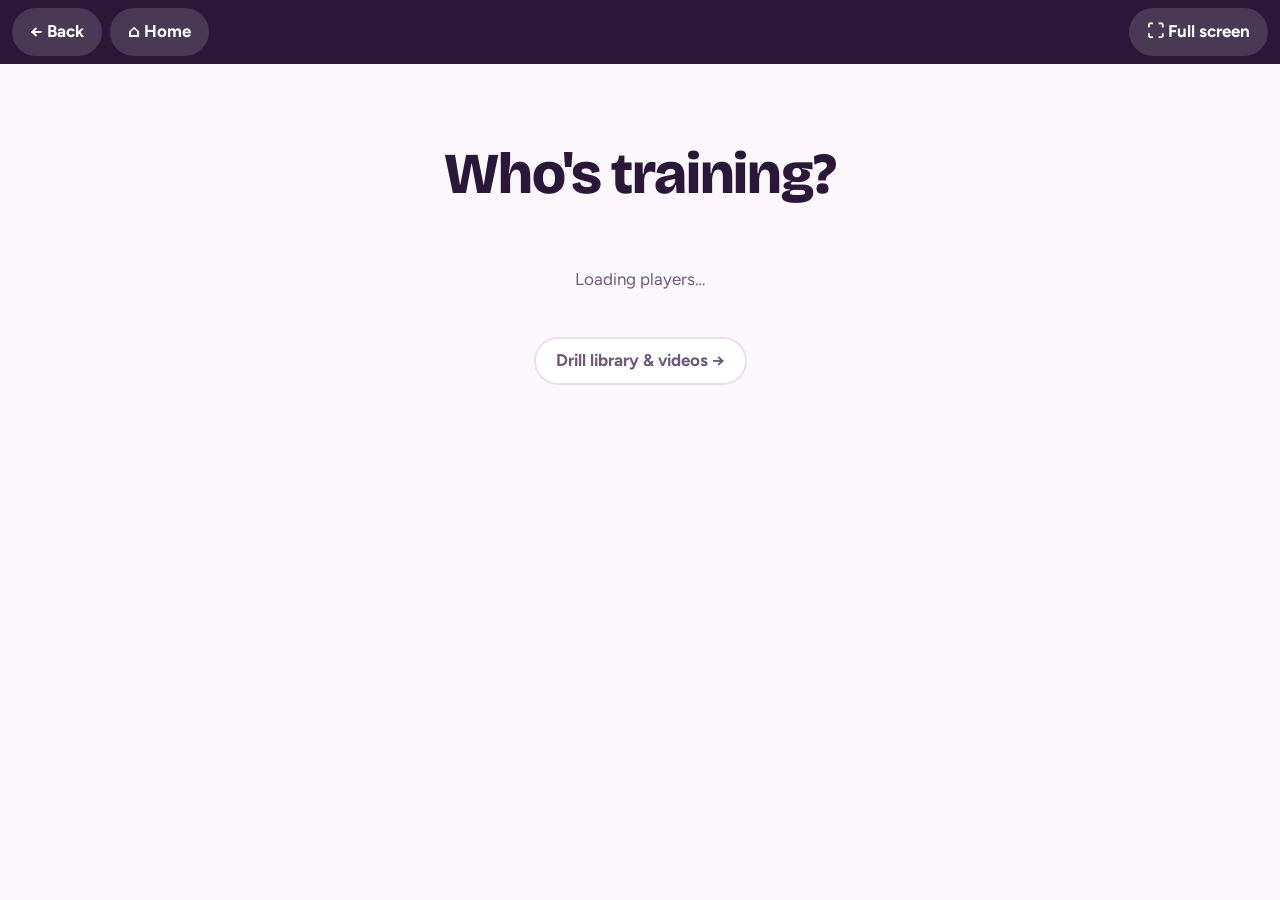
<file: index.html>
<!doctype html>
<html lang="en">
<head>
<meta charset="utf-8" />
<meta name="viewport" content="width=device-width, initial-scale=1, viewport-fit=cover" />
<title>Hoegh Training Hub</title>
<link rel="manifest" href="manifest.json" />
<meta name="apple-mobile-web-app-capable" content="yes" />
<meta name="apple-mobile-web-app-title" content="Training" />
<meta name="theme-color" content="#2B1838" />
<link rel="preconnect" href="https://fonts.googleapis.com" />
<link rel="preconnect" href="https://fonts.gstatic.com" crossorigin />
<link rel="stylesheet" href="https://fonts.googleapis.com/css2?family=Bricolage+Grotesque:opsz,wght@12..96,600;12..96,800&family=Figtree:wght@400;500;600;700&family=DM+Mono:wght@500&display=swap" />
<link rel="stylesheet" href="styles.css" />
</head>
<body>

<!-- Always-there navigation for phones, iPads and browsers. Hidden on the kitchen kiosk
     (?kiosk=1): its native pills do Back / Home / Exit and Nellie / Nash on every page. -->
<nav id="app-nav" class="app-nav" aria-label="Navigation">
  <button id="nav-back" class="nav-btn" type="button">&larr; Back</button>
  <button id="nav-home" class="nav-btn" type="button">&#8962; Home</button>
  <span id="nav-kids" class="nav-kids"></span>
  <span class="nav-spacer"></span>
  <button id="nav-fs" class="nav-btn" type="button" hidden>&#x26F6; Full screen</button>
</nav>

<div id="demo-banner" class="demo-banner" hidden>Preview mode: sample data, nothing is saved.</div>

<!-- PLAYER SELECT -->
<section id="view-select" class="view active">
  <h1 class="select-title">Who's training?</h1>
  <div id="player-grid" class="player-grid"></div>
  <p id="select-status" class="muted center">Loading players…</p>
  <p class="center"><a class="lib-link" href="drills/">Drill library &amp; videos &rarr;</a></p>
</section>

<!-- HUB -->
<section id="view-hub" class="view">
  <header class="hub-head">
    <div class="hub-title">
      <div id="hub-name" class="hub-name"></div>
      <div id="hub-date" class="muted"></div>
      <div id="kid-switch" class="kid-switch"></div>
    </div>
    <div class="today-pill"><b id="today-pts">0</b> achievements today</div>
    <!-- Big screens only: show a QR code so a kid can take their list along on a phone/tablet. -->
    <button id="btn-qr" class="qr-btn" type="button" aria-label="Open this list on your phone">
      <svg viewBox="0 0 24 24" aria-hidden="true"><rect x="6" y="2" width="12" height="20" rx="3"/><path d="M10.5 18.5h3"/></svg>
      <span>On my phone</span>
    </button>
  </header>

  <a id="knee-card" class="knee-card" href="knee/" hidden></a>
  <section id="cal-strip" class="cal-strip" hidden></section>

  <section class="prize-zone">
    <div class="prize-card prize-weekly">
      <div class="prize-top">
        <div>
          <div class="eyebrow">This week</div>
          <div id="weekly-prize" class="prize-name"></div>
        </div>
        <button id="btn-visual" class="btn-ghost small">Switch to thermometer</button>
      </div>
      <div id="weekly-visual" class="visual"></div>
      <div id="weekly-label" class="prize-label"></div>
    </div>
    <div class="prize-card prize-big">
      <div class="prize-top">
        <div>
          <div class="eyebrow">Big prize</div>
          <div id="big-prize" class="prize-name"></div>
        </div>
      </div>
      <div id="big-visual" class="visual small"></div>
      <div id="big-label" class="prize-label"></div>
    </div>
  </section>

  <section id="hill-card" class="hill-card" hidden></section>

  <nav id="track-tabs" class="track-tabs" role="tablist"></nav>

  <section id="track-body"></section>
</section>

<!-- VIDEO -->
<div id="video-overlay" class="overlay" hidden>
  <div class="video-card">
    <div id="video-slot" class="video-slot"></div>
    <button id="video-close" class="btn-primary">Close video</button>
  </div>
</div>

<!-- BOOM -->
<div id="boom-overlay" class="overlay boom" hidden>
  <div class="boom-card">
    <div id="boom-burst" class="boom-burst"></div>
    <div id="boom-title" class="boom-title">BOOM!</div>
    <div id="boom-prize" class="boom-prize"></div>
    <p class="boom-note">Show Dad to claim it.</p>
    <button id="boom-close" class="btn-primary">Awesome!</button>
  </div>
</div>

<!-- First-time drill feedback: minutes + difficulty, used to set point values later -->
<div id="fb-overlay" class="overlay" hidden>
  <div class="fb-card">
    <div class="fb-kicker">Nice work! Quick question</div>
    <h2 id="fb-title" class="fb-title"></h2>
    <p class="fb-q">How many minutes did it take?</p>
    <div id="fb-min" class="fb-opts"></div>
    <p class="fb-q">How hard was it? <span class="muted">1 = easy, 10 = really hard</span></p>
    <div id="fb-diff" class="fb-opts"></div>
    <div class="fb-actions">
      <button id="fb-skip" class="btn-ghost" type="button">Skip</button>
      <button id="fb-save" class="btn-primary" type="button" disabled>Save</button>
    </div>
  </div>
</div>

<!-- Scan to open this kid's list on a phone or tablet -->
<div id="qr-overlay" class="overlay" hidden>
  <div class="qr-card">
    <div class="fb-kicker">Take it with you</div>
    <h2 id="qr-title" class="fb-title"></h2>
    <div id="qr-code" class="qr-code" aria-hidden="true"></div>
    <p class="qr-help">Point your phone or tablet camera at the code, then tap the link.<br>Check-offs show up here too.</p>
    <button id="qr-close" class="btn-primary" type="button">Done</button>
  </div>
</div>

<canvas id="confetti" hidden></canvas>
<div id="toast" class="toast" hidden></div>

<script src="hubdata.js"></script>
<script src="app.js"></script>
</body>
</html>
</file>
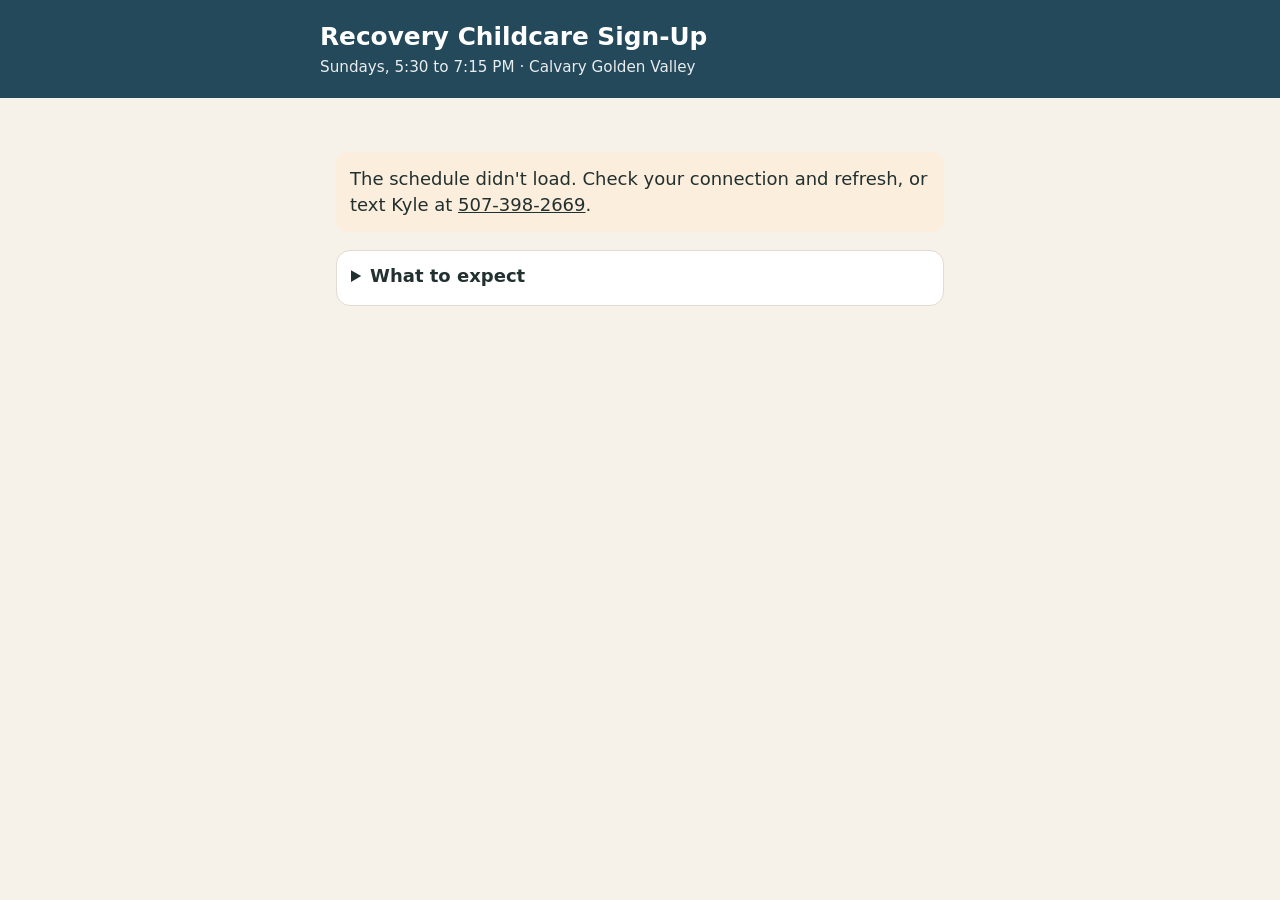
<file: childcare/index.html>
<!doctype html>
<html lang="en">
<head>
<meta charset="utf-8" />
<meta name="viewport" content="width=device-width, initial-scale=1, viewport-fit=cover" />
<title>Recovery Childcare Sign-Up</title>
<meta name="description" content="Sign up to help with Calvary Life Recovery childcare on Sunday evenings." />
<meta name="theme-color" content="#23495a" />
<style>
:root {
  --bg: #f6f2ea; --card: #ffffff; --ink: #22302f; --soft: #5d6a68; --line: #e2dcd0;
  --brand: #23495a; --brand-ink: #ffffff; --go: #1f7a53; --go-soft: #e3f3ea; --need: #a8561a; --need-soft: #fbeedd;
}
@media (prefers-color-scheme: dark) {
  :root {
    --bg: #14201f; --card: #1f2d2c; --ink: #eef3f1; --soft: #a9b7b4; --line: #34443f;
    --brand: #2c5c71; --brand-ink: #ffffff; --go: #3fae80; --go-soft: #1b3a2d; --need: #eaa368; --need-soft: #3b2b1c;
  }
}
* { box-sizing: border-box; }
html { -webkit-text-size-adjust: 100%; }
body { margin: 0; background: var(--bg); color: var(--ink); font: 18px/1.45 system-ui, -apple-system, "Segoe UI", Roboto, sans-serif; }
header { background: var(--brand); color: var(--brand-ink); padding: 22px 16px 20px; }
header h1 { margin: 0; font-size: 1.55rem; line-height: 1.2; }
header p { margin: 4px 0 0; opacity: .9; font-size: .95rem; }
main, header > div { max-width: 640px; margin: 0 auto; }
main { padding: 14px 16px 48px; }
.me { display: flex; justify-content: space-between; align-items: center; gap: 12px; font-size: .95rem; color: var(--soft); margin-bottom: 12px; min-height: 28px; }
.link { background: none; border: 0; padding: 6px 0; font: inherit; color: inherit; text-decoration: underline; cursor: pointer; }
h2 { font-size: 1.02rem; color: var(--soft); margin: 26px 0 10px; font-weight: 600; }
.day { background: var(--card); border: 1px solid var(--line); border-radius: 14px; padding: 14px; margin-bottom: 12px; }
.day.first { border: 2px solid var(--brand); }
.date { font-size: 1.22rem; font-weight: 700; margin: 0 0 2px; }
.first .date { font-size: 1.4rem; }
.when { font-size: .92rem; color: var(--soft); margin: 0 0 10px; }
.closed { color: var(--soft); margin: 4px 0 0; }
.slot { border-top: 1px solid var(--line); padding: 12px 0 2px; }
.slot-top { display: flex; justify-content: space-between; align-items: baseline; gap: 8px; flex-wrap: wrap; }
.slot-name { font-weight: 700; }
.slot-age { font-weight: 400; color: var(--soft); font-size: .9rem; }
.status { font-size: .84rem; font-weight: 600; padding: 2px 9px; border-radius: 99px; background: var(--need-soft); color: var(--need); white-space: nowrap; }
.status.ok { background: var(--go-soft); color: var(--go); }
.names { list-style: none; margin: 6px 0 10px; padding: 0; }
.names li { padding: 2px 0; }
.names .note { color: var(--soft); font-size: .92rem; }
.names .none { color: var(--soft); }
.x { background: none; border: 0; color: var(--need); font: inherit; cursor: pointer; padding: 0 6px; }
.btn { display: block; width: 100%; min-height: 50px; border-radius: 11px; border: 0; background: var(--go); color: #fff; font-family: inherit; font-size: 1.04rem; font-weight: 700; line-height: 1.2; cursor: pointer; padding: 10px; margin-bottom: 8px; }
.btn:disabled { opacity: .6; }
.in { background: var(--go-soft); color: var(--ink); border-radius: 11px; padding: 10px 12px; margin-bottom: 8px; }
.in strong { color: var(--go); }
.in-actions { display: flex; flex-wrap: wrap; gap: 4px 18px; font-size: .92rem; margin-top: 2px; }
.in-actions a { color: inherit; padding: 6px 0; }
details { background: var(--card); border: 1px solid var(--line); border-radius: 14px; padding: 12px 14px; margin-top: 18px; }
summary { font-weight: 700; cursor: pointer; min-height: 30px; }
details ul { padding-left: 20px; margin: 8px 0; }
details p { margin: 8px 0; }
a { color: inherit; }
dialog { border: 0; border-radius: 16px; padding: 20px; width: min(420px, calc(100vw - 32px)); background: var(--card); color: var(--ink); }
dialog::backdrop { background: rgba(0, 0, 0, .5); }
dialog h3 { margin: 0 0 4px; font-size: 1.2rem; }
dialog p { margin: 0 0 12px; color: var(--soft); font-size: .95rem; }
dialog input { width: 100%; font: inherit; padding: 12px; border-radius: 10px; border: 1px solid var(--soft); background: var(--bg); color: var(--ink); margin-bottom: 12px; }
.row { display: flex; gap: 10px; }
.row .btn { margin: 0; }
.btn.plain { background: var(--line); color: var(--ink); }
#toast { position: fixed; left: 50%; bottom: 18px; transform: translateX(-50%); width: min(600px, calc(100vw - 32px)); background: #16302a; color: #fff; padding: 12px 16px; border-radius: 12px; font-size: .98rem; z-index: 5; }
.msg { padding: 14px; border-radius: 12px; background: var(--need-soft); color: var(--ink); margin-bottom: 12px; }
</style>
</head>
<body>
<header><div>
  <h1>Recovery Childcare Sign-Up</h1>
  <p>Sundays, 5:30 to 7:15 PM &middot; Calvary Golden Valley</p>
</div></header>
<main>
  <div class="me" id="me"></div>
  <div id="list"><p>Loading the schedule&hellip;</p></div>
  <details>
    <summary>What to expect</summary>
    <p>Dinner is served at 5:00 PM and volunteers are welcome to join. Ideally we have at least 2 adults in each room, and the more the merrier.</p>
    <ul>
      <li><strong>5:30&ndash;5:40:</strong> Meet at the youth registration (slides) area. Check younger children in to the nursery, then circle up with the older kids and review the rules.</li>
      <li><strong>5:40&ndash;6:40:</strong> Playground (weather permitting) and/or gym.</li>
      <li><strong>6:40&ndash;7:00:</strong> Watch a show downstairs.</li>
      <li><strong>7:00&ndash;7:15:</strong> Play in the foosball room if there's time, otherwise the slides until pick-up.</li>
    </ul>
    <p><strong>Questions or new to volunteering?</strong> Contact Kyle Hoegh (<a href="sms:+15073982669">text 507-398-2669</a>, <a href="mailto:kyleedwardhoegh@gmail.com">email</a>) or Emily Reesnes, Calvary Kids Director (<a href="mailto:ereesnes@calvary.org">email</a>).</p>
  </details>
</main>

<dialog id="name-dialog">
  <form method="dialog" id="name-form">
    <h3>What's your name?</h3>
    <p>Just once. This phone or computer will remember it.</p>
    <input id="name-input" autocomplete="name" maxlength="60" placeholder="First and last name" required />
    <div class="row">
      <button class="btn plain" type="button" id="name-cancel">Cancel</button>
      <button class="btn" type="submit">Continue</button>
    </div>
  </form>
</dialog>
<dialog id="note-dialog">
  <form method="dialog" id="note-form">
    <h3>Add a note</h3>
    <p>For example, "Leaving at 6:45"</p>
    <input id="note-input" maxlength="80" />
    <div class="row">
      <button class="btn plain" type="button" id="note-cancel">Cancel</button>
      <button class="btn" type="submit">Save</button>
    </div>
  </form>
</dialog>
<div id="toast" hidden role="status"></div>

<script>
// Recovery Childcare sign-up (2026-11-02). No accounts on purpose: volunteers tap "I'm in"
// and their name is remembered on that device. Data: Supabase childcare_signups
// (supabase/childcare.sql). The weekly email draft reads the same table.
const SB_URL = "https://xfnxjkstiwnrshprnzsz.supabase.co";
const SB_KEY = "sb_publishable_cFFIRMpngL0aFzQ7SHe2eg_lpK7k9Jg";
const SLOTS = [
  { id: "Nursery", age: "Birth to Pre-K" },
  { id: "Big Kids", age: "K to 5th grade" },
];
const GOAL = 2;              // adults wanted per room
const WEEKS = 10;            // how far ahead to show
const REGULARS = { "Big Kids": ["Jake Breitbach"] };  // in every week unless they tap "can't make it"
const NO_CHILDCARE = {};     // "2026-12-27": "No childcare this week"
const ADMIN = new URLSearchParams(location.search).has("admin");  // Kyle: can remove anyone

const ls = {
  get(k) { try { return localStorage.getItem(k) || ""; } catch (e) { return ""; } },
  set(k, v) { try { localStorage.setItem(k, v); } catch (e) { /* private window: asks again next visit */ } },
};
let myName = ls.get("childcare.name");
let rows = {};   // id -> row
let pending = null;

const el = (id) => document.getElementById(id);
const esc = (s) => String(s).replace(/[&<>"']/g, (c) => ({ "&": "&amp;", "<": "&lt;", ">": "&gt;", '"': "&quot;", "'": "&#39;" }[c]));
const headers = (extra) => ({ apikey: SB_KEY, "Content-Type": "application/json", ...extra });
const idOf = (day, slot, name) => `${day}|${slot}|${name.trim().toLowerCase()}`;
const same = (a, b) => a.trim().toLowerCase() === b.trim().toLowerCase();

// Sundays in Minnesota time, starting with this coming one. Rolls over after pick-up.
function sundays() {
  const p = {};
  new Intl.DateTimeFormat("en-US", { timeZone: "America/Chicago", year: "numeric", month: "numeric", day: "numeric", weekday: "short", hour: "numeric", hourCycle: "h23" })
    .formatToParts(new Date()).forEach((x) => { p[x.type] = x.value; });
  const dow = ["Sun", "Mon", "Tue", "Wed", "Thu", "Fri", "Sat"].indexOf(p.weekday);
  const add = dow === 0 ? (Number(p.hour) >= 20 ? 7 : 0) : 7 - dow;
  const out = [];
  for (let i = 0; i < WEEKS; i++) {
    const d = new Date(Date.UTC(+p.year, +p.month - 1, +p.day + add + i * 7));
    out.push(d.toISOString().slice(0, 10));
  }
  return out;
}
const pretty = (day) => new Date(day + "T12:00:00Z").toLocaleDateString("en-US", { timeZone: "UTC", weekday: "long", month: "long", day: "numeric" });
const shortDay = (day) => new Date(day + "T12:00:00Z").toLocaleDateString("en-US", { timeZone: "UTC", month: "short", day: "numeric" });

function calendarLink(day, slot) {
  const d = day.replace(/-/g, "");
  const q = new URLSearchParams({ action: "TEMPLATE", text: `Recovery Childcare (${slot})`, dates: `${d}T173000/${d}T191500`, ctz: "America/Chicago", location: "Calvary, 7520 Golden Valley Rd, Golden Valley, MN 55427" });
  return `https://calendar.google.com/calendar/render?${q}`;
}

function roster(day, slot) {
  const people = [];
  (REGULARS[slot] || []).forEach((name) => {
    const r = rows[idOf(day, slot, name)];
    if (!r) people.push({ name, note: "" });
  });
  Object.values(rows).forEach((r) => {
    if (r.day === day && r.slot === slot && !r.removed) people.push({ name: r.name, note: r.note || "" });
  });
  return people;
}

function slotHtml(day, s) {
  const people = roster(day, s.id);
  const mine = myName && people.find((p) => same(p.name, myName));
  const left = Math.max(0, GOAL - people.length);
  const status = left ? `<span class="status">Needs ${left} more</span>` : `<span class="status ok">Covered, more welcome</span>`;
  const names = people.length
    ? people.map((p) => `<li>${esc(p.name)}${p.note ? ` <span class="note">(${esc(p.note)})</span>` : ""}${ADMIN ? ` <button class="x" data-act="remove" data-day="${day}" data-slot="${s.id}" data-name="${esc(p.name)}" aria-label="Remove ${esc(p.name)}">&times;</button>` : ""}</li>`).join("")
    : `<li class="none">Nobody yet</li>`;
  const action = mine
    ? `<div class="in"><strong>&#10003; You're in. Thank you!</strong>
         <div class="in-actions">
           <a href="${esc(calendarLink(day, s.id))}" target="_blank" rel="noopener">Add to my calendar</a>
           <button class="link" data-act="note" data-day="${day}" data-slot="${s.id}">${mine.note ? "Change note" : "Add a note"}</button>
           <button class="link" data-act="out" data-day="${day}" data-slot="${s.id}">I can't make it</button>
         </div></div>`
    : `<button class="btn" data-act="in" data-day="${day}" data-slot="${s.id}">I'm in for ${s.id}</button>`;
  return `<div class="slot">
    <div class="slot-top"><span class="slot-name">${s.id} <span class="slot-age">${s.age}</span></span>${status}</div>
    <ul class="names">${names}</ul>
    ${action}
  </div>`;
}

function dayHtml(day, i) {
  const closed = NO_CHILDCARE[day];
  return `<section class="day ${i === 0 ? "first" : ""}">
    <p class="date">${i === 0 ? "This Sunday, " : ""}${esc(pretty(day).replace(/^Sunday, /, ""))}</p>
    ${closed ? `<p class="closed">${esc(closed)}</p>` : `<p class="when">5:30 to 7:15 PM</p>${SLOTS.map((s) => slotHtml(day, s)).join("")}`}
  </section>`;
}

function render() {
  const days = sundays();
  el("me").innerHTML = myName
    ? `<span>Signing up as <strong>${esc(myName)}</strong></span><button class="link" data-act="rename">Not you?</button>`
    : `<span>Tap "I'm in" on any Sunday. No account needed.</span>`;
  el("list").innerHTML = dayHtml(days[0], 0) + `<h2>Coming up</h2>` + days.slice(1).map((d) => dayHtml(d, d)).join("");
}

async function load() {
  const days = sundays();
  const r = await fetch(`${SB_URL}/rest/v1/childcare_signups?select=*&day=gte.${days[0]}&day=lte.${days[days.length - 1]}`, { headers: headers() });
  if (!r.ok) throw new Error("load " + r.status);
  const next = {};
  (await r.json()).forEach((row) => { next[row.id] = row; });
  rows = next;
}

async function save(row) {
  const before = rows[row.id];
  rows[row.id] = row;
  render();
  try {
    const r = await fetch(`${SB_URL}/rest/v1/childcare_signups`, { method: "POST", headers: headers({ Prefer: "resolution=merge-duplicates,return=minimal" }), body: JSON.stringify([row]) });
    if (!r.ok) throw new Error("save " + r.status);
    return true;
  } catch (e) {
    if (before) rows[row.id] = before; else delete rows[row.id];
    render();
    toast("That didn't save. Please try again, or text Kyle at 507-398-2669.");
    return false;
  }
}
const rowFor = (day, slot, name, fields) => ({ id: idOf(day, slot, name), day, slot, name: name.trim(), note: (rows[idOf(day, slot, name)] || {}).note || null, removed: false, ...fields });

async function signUp(day, slot) {
  if (await save(rowFor(day, slot, myName))) toast(`Thanks, ${myName.split(" ")[0]}! You're in for ${slot} on ${shortDay(day)}.`);
}
async function drop(day, slot, name) {
  if (await save(rowFor(day, slot, name, { removed: true, note: null }))) toast(`${name} is off ${slot} for ${shortDay(day)}.`);
}

let toastTimer;
function toast(text) {
  const t = el("toast");
  t.textContent = text;
  t.hidden = false;
  clearTimeout(toastTimer);
  toastTimer = setTimeout(() => { t.hidden = true; }, 4500);
}

document.addEventListener("click", (e) => {
  const b = e.target.closest("[data-act]");
  if (!b) return;
  const { act, day, slot, name } = b.dataset;
  if (act === "in") {
    if (myName) signUp(day, slot);
    else { pending = { day, slot }; el("name-input").value = ""; el("name-dialog").showModal(); }
  } else if (act === "out") drop(day, slot, myName);
  else if (act === "remove") drop(day, slot, name);
  else if (act === "rename") { pending = null; el("name-input").value = myName; el("name-dialog").showModal(); }
  else if (act === "note") {
    pending = { day, slot };
    el("note-input").value = (rows[idOf(day, slot, myName)] || {}).note || "";
    el("note-dialog").showModal();
  }
});
el("name-cancel").onclick = () => el("name-dialog").close();
el("note-cancel").onclick = () => el("note-dialog").close();
el("name-form").addEventListener("submit", () => {
  const v = el("name-input").value.trim();
  if (!v) return;
  myName = v;
  ls.set("childcare.name", v);
  render();
  if (pending) signUp(pending.day, pending.slot);
  pending = null;
});
el("note-form").addEventListener("submit", () => {
  if (pending) save(rowFor(pending.day, pending.slot, myName, { note: el("note-input").value.trim() || null }));
  pending = null;
});

async function refresh(first) {
  try {
    await load();
    render();
  } catch (e) {
    if (first) el("list").innerHTML = `<div class="msg">The schedule didn't load. Check your connection and refresh, or text Kyle at <a href="sms:+15073982669">507-398-2669</a>.</div>`;
  }
}
refresh(true);
// Stay current when someone comes back to the page, without redrawing over an open dialog.
document.addEventListener("visibilitychange", () => {
  if (!document.hidden && !document.querySelector("dialog[open]")) refresh(false);
});
</script>
</body>
</html>
</file>
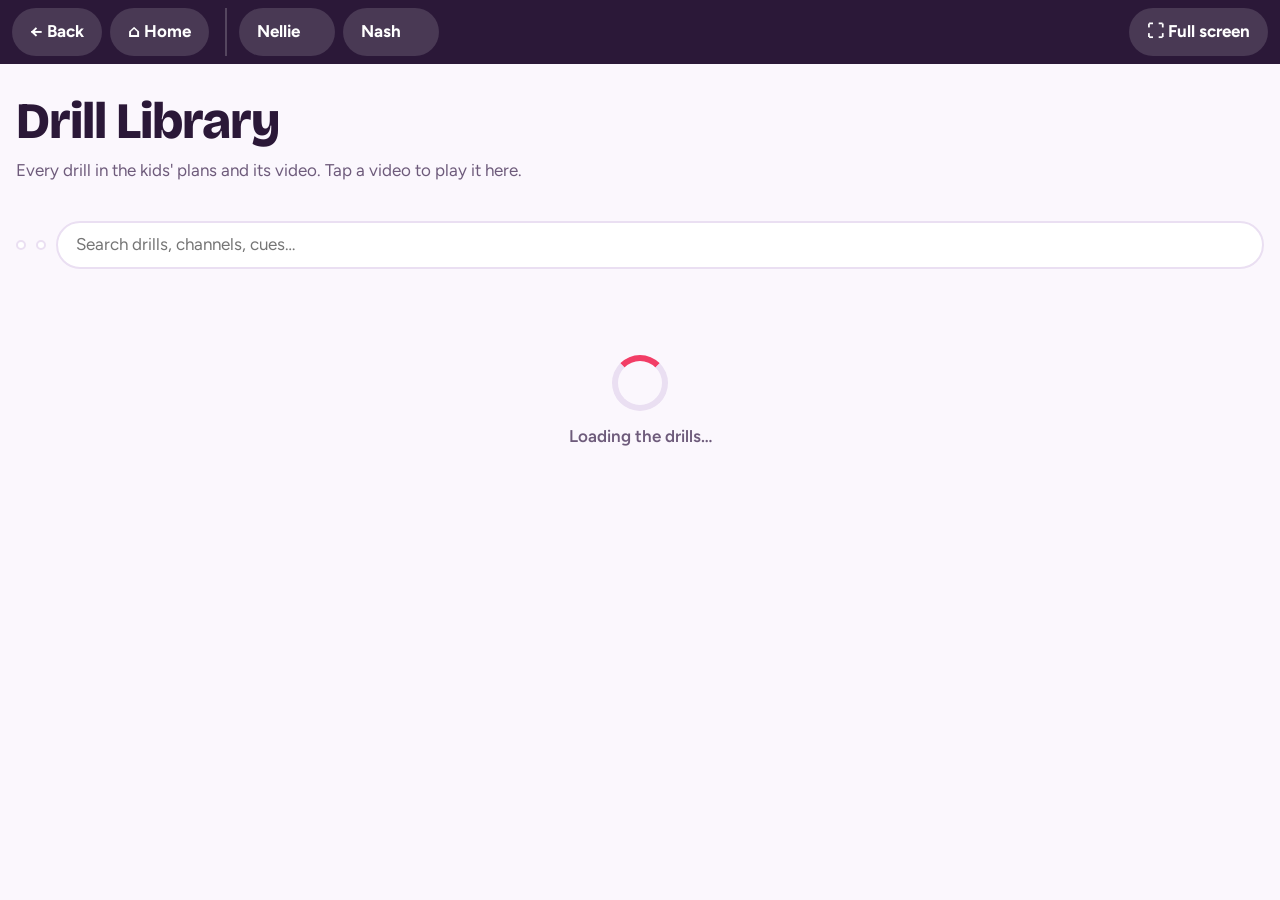
<file: drills/index.html>
<!doctype html>
<html lang="en">
<head>
<meta charset="utf-8" />
<meta name="viewport" content="width=device-width, initial-scale=1, viewport-fit=cover" />
<title>Drill Library</title>
<meta name="theme-color" content="#2B1838" />
<link rel="preconnect" href="https://fonts.googleapis.com" />
<link rel="preconnect" href="https://fonts.gstatic.com" crossorigin />
<link rel="stylesheet" href="https://fonts.googleapis.com/css2?family=Bricolage+Grotesque:opsz,wght@12..96,600;12..96,800&family=Figtree:wght@400;500;600;700&family=DM+Mono:wght@500&display=swap" />
<link rel="stylesheet" href="../styles.css" />
<link rel="stylesheet" href="drills.css" />
</head>
<body>

<!-- Always-there navigation (on the kitchen kiosk only the Nellie / Nash buttons show). -->
<nav class="app-nav" aria-label="Navigation">
  <button id="nav-back" class="nav-btn" type="button">&larr; Back</button>
  <a class="nav-btn" id="nav-home" href="../">&#8962; Home</a>
  <span class="nav-kids">
    <a class="nav-btn nav-kid" data-kid="Nellie" href="../?open=Nellie">Nellie</a>
    <a class="nav-btn nav-kid" data-kid="Nash" href="../?open=Nash">Nash</a>
  </span>
  <span class="nav-spacer"></span>
  <button id="nav-fs" class="nav-btn" type="button" hidden>&#x26F6; Full screen</button>
</nav>

<main class="lib">
  <header class="lib-head">
    <h1>Drill Library</h1>
    <p class="muted">Every drill in the kids' plans and its video. Tap a video to play it here.</p>
  </header>

  <section id="stats" class="stats" aria-label="Video status"></section>

  <section class="filters" aria-label="Filters">
    <div class="seg" id="f-track" role="group" aria-label="Track"></div>
    <div class="seg" id="f-kid" role="group" aria-label="Player"></div>
    <input id="f-q" class="search" type="search" placeholder="Search drills, channels, cues…" autocomplete="off" />
  </section>

  <nav id="cats" class="cats" aria-label="Categories"></nav>

  <div id="list"><div class="lib-empty"><div class="spinner" aria-hidden="true"></div>Loading the drills…</div></div>
</main>

<div id="toast" class="toast" hidden></div>
<script src="../hubdata.js"></script>
<script src="drills.js"></script>
</body>
</html>
</file>
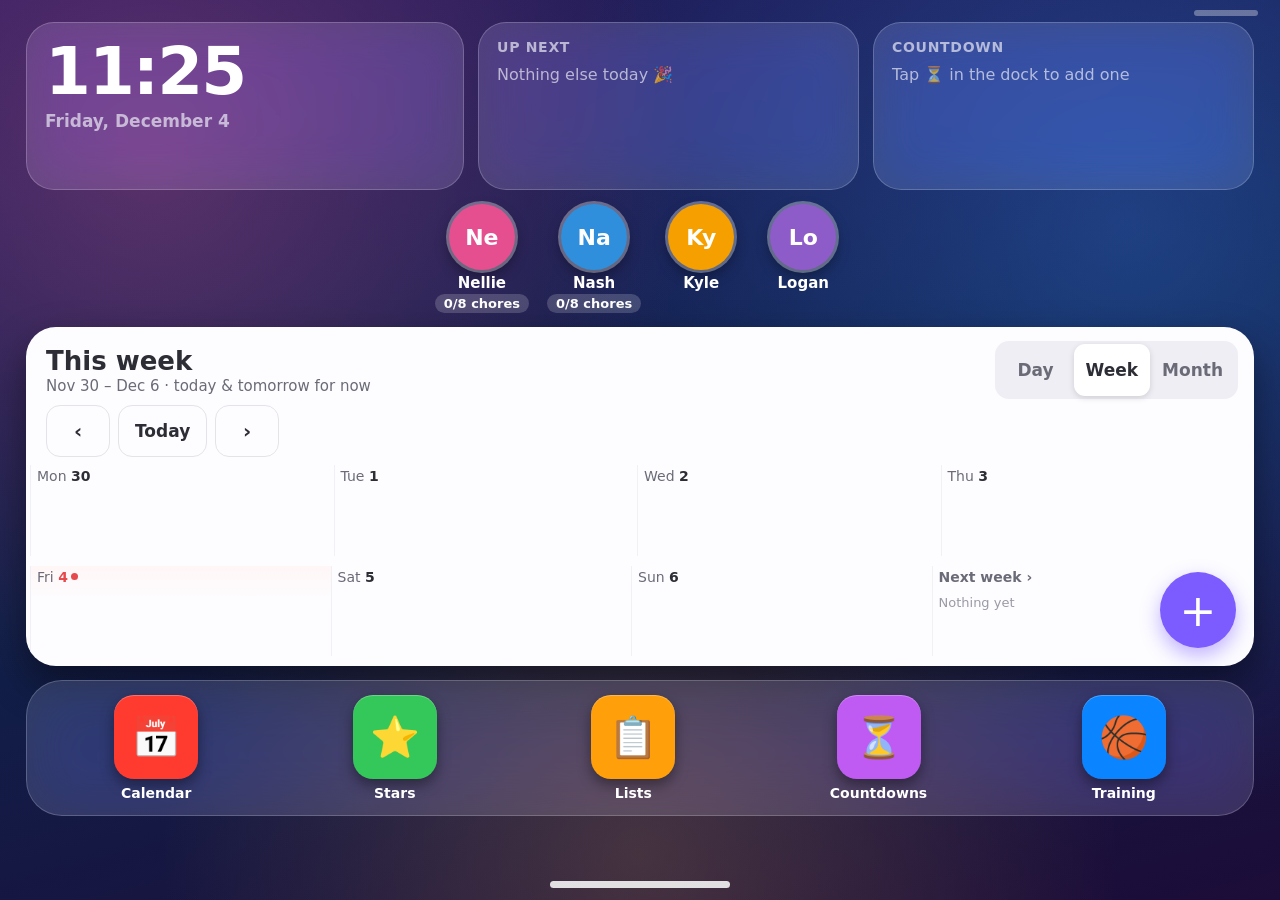
<file: hub/index.html>
<!doctype html>
<html lang="en">
<head>
<meta charset="utf-8">
<meta name="viewport" content="width=device-width, initial-scale=1, maximum-scale=1, user-scalable=no, viewport-fit=cover">
<meta name="apple-mobile-web-app-capable" content="yes">
<meta name="apple-mobile-web-app-status-bar-style" content="black-translucent">
<meta name="apple-mobile-web-app-title" content="Hoegh Hub">
<meta name="theme-color" content="#1b1440">
<title>Hoegh Home Hub</title>
<link rel="stylesheet" href="hub.css">
<link rel="stylesheet" href="kids.css">
<link rel="stylesheet" href="train.css">
</head>
<body>
<div class="wall"></div>

<main id="home">
  <!-- glance widgets (nothing to tap up here) -->
  <section class="widgets">
    <div class="wid wid-clock"><b id="clock">--:--</b><small id="date"></small><span id="wx" class="wx"></span></div>
    <div class="wid wid-next"><small>UP NEXT</small><div id="upnext"></div></div>
    <div class="wid wid-count"><small>COUNTDOWN</small><div id="countdown"></div></div>
  </section>
  <div class="banners" id="banners"></div>

  <!-- people: tap to show only their stuff (tap again for everyone) -->
  <nav class="people" id="people"></nav>

  <!-- the Skylight-style calendar card -->
  <section class="cal" id="cal">
    <header class="cal-head">
      <div class="cal-title"><b id="cal-title">This week</b><small id="cal-sub"></small></div>
      <div class="seg" id="view-seg"><button data-v="day">Day</button><button data-v="week" class="on">Week</button><button data-v="month">Month</button></div>
    </header>
    <div class="cal-nav"><button id="prev">‹</button><button id="today">Today</button><button id="next">›</button></div>
    <div class="cal-body" id="cal-body"></div>
    <button class="fab" id="add" aria-label="Add an event">+</button>
  </section>

  <nav class="dock">
    <button class="app" data-app="calendar"><span style="--c:#ff3b30">📅</span><em>Calendar</em></button>
    <button class="app" data-app="stars"><span style="--c:#34c759">⭐</span><em>Stars</em></button>
    <button class="app" data-app="soon" data-what="Lists"><span style="--c:#ff9f0a">📋</span><em>Lists</em></button>
    <button class="app" data-app="countdowns"><span style="--c:#bf5af2">⏳</span><em>Countdowns</em></button>
    <button class="app" data-app="training"><span style="--c:#0a84ff">🏀</span><em>Training</em></button>
  </nav>
</main>

<!-- add an event: voice first -->
<section class="sheet" id="sheet-add" hidden>
  <div class="sheet-card">
    <div class="grab"></div>
    <h2>New event</h2>
    <button class="mic" id="mic"><span class="micdot">🎤</span><b id="mic-label">Tap and say it, like "Nash practice Tuesday at 6"</b></button>
    <div class="typed" id="ev-title" contenteditable="true" spellcheck="false" data-ph="What is it?"></div>
    <div class="label">Who</div>
    <div class="chips" id="ev-who"></div>
    <div class="label">Day</div>
    <div class="chips scroll" id="ev-day"></div>
    <div class="label">Time</div>
    <div class="chips scroll" id="ev-time"></div>
    <div class="label">How long</div>
    <div class="chips" id="ev-len"></div>
    <div class="sheet-row"><button class="btn" id="add-cancel">Cancel</button><button class="btn go" id="add-save">Add to calendar</button></div>
  </div>
</section>

<!-- countdowns -->
<section class="sheet" id="sheet-count" hidden>
  <div class="sheet-card">
    <div class="grab"></div>
    <h2>Countdowns</h2>
    <div id="count-list" class="count-list"></div>
    <div class="label">Add one</div>
    <div class="typed" id="cd-title" contenteditable="true" spellcheck="false" data-ph="Christmas, Florida trip, tournament…"></div>
    <div class="label">When</div>
    <input type="date" id="cd-day" class="date-in">
    <div class="sheet-row"><button class="btn" id="cd-close">Done</button><button class="btn go" id="cd-save">Add countdown</button></div>
  </div>
</section>

<!-- event details -->
<section class="sheet" id="sheet-ev" hidden>
  <div class="sheet-card"><div class="grab"></div><div id="ev-detail"></div>
    <div class="sheet-row"><button class="btn" id="ev-close">Close</button></div></div>
</section>

<!-- iPhone-style chrome -->
<div class="cc-cue"></div>
<div class="cc" id="cc" hidden>
  <div class="cc-panel">
    <button class="cc-tile" data-cc="home"><span>🏠</span>Home</button>
    <button class="cc-tile" data-cc="add"><span>➕</span>Add event</button>
    <button class="cc-tile" data-cc="stars"><span>⭐</span>Stars & chores</button>
    <button class="cc-tile" data-cc="training"><span>🏀</span>Training</button>
    <button class="cc-tile" data-cc="ideas"><span>💡</span>Idea board</button>
    <button class="cc-tile" data-cc="chorequiz"><span>🧹</span>Chore quiz</button>
    <button class="cc-tile" data-cc="starsquiz"><span>🎟️</span>Stars quiz</button>
    <button class="cc-tile" data-cc="checkinquiz"><span>🎡</span>Check-in quiz</button>
    <button class="cc-tile" data-cc="trainingquiz"><span>🏅</span>Training quiz</button>
    <button class="cc-tile" data-cc="kitchenquiz"><span>🛒</span>Kitchen quiz</button>
    <button class="cc-tile" data-cc="react"><span>⚡</span>Reaction Wall</button>
    <button class="cc-tile" data-cc="tour"><span>🎬</span>How it works</button>
    <button class="cc-tile" data-cc="reload"><span>🔄</span>Refresh</button>
    <button class="cc-tile danger kiosk-only" id="cc-exit"><span class="ring">⏻</span>Hold to close</button>
  </div>
  <p class="cc-hint">Swipe up or tap outside to close</p>
</div>
<div class="sleep" id="sleep" hidden><b id="sleep-clock"></b><small>Good night · tap to wake</small></div>
<div class="homebar" id="homebar"><span></span></div>
<div class="toast" id="toast"></div>

<script src="../hubdata.js"></script>
<script src="hub.js"></script>
<script src="kids.js"></script>
<script src="train.js"></script>
</body>
</html>
</file>
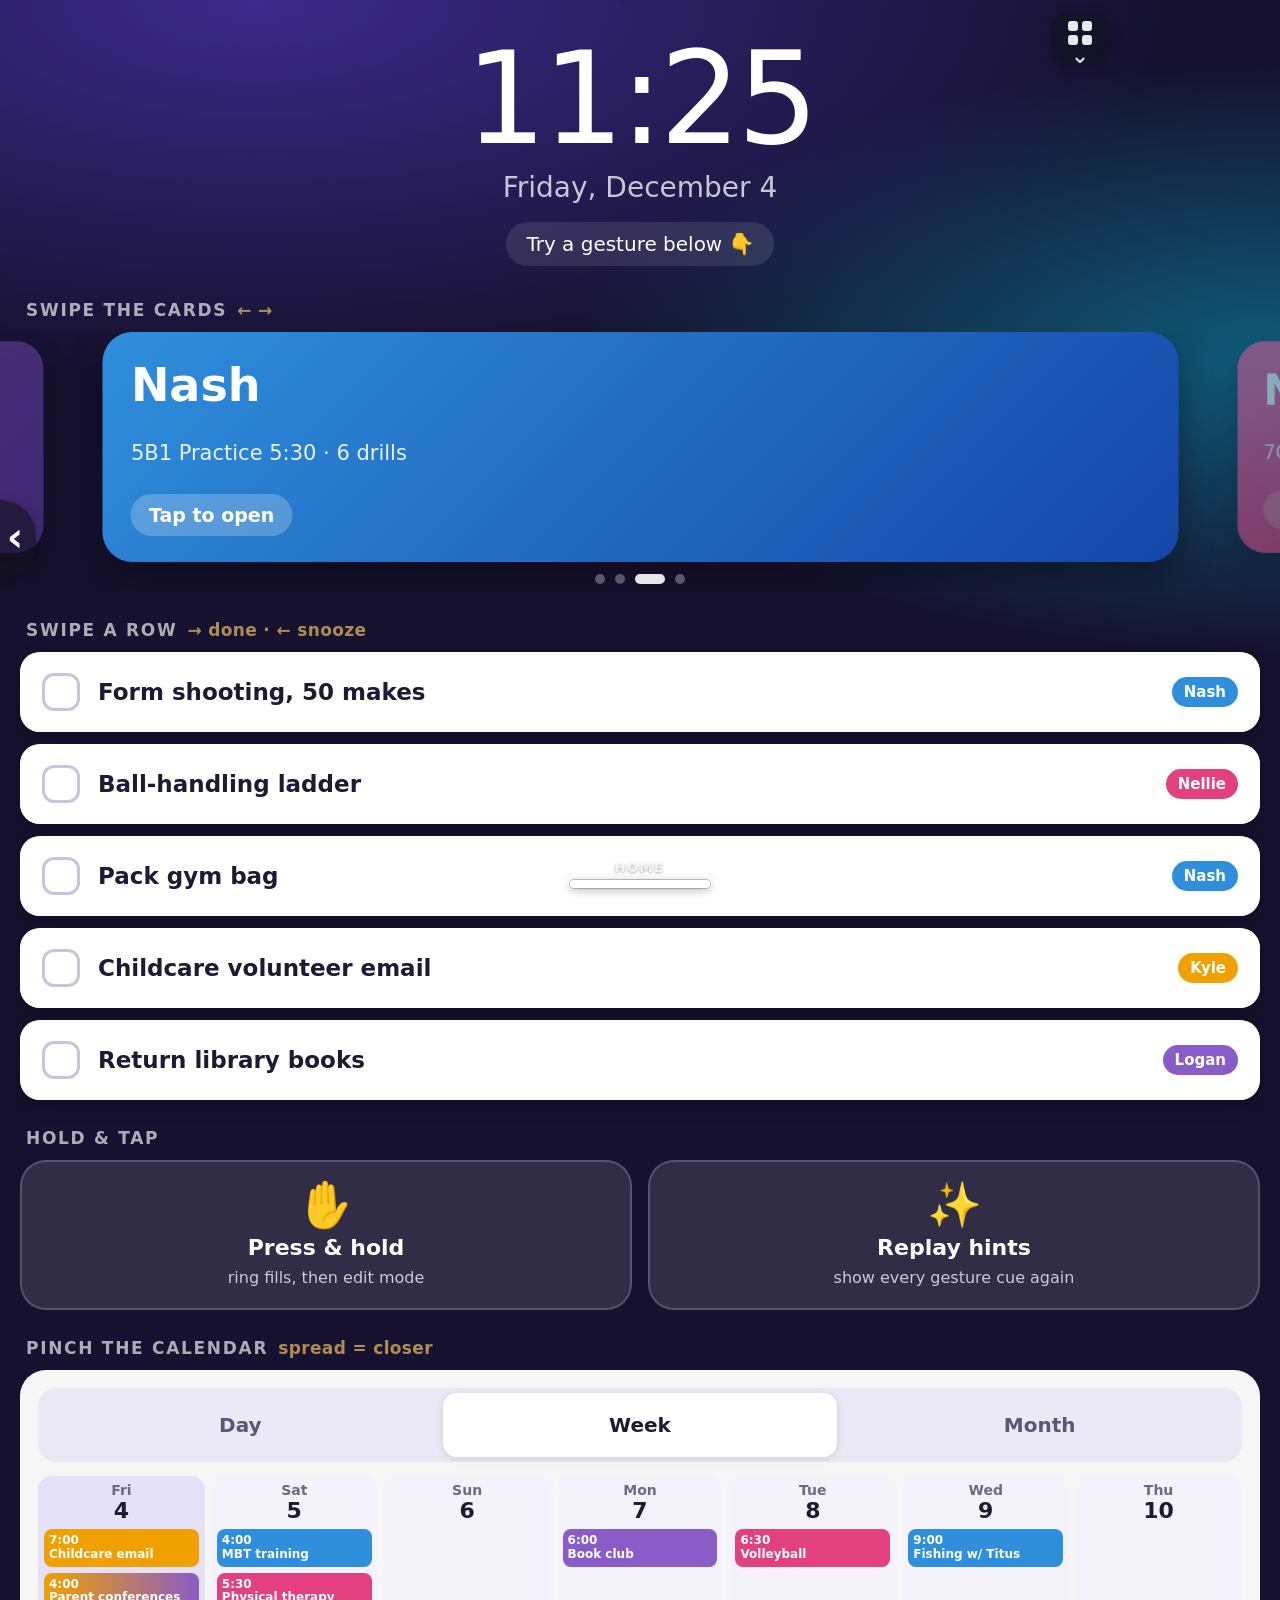
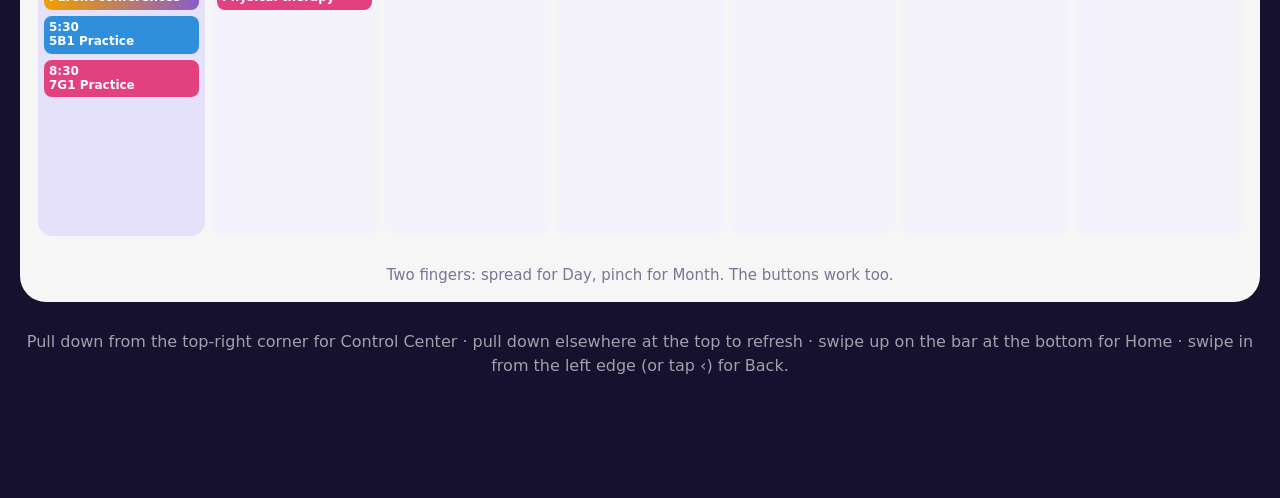
<file: kit/index.html>
<!doctype html>
<html lang="en">
<head>
<meta charset="utf-8" />
<meta name="viewport" content="width=device-width, initial-scale=1, viewport-fit=cover" />
<title>Gesture Kit · Home Hub</title>
<meta name="theme-color" content="#1b1440" />
<link rel="stylesheet" href="touch.css" />
<style>
/* Demo of the shared gesture kit. Portrait first: 720x1280 CSS px on the kitchen Elo. */
* { box-sizing: border-box; }
/* Until the AHK pills are retired, their Back pill covers the top-right corner: park the Control Center pill left of it. */
:root { --ht-cc-inset: 170px; }
html, body { margin: 0; }
body { min-height: 100vh; color: #fff; font-family: system-ui, -apple-system, "Segoe UI", sans-serif;
  background: radial-gradient(120% 70% at 20% 0%, #3b2a8a 0%, transparent 60%),
              radial-gradient(100% 60% at 100% 40%, #0f5c7a 0%, transparent 55%), #15112e; background-attachment: fixed;
  padding: 0 0 120px; }

/* Glance zone: nothing to tap up here */
.glance { height: 30vh; min-height: 300px; display: flex; flex-direction: column; justify-content: center; align-items: center; text-align: center; padding: 24px; }
#clock { font-size: 128px; font-weight: 200; line-height: 1; letter-spacing: -.03em; font-variant-numeric: tabular-nums; }
#date { font-size: 28px; opacity: .75; margin-top: 8px; }
#said { margin-top: 18px; font-size: 20px; padding: 10px 20px; border-radius: 999px; background: rgba(255,255,255,.1); min-height: 44px; transition: background .3s; }
#said.flash { background: rgba(47,196,122,.45); }

section { margin: 0 20px 28px; }
h2 { margin: 0 0 12px 6px; font-size: 17px; letter-spacing: .1em; text-transform: uppercase; opacity: .65; font-weight: 700; display: flex; align-items: center; gap: 10px; }
h2 b { font-weight: 800; opacity: 1; color: #ffd166; letter-spacing: .02em; text-transform: none; font-size: 17px; }

/* Person cards */
.stack { margin: 0 -20px; }
.person { height: 230px; border-radius: 30px; padding: 26px 28px; display: flex; flex-direction: column; justify-content: space-between; box-shadow: 0 14px 34px rgba(0,0,0,.35); }
.person .name { font-size: 46px; font-weight: 800; }
.person .sub { font-size: 21px; opacity: .9; }
.person .pill { align-self: flex-start; background: rgba(255,255,255,.22); border-radius: 999px; padding: 10px 18px; font-weight: 700; font-size: 19px; }
.kyle { background: linear-gradient(135deg, #f7a400, #e2701b); }
.logan { background: linear-gradient(135deg, #9b6bd3, #6a3fb5); }
.nash { background: linear-gradient(135deg, #2f8fdc, #1546a8); }
.nellie { background: linear-gradient(135deg, #f25b97, #c2185b); }

/* Checklist rows */
.rows { margin: 0; display: flex; flex-direction: column; gap: 12px; }
.rows li { background: rgba(255,255,255,.96); color: #1d1a33; border-radius: 20px; min-height: 80px; box-shadow: 0 6px 18px rgba(0,0,0,.18); }
.rows .ht-row-face { display: flex; align-items: center; gap: 18px; padding: 0 22px; min-height: 80px; font-size: 23px; font-weight: 650; }
.rows .box { width: 38px; height: 38px; border-radius: 12px; border: 3px solid #c9c4de; flex: none; display: grid; place-items: center; font-size: 24px; color: transparent; transition: all .25s var(--ht-spring); }
.rows .is-done .box { background: var(--ht-done); border-color: var(--ht-done); color: #fff; transform: rotate(-8deg) scale(1.08); }
.rows .is-done .txt { text-decoration: line-through; text-decoration-thickness: 3px; }
.rows .who { margin-left: auto; font-size: 15px; font-weight: 800; padding: 6px 12px; border-radius: 999px; color: #fff; }
.who.nash { background: #2f8fdc; } .who.nellie { background: #e2407f; } .who.kyle { background: #f0a000; } .who.logan { background: #8a5cc8; }

/* Long-press + hints row */
.duo { display: grid; grid-template-columns: 1fr 1fr; gap: 16px; }
.tile { min-height: 150px; border-radius: 26px; background: rgba(255,255,255,.12); border: 2px solid rgba(255,255,255,.18); color: #fff; font: inherit; font-size: 22px; font-weight: 750; display: flex; flex-direction: column; align-items: center; justify-content: center; gap: 8px; text-align: center; padding: 16px; cursor: pointer; transition: transform .3s var(--ht-spring), background .3s; }
.tile small { font-size: 16px; font-weight: 500; opacity: .75; }
.tile .big { font-size: 44px; line-height: 1; }
.tile:active { transform: scale(.96); }
.tile.edit { background: rgba(255,209,102,.3); border-color: #ffd166; }

/* Calendar */
.cal { background: rgba(255,255,255,.96); color: #1d1a33; border-radius: 26px; padding: 18px; overflow: hidden; }
.seg { display: flex; background: #ece9f6; border-radius: 18px; padding: 5px; gap: 5px; margin-bottom: 14px; }
.seg button { flex: 1; min-height: 64px; border: 0; border-radius: 14px; background: transparent; font: inherit; font-size: 20px; font-weight: 750; color: #5b5675; cursor: pointer; transition: background .25s, color .25s; }
.seg button.on { background: #fff; color: #1d1a33; box-shadow: 0 2px 8px rgba(0,0,0,.12); }
.calbody { min-height: 380px; }
.calhint { text-align: center; font-size: 15px; color: #7a7594; margin-top: 10px; }
.month { display: grid; grid-template-columns: repeat(7, 1fr); gap: 6px; }
.month .dow { text-align: center; font-size: 14px; font-weight: 800; color: #8a85a3; padding-bottom: 4px; }
.month .d { aspect-ratio: 1 / 1; border-radius: 12px; background: #f4f2fa; padding: 6px; font-size: 16px; font-weight: 700; position: relative; }
.month .d.today { background: #1d1a33; color: #fff; }
.month .d.out { opacity: .35; }
.month .dots { position: absolute; left: 6px; bottom: 6px; display: flex; gap: 3px; }
.month .dots i { width: 8px; height: 8px; border-radius: 50%; }
.week { display: grid; grid-template-columns: repeat(7, 1fr); gap: 6px; }
.week .col { background: #f4f2fa; border-radius: 14px; min-height: 360px; padding: 6px; display: flex; flex-direction: column; gap: 6px; }
.week .col.today { background: #e6e1fa; }
.week .hd { text-align: center; font-size: 14px; font-weight: 800; color: #6d6888; }
.week .hd b { display: block; font-size: 22px; color: #1d1a33; }
.week .ev { border-radius: 8px; padding: 5px 5px; font-size: 12px; font-weight: 700; color: #fff; line-height: 1.15; }
.day .slot { display: flex; gap: 14px; align-items: stretch; min-height: 58px; border-top: 1px solid #ece9f6; }
.day .hr { width: 70px; font-size: 16px; color: #8a85a3; font-weight: 700; padding-top: 6px; }
.day .ev { flex: 1; margin: 5px 0; border-radius: 14px; padding: 10px 16px; font-size: 20px; font-weight: 750; color: #fff; display: flex; justify-content: space-between; align-items: center; }
.c-nash { background: #2f8fdc; } .c-nellie { background: #e2407f; } .c-kyle { background: #f0a000; } .c-logan { background: #8a5cc8; } .c-both { background: linear-gradient(90deg, #f0a000, #8a5cc8); }

.foot { text-align: center; opacity: .6; font-size: 16px; margin: 10px 20px 0; line-height: 1.5; }
</style>
</head>
<body>
<div class="glance">
  <div id="clock">--:--</div>
  <div id="date"></div>
  <div id="said">Try a gesture below 👇</div>
</div>

<section>
  <h2>Swipe the cards <b>← →</b></h2>
  <div class="stack" id="people">
    <article class="person kyle"><div class="name">Kyle</div><div class="sub">Practice plan · 2 things today</div><span class="pill">Tap to open</span></article>
    <article class="person logan"><div class="name">Logan</div><div class="sub">Parent conferences 4:00</div><span class="pill">Tap to open</span></article>
    <article class="person nash"><div class="name">Nash</div><div class="sub">5B1 Practice 5:30 · 6 drills</div><span class="pill">Tap to open</span></article>
    <article class="person nellie"><div class="name">Nellie</div><div class="sub">7G1 Practice 8:30 · 8 drills</div><span class="pill">Tap to open</span></article>
  </div>
</section>

<section>
  <h2>Swipe a row <b>→ done · ← snooze</b></h2>
  <ul class="rows" id="todo">
    <li><span class="box">✓</span><span class="txt">Form shooting, 50 makes</span><span class="who nash">Nash</span></li>
    <li><span class="box">✓</span><span class="txt">Ball-handling ladder</span><span class="who nellie">Nellie</span></li>
    <li><span class="box">✓</span><span class="txt">Pack gym bag</span><span class="who nash">Nash</span></li>
    <li><span class="box">✓</span><span class="txt">Childcare volunteer email</span><span class="who kyle">Kyle</span></li>
    <li><span class="box">✓</span><span class="txt">Return library books</span><span class="who logan">Logan</span></li>
  </ul>
</section>

<section>
  <h2>Hold &amp; tap</h2>
  <div class="duo">
    <button class="tile" id="hold" type="button"><span class="big">✋</span>Press &amp; hold<small>ring fills, then edit mode</small></button>
    <button class="tile" id="hints" type="button"><span class="big">✨</span>Replay hints<small>show every gesture cue again</small></button>
  </div>
</section>

<section>
  <h2>Pinch the calendar <b>spread = closer</b></h2>
  <div class="cal" id="cal">
    <div class="seg" id="seg"><button data-l="day">Day</button><button data-l="week">Week</button><button data-l="month">Month</button></div>
    <div id="calzoom"><div class="calbody" id="calbody"></div></div>
    <div class="calhint">Two fingers: spread for Day, pinch for Month. The buttons work too.</div>
  </div>
</section>

<p class="foot">Pull down from the top-right corner for Control Center · pull down elsewhere at the top to refresh · swipe up on the bar at the bottom for Home · swipe in from the left edge (or tap ‹) for Back.</p>

<script src="touch.js"></script>
<script>
const HT = window.HubTouch;
HT.kioskMode();
HT.nav({ href: 'https://home-hub-dashboard.vercel.app/' });

const said = document.getElementById('said');
function say(t) { said.textContent = t; said.classList.remove('flash'); void said.offsetWidth; said.classList.add('flash'); setTimeout(() => said.classList.remove('flash'), 600); }

// Clock (glance zone)
function tick() {
  const d = new Date();
  document.getElementById('clock').textContent = d.toLocaleTimeString([], { hour: 'numeric', minute: '2-digit' }).replace(/\s?[AP]M/i, '');
  document.getElementById('date').textContent = d.toLocaleDateString([], { weekday: 'long', month: 'long', day: 'numeric' });
}
tick(); setInterval(tick, 10000);

// Person cards
const names = ['Kyle', 'Logan', 'Nash', 'Nellie'];
HT.swipeStack(document.getElementById('people'), { start: 2, onChange: (i) => say('Swiped to ' + names[i]) });
document.getElementById('people').addEventListener('click', (e) => { if (e.target.closest('.ht-card.is-active')) say('Tapped ' + e.target.closest('.ht-card').querySelector('.name').textContent + ' → would open their board'); });

// Checklist
HT.swipeRows(document.getElementById('todo'), {
  right: { label: 'Done', icon: '✓', mode: 'done' },
  left: { label: 'Snoozed', icon: '⏰', mode: 'remove' },
  onAction: (row, side, d) => say((side === 'r' ? (d.done ? 'Done: ' : 'Un-done: ') : 'Snoozed: ') + row.querySelector('.txt').textContent),
  onUndo: (row) => say('Undo: ' + row.querySelector('.txt').textContent)
});

// Long-press
const hold = document.getElementById('hold');
HT.longPress(hold, () => { hold.classList.toggle('edit'); say(hold.classList.contains('edit') ? 'Long-press → edit mode on' : 'Long-press → edit mode off'); });
hold.addEventListener('click', () => say('Short tap (hold longer for edit)'));
document.getElementById('hints').addEventListener('click', () => { HT.resetHints(); say('Hints reset, reloading…'); setTimeout(() => location.reload(), 500); });

// Calendar with pinch zoom
const today = new Date();
const evs = [
  { d: 0, t: '7:00', h: 7, who: 'kyle', txt: 'Childcare email' },
  { d: 0, t: '4:00', h: 16, who: 'both', txt: 'Parent conferences' },
  { d: 0, t: '5:30', h: 17, who: 'nash', txt: '5B1 Practice' },
  { d: 0, t: '8:30', h: 20, who: 'nellie', txt: '7G1 Practice' },
  { d: 1, t: '4:00', h: 16, who: 'nash', txt: 'MBT training' },
  { d: 1, t: '5:30', h: 17, who: 'nellie', txt: 'Physical therapy' },
  { d: 3, t: '6:00', h: 18, who: 'logan', txt: 'Book club' },
  { d: 4, t: '6:30', h: 18, who: 'nellie', txt: 'Volleyball' },
  { d: 5, t: '9:00', h: 9, who: 'nash', txt: 'Fishing w/ Titus' }
];
const calbody = document.getElementById('calbody');
function render(level) {
  document.querySelectorAll('#seg button').forEach((b) => b.classList.toggle('on', b.dataset.l === level));
  if (level === 'day') {
    let h = '<div class="day">';
    for (let hr = 7; hr <= 20; hr++) {
      const e = evs.filter((x) => x.d === 0 && x.h === hr);
      if (!e.length && hr % 2) continue;
      h += '<div class="slot"><div class="hr">' + ((hr + 11) % 12 + 1) + (hr < 12 ? ' am' : ' pm') + '</div>' +
        e.map((x) => '<div class="ev c-' + x.who + '"><span>' + x.txt + '</span><span>' + x.t + '</span></div>').join('') + '</div>';
    }
    calbody.innerHTML = h + '</div>';
  } else if (level === 'week') {
    let h = '<div class="week">';
    for (let k = 0; k < 7; k++) {
      const d = new Date(today); d.setDate(today.getDate() + k);
      h += '<div class="col' + (k === 0 ? ' today' : '') + '"><div class="hd">' + d.toLocaleDateString([], { weekday: 'short' }) + '<b>' + d.getDate() + '</b></div>' +
        evs.filter((x) => x.d === k).map((x) => '<div class="ev c-' + x.who + '">' + x.t + '<br>' + x.txt + '</div>').join('') + '</div>';
    }
    calbody.innerHTML = h + '</div>';
  } else {
    const first = new Date(today.getFullYear(), today.getMonth(), 1);
    const startD = new Date(first); startD.setDate(1 - first.getDay());
    let h = '<div class="month">' + ['S', 'M', 'T', 'W', 'T', 'F', 'S'].map((s) => '<div class="dow">' + s + '</div>').join('');
    for (let k = 0; k < 35; k++) {
      const d = new Date(startD); d.setDate(startD.getDate() + k);
      const off = Math.round((d - new Date(today.getFullYear(), today.getMonth(), today.getDate())) / 864e5);
      const dots = evs.filter((x) => x.d === off).map((x) => '<i class="c-' + x.who + '"></i>').join('');
      h += '<div class="d' + (off === 0 ? ' today' : '') + (d.getMonth() !== today.getMonth() ? ' out' : '') + '">' + d.getDate() + '<span class="dots">' + dots + '</span></div>';
    }
    calbody.innerHTML = h + '</div>';
  }
}
const zoom = HT.pinchZoom(document.getElementById('cal'), {
  content: document.getElementById('calzoom'), levels: ['day', 'week', 'month'], start: 1,
  onLevel: (l) => { render(l); say('Calendar → ' + l); }
});
document.getElementById('seg').addEventListener('click', (e) => { const b = e.target.closest('button'); if (b) zoom.set(b.dataset.l); });
render('week');

// Pull to refresh
HT.pullRefresh(document, () => { say('Refreshing…'); return new Promise((r) => setTimeout(() => { tick(); say('Refreshed ✓'); r(); }, 900)); });
</script>
</body>
</html>
</file>
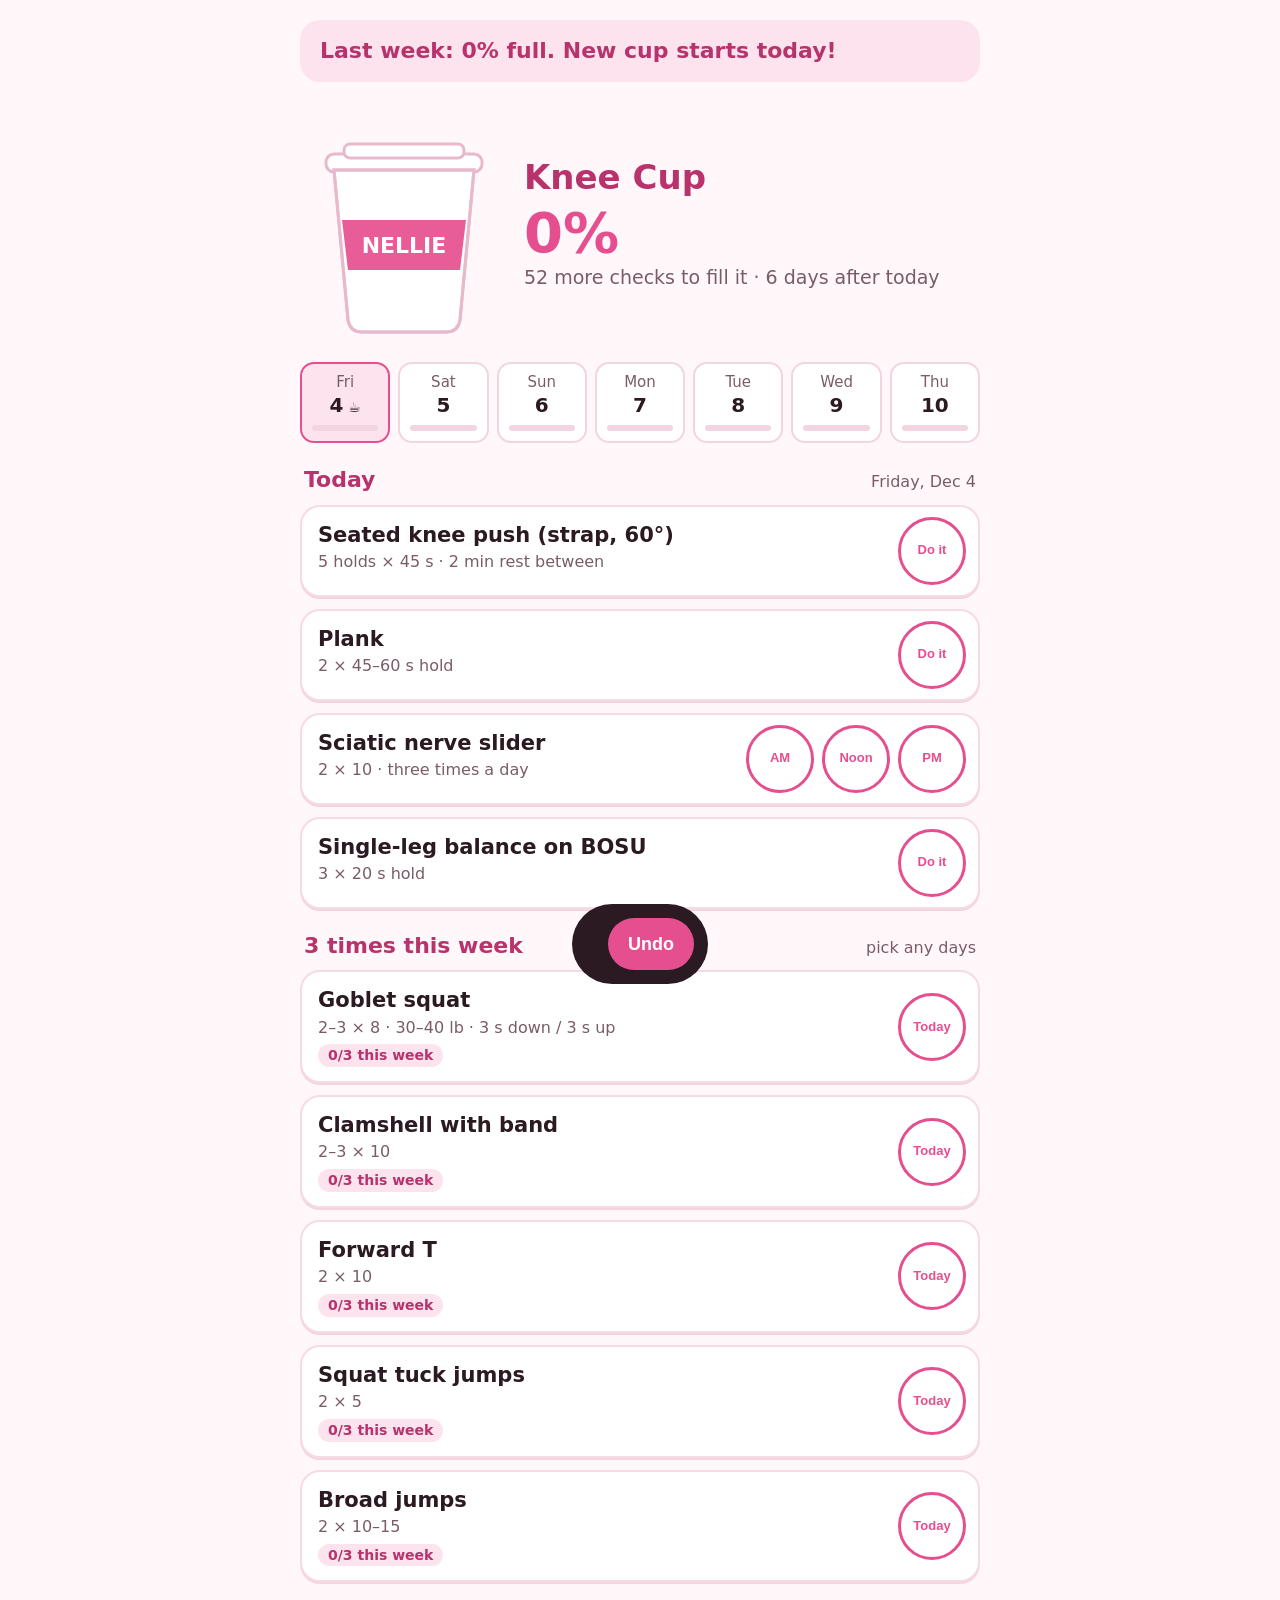
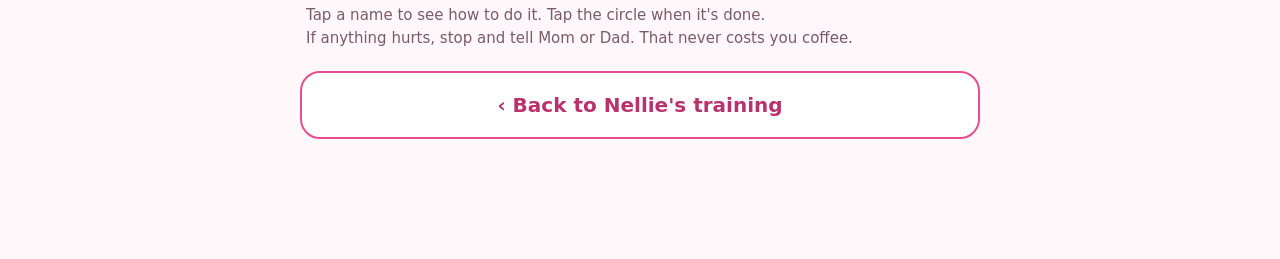
<file: knee/index.html>
<!doctype html>
<html lang="en">
<head>
<meta charset="utf-8">
<meta name="viewport" content="width=device-width, initial-scale=1, maximum-scale=1, user-scalable=no">
<title>Nellie's Knee Cup</title>
<style>
  :root{
    --pink:#e64f8f; --pink-d:#b8326c; --pink-l:#fde3ee; --bg:#fff7fa;
    --ink:#2b1a22; --mute:#7a5c69; --coffee:#7b4a2d; --foam:#f3e2c7; --ok:#2f9e6e;
  }
  *{box-sizing:border-box;-webkit-tap-highlight-color:transparent}
  html,body{margin:0;background:var(--bg);color:var(--ink);
    font:18px/1.35 system-ui,-apple-system,"Segoe UI",Roboto,sans-serif;
    overscroll-behavior:none;user-select:none;-webkit-user-select:none}
  .wrap{max-width:720px;margin:0 auto;padding:20px 20px 120px}

  /* Glance zone */
  .glance{display:flex;align-items:center;gap:20px;padding:12px 4px 18px}
  .cup{width:200px;flex:none}
  .glance h1{margin:0;font-size:34px;line-height:1.1;color:var(--pink-d)}
  .big{font-size:56px;font-weight:800;color:var(--pink);line-height:1;margin:8px 0 4px;font-variant-numeric:tabular-nums}
  .sub{color:var(--mute);font-size:19px}
  .reward{margin:0 0 16px;padding:16px 20px;border-radius:20px;background:linear-gradient(135deg,#00704a,#1e9e6a);
    color:#fff;font-size:22px;font-weight:700;display:none}
  .reward.miss{background:var(--pink-l);color:var(--pink-d)}

  /* Week strip */
  .week{display:grid;grid-template-columns:repeat(7,1fr);gap:8px;margin:4px 0 22px}
  .day{text-align:center;padding:8px 0 10px;border-radius:14px;background:#fff;border:2px solid #f2d5e1;font-size:15px;color:var(--mute)}
  .day b{display:block;font-size:20px;color:var(--ink)}
  .day.today{border-color:var(--pink);background:var(--pink-l)}
  .day .bar{height:6px;margin:6px 10px 0;border-radius:3px;background:#f2d5e1;overflow:hidden}
  .day .bar i{display:block;height:100%;background:var(--coffee);width:0;transition:width .4s}
  .day.fri b::after{content:" ☕";font-size:14px}

  h2{font-size:22px;margin:22px 4px 10px;color:var(--pink-d);display:flex;justify-content:space-between;align-items:baseline}
  h2 small{font-size:16px;color:var(--mute);font-weight:500}

  /* Exercise cards */
  .card{display:flex;align-items:stretch;background:#fff;border-radius:20px;margin:0 0 12px;
    box-shadow:0 2px 0 #f2d5e1;border:2px solid #f6dbe6;overflow:hidden;transition:transform .15s, background .2s}
  .card:active{transform:scale(.985)}
  .info{flex:1;padding:14px 16px;min-height:84px;cursor:pointer}
  .name{font-size:21px;font-weight:700}
  .dose{color:var(--mute);font-size:16px;margin-top:2px}
  .how{display:none;margin-top:10px;font-size:16px;color:var(--ink);line-height:1.45}
  .card.open .how{display:block}
  .tag{display:inline-block;margin-top:6px;font-size:14px;font-weight:700;color:var(--pink-d);background:var(--pink-l);padding:2px 10px;border-radius:999px}
  .checks{display:flex;gap:8px;align-items:center;padding:10px 12px;flex:none}
  .chk{width:68px;height:68px;border-radius:50%;border:3px solid var(--pink);background:#fff;color:var(--pink);
    font-size:13px;font-weight:700;display:flex;align-items:center;justify-content:center;cursor:pointer;flex-direction:column;line-height:1.1;
    transition:transform .15s, background .2s}
  .chk:active{transform:scale(.9)}
  .chk.on{background:var(--pink);color:#fff}
  .chk.on::before{content:"✓";font-size:28px;line-height:1}
  .chk.on span{display:none}
  .card.done{background:#fff0f6;border-color:#f3c3d7}
  .card.done .name{color:var(--pink-d)}
  .card.rest{opacity:.55}

  .note{color:var(--mute);font-size:15px;margin:22px 6px 0;line-height:1.5}
  .back{display:flex;align-items:center;justify-content:center;min-height:68px;margin:22px 0 0;border-radius:20px;
    border:2px solid var(--pink);color:var(--pink-d);font-size:20px;font-weight:700;text-decoration:none;background:#fff}

  .toast{position:fixed;left:50%;bottom:28px;transform:translate(-50%,140%);background:var(--ink);color:#fff;
    padding:14px 14px 14px 22px;border-radius:999px;display:flex;gap:14px;align-items:center;font-size:18px;
    transition:transform .25s;z-index:9}
  .toast.show{transform:translate(-50%,0)}
  .toast button{min-height:52px;padding:0 20px;border-radius:999px;border:0;background:var(--pink);color:#fff;font-size:18px;font-weight:700}

  .sip{position:fixed;pointer-events:none;font-size:34px;animation:sip 900ms ease-out forwards;z-index:8}
  @keyframes sip{0%{opacity:1;transform:translate(0,0) scale(1)}100%{opacity:0;transform:translate(var(--dx),var(--dy)) scale(.4)}}
  #liquid{transition:y .7s cubic-bezier(.3,1.4,.5,1), height .7s cubic-bezier(.3,1.4,.5,1)}
  #foam{transition:y .7s cubic-bezier(.3,1.4,.5,1)}
  .full-pop{animation:pop .7s}
  @keyframes pop{30%{transform:scale(1.08) rotate(-3deg)}60%{transform:scale(.97) rotate(2deg)}}
</style>
</head>
<body>
<div class="wrap">
  <div class="reward" id="reward"></div>

  <section class="glance">
    <svg class="cup" id="cup" viewBox="0 0 200 230" aria-label="coffee cup progress">
      <defs>
        <clipPath id="cupClip"><path d="M30 60 L170 60 L156 210 Q154 222 142 222 L58 222 Q46 222 44 210 Z"/></clipPath>
      </defs>
      <!-- steam (shows when full) -->
      <g id="steam" opacity="0" stroke="#d9b9c6" stroke-width="5" fill="none" stroke-linecap="round">
        <path d="M80 44 q-10 -12 0 -24 q10 -12 0 -22"/><path d="M110 44 q-10 -12 0 -24 q10 -12 0 -22"/>
      </g>
      <!-- lid -->
      <rect x="22" y="44" width="156" height="18" rx="8" fill="#fff" stroke="#e8b9cc" stroke-width="3"/>
      <rect x="40" y="34" width="120" height="14" rx="6" fill="#fff" stroke="#e8b9cc" stroke-width="3"/>
      <!-- cup body -->
      <path d="M30 60 L170 60 L156 210 Q154 222 142 222 L58 222 Q46 222 44 210 Z" fill="#fff" stroke="#e8b9cc" stroke-width="3"/>
      <g clip-path="url(#cupClip)">
        <rect id="liquid" x="0" y="222" width="200" height="0" fill="var(--coffee)"/>
        <rect id="foam" x="0" y="216" width="200" height="8" fill="var(--foam)"/>
      </g>
      <!-- sleeve -->
      <path d="M38 110 L162 110 L156 160 L44 160 Z" fill="var(--pink)" opacity=".92"/>
      <text x="100" y="143" text-anchor="middle" font-size="22" font-weight="800" fill="#fff">NELLIE</text>
      <path d="M30 60 L170 60 L156 210 Q154 222 142 222 L58 222 Q46 222 44 210 Z" fill="none" stroke="#e8b9cc" stroke-width="3"/>
    </svg>
    <div>
      <h1>Knee Cup</h1>
      <div class="big" id="pct">0%</div>
      <div class="sub" id="togo"></div>
    </div>
  </section>

  <div class="week" id="week"></div>

  <h2>Today <small id="todayLbl"></small></h2>
  <div id="daily"></div>

  <h2>3 times this week <small>pick any days</small></h2>
  <div id="weekly"></div>

  <p class="note">Tap a name to see how to do it. Tap the circle when it's done.<br>
  If anything hurts, stop and tell Mom or Dad. That never costs you coffee.</p>
  <a class="back" id="back" href="../?open=Nellie">‹ Back to Nellie's training</a>
</div>

<div class="toast" id="toast"><span id="toastMsg"></span><button id="undo">Undo</button></div>

<script>
/* ---------- Nellie's PT program (from her "Program: Knee", modified 2026-11-24) ---------- */
const DAILY = [
  {id:'iso', name:'Seated knee push (strap, 60°)', dose:'5 holds × 45 s · 2 min rest between', slots:['Do it'],
   how:'Sit tall in a chair with a strap looped around your foot and a chair leg, knee bent to 60°. Push your foot forward into the strap and hold 45 seconds. Rest 2 minutes. 5 times.'},
  {id:'plank', name:'Plank', dose:'2 × 45–60 s hold', slots:['Do it'],
   how:'Lie on your front propped on your elbows. Squeeze your belly and lift your hips so you are a straight line, elbows under shoulders. Hold.'},
  {id:'slider', name:'Sciatic nerve slider', dose:'2 × 10 · three times a day', slots:['AM','Noon','PM'],
   how:'Sit on the edge of a bed, hands behind your back, slightly slumped. Straighten one knee while you tip your head back, then lower the foot as you bring your head forward. Leg and head move together, same speed.'},
  // PT app (screenshot 2026-11-25): 7 × week, 1 × day, 3 sets, 20 s hold
  {id:'bosu', name:'Single-leg balance on BOSU', dose:'3 × 20 s hold', slots:['Do it'],
   how:'Start standing with both feet on the BOSU. Lift one foot off and hold 20 seconds, hands on hips, knee slightly bent. Stay steady. 3 times.'},
];
const WEEKLY = [
  {id:'squat',  name:'Goblet squat', dose:'2–3 × 8 · 30–40 lb · 3 s down / 3 s up',
   how:'Hold a kettlebell or dumbbell at your chest. Sit back and down for 3 seconds, stand up for 3 seconds. Knees push out, chest up.'},
  {id:'clam',   name:'Clamshell with band', dose:'2–3 × 10',
   how:'Lie on your side, knees bent 90°, hips and shoulders stacked, band around your legs. Lift your top knee, then lower slowly.'},
  {id:'fwdT',   name:'Forward T', dose:'2 × 10',
   how:'Stand on one leg, hands on hips. Hinge forward at the hips as the other leg goes straight back, then come back up. Back flat; don\'t let the knee cave in.'},
  {id:'tuck',   name:'Squat tuck jumps', dose:'2 × 5',
   how:'Feet shoulder-width. Squat, jump straight up and pull your knees toward your chest. Land softly with bent knees.'},
  {id:'broad',  name:'Broad jumps', dose:'2 × 10–15',
   how:'Feet hip-to-shoulder width. Sit hips back, knees pushed out. Swing arms and jump forward as far as you can. Land in a squat, knees soft.'},
];
const WEEKLY_TARGET = 3;
/* A full cup = this share of the week's PT. 0.9 leaves room for one off day. */
const FULL_AT = 0.9;

/* ---------- storage: Supabase table knee_log if configured, else this device ---------- */
const SB_URL = 'https://xfnxjkstiwnrshprnzsz.supabase.co';
const SB_KEY = 'sb_publishable_cFFIRMpngL0aFzQ7SHe2eg_lpK7k9Jg'; // public site key; table knee_log allows no deletes (supabase/knee.sql)
const LS_KEY = 'nellieKneeCup.v1';
const SYNCED_KEY = 'nellieKneeCup.synced'; // set once this device's checks have been pushed to the table
const sbHeaders = (extra) => Object.assign({apikey:SB_KEY}, /^eyJ/.test(SB_KEY) ? {Authorization:'Bearer '+SB_KEY} : {}, extra||{});
const mem = {};
const local = {
  load(){ try{ return JSON.parse(localStorage.getItem(LS_KEY)||'{}') }catch(e){ return mem } },
  save(log){ try{ localStorage.setItem(LS_KEY, JSON.stringify(log)) }catch(e){ Object.assign(mem,log) } }
};
async function sbLoad(from,to){
  const r = await fetch(`${SB_URL}/rest/v1/knee_log?select=key,done&day=gte.${from}&day=lte.${to}`,
    {headers:sbHeaders(),cache:'no-store'});
  if(!r.ok) throw new Error(r.status);
  const out={}; (await r.json()).forEach(x=>{ if(x.done) out[x.key]=true }); return out;
}
function sbSave(key,done){
  return fetch(`${SB_URL}/rest/v1/knee_log`,{method:'POST',
    headers:sbHeaders({'Content-Type':'application/json',Prefer:'resolution=merge-duplicates,return=minimal'}),
    body:JSON.stringify({key,day:key.slice(0,10),done,updated_at:new Date().toISOString()})}).catch(()=>{});
}

/* ---------- dates: the week runs Friday → Thursday; Friday morning = payday ---------- */
const iso = d => `${d.getFullYear()}-${String(d.getMonth()+1).padStart(2,'0')}-${String(d.getDate()).padStart(2,'0')}`;
const addDays = (d,n) => { const x=new Date(d); x.setDate(x.getDate()+n); return x };
function weekStart(d){ const x=new Date(d.getFullYear(),d.getMonth(),d.getDate()); return addDays(x,-((x.getDay()+2)%7)) }
const DOW = ['Sun','Mon','Tue','Wed','Thu','Fri','Sat'];

/* First day of the program: a part-week before the first Friday gets a smaller cup. */
const START = '2026-11-25';
const perDay = DAILY.reduce((s,e)=>s+e.slots.length,0);
function goalFor(start){
  let days=0; for(let i=0;i<7;i++){ if(iso(addDays(start,i))>=START) days++ }
  const wkTarget = Math.min(WEEKLY_TARGET, Math.ceil(days*WEEKLY_TARGET/7));
  return { g: Math.max(1, Math.ceil((perDay*days + WEEKLY.length*wkTarget)*FULL_AT)), wkTarget };
}
let goal = 1, wkTarget = WEEKLY_TARGET;

let log = {}, today, ws, useSB = !!SB_KEY;

function weekPoints(start){
  let p=0;
  for(let i=0;i<7;i++){ const day=iso(addDays(start,i));
    DAILY.forEach(e=>e.slots.forEach((_,s)=>{ if(log[`${day}|${e.id}|${s}`]) p++ })); }
  const t = goalFor(start).wkTarget;
  WEEKLY.forEach(e=>{ p+=Math.min(t, weeklyCount(e.id,start)) });
  return p;
}
function weeklyCount(id,start){
  let n=0; for(let i=0;i<7;i++){ if(log[`${iso(addDays(start,i))}|${id}|0`]) n++ } return n;
}
function dayPoints(day){
  let p=0; DAILY.forEach(e=>e.slots.forEach((_,s)=>{ if(log[`${day}|${e.id}|${s}`]) p++ }));
  WEEKLY.forEach(e=>{ if(log[`${day}|${e.id}|0`]) p++ }); return p;
}

function render(){
  today = new Date(); ws = weekStart(today);
  ({g:goal, wkTarget} = goalFor(ws));
  const tKey = iso(today);
  const pts = weekPoints(ws), frac = Math.min(1, pts/goal);

  // cup
  const top=62, bottom=222, h=(bottom-top)*frac;
  document.getElementById('liquid').setAttribute('y', bottom-h);
  document.getElementById('liquid').setAttribute('height', h);
  document.getElementById('foam').setAttribute('y', bottom-h-4);
  document.getElementById('foam').setAttribute('opacity', frac>0?1:0);
  document.getElementById('steam').setAttribute('opacity', frac>=1?1:0);
  document.getElementById('pct').textContent = Math.round(frac*100)+'%';
  // summary for the Knee Cup card on Nellie's Training Hub page (same site, same device)
  try{ localStorage.setItem('nellieKneeCup.summary', JSON.stringify({day:tKey, today:DAILY.reduce((s,e)=>s+e.slots.filter((_,i)=>log[`${tKey}|${e.id}|${i}`]).length,0), perDay, pct:Math.round(frac*100), at:Date.now()})) }catch(e){}
  const daysLeft = 6-((today.getDay()+2)%7); // through Thursday
  document.getElementById('togo').textContent = frac>=1
    ? 'Cup full! Starbucks is yours Friday morning.'
    : `${goal-pts} more check${goal-pts===1?'':'s'} to fill it · ${daysLeft===0?'last day!':daysLeft+' day'+(daysLeft===1?'':'s')+' after today'}`;

  // Friday payday banner (last week's result)
  const rw = document.getElementById('reward');
  if(today.getDay()===5){
    const lw = addDays(ws,-7), lp = weekPoints(lw), lg = goalFor(lw).g;
    rw.style.display = iso(addDays(lw,6))>=START ? 'block' : 'none';
    if(lp>=lg){ rw.className='reward'; rw.textContent='☕ Starbucks morning! Last week\'s cup was full.' }
    else { rw.className='reward miss'; rw.textContent=`Last week: ${Math.round(lp/lg*100)}% full. New cup starts today!` }
  } else rw.style.display='none';

  // week strip
  const wk = document.getElementById('week'); wk.innerHTML='';
  for(let i=0;i<7;i++){
    const d=addDays(ws,i), k=iso(d), dp=dayPoints(k);
    const el=document.createElement('div');
    el.className='day'+(k===tKey?' today':'')+(i===0?' fri':'');
    el.innerHTML=`${DOW[d.getDay()]}<b>${d.getDate()}</b><div class="bar"><i style="width:${Math.min(100,dp/(perDay+2)*100)}%"></i></div>`;
    wk.appendChild(el);
  }
  document.getElementById('todayLbl').textContent = today.toLocaleDateString(undefined,{weekday:'long',month:'short',day:'numeric'});

  // daily cards
  const dl=document.getElementById('daily'); dl.innerHTML='';
  DAILY.forEach(e=>{
    const all = e.slots.every((_,s)=>log[`${tKey}|${e.id}|${s}`]);
    dl.appendChild(card(e, all, e.slots.map((lbl,s)=>({key:`${tKey}|${e.id}|${s}`,lbl}))));
  });
  // weekly cards
  const wl=document.getElementById('weekly'); wl.innerHTML='';
  WEEKLY.forEach(e=>{
    const n=weeklyCount(e.id,ws), k=`${tKey}|${e.id}|0`, doneToday=!!log[k];
    const c=card(e, doneToday, (n>=wkTarget && !doneToday)?[]:[{key:k,lbl:'Today'}]);
    if(n>=wkTarget && !doneToday) c.classList.add('rest');
    const tag=document.createElement('span'); tag.className='tag';
    tag.textContent = n>=wkTarget ? `✓ ${n}/${wkTarget} done this week` : `${n}/${wkTarget} this week`;
    c.querySelector('.info').insertBefore(tag, c.querySelector('.how'));
    wl.appendChild(c);
  });
}

function card(e, done, checks){
  const c=document.createElement('div'); c.className='card'+(done?' done':'');
  c.innerHTML=`<div class="info"><div class="name">${e.name}</div><div class="dose">${e.dose}</div><div class="how">${e.how}</div></div><div class="checks"></div>`;
  c.querySelector('.info').addEventListener('click',()=>c.classList.toggle('open'));
  const box=c.querySelector('.checks');
  checks.forEach(({key,lbl})=>{
    const b=document.createElement('button'); b.className='chk'+(log[key]?' on':'');
    b.innerHTML=`<span>${lbl}</span>`; b.setAttribute('aria-label',`${e.name} ${lbl}`);
    b.addEventListener('click',ev=>toggle(key,e.name,ev));
    box.appendChild(b);
  });
  return c;
}

let lastUndo=null, toastTimer=null;
function toggle(key,name,ev){
  const before = weekPoints(weekStart(new Date())) >= goal;
  const on = !log[key];
  if(on) log[key]=true; else delete log[key];
  persist(key,on);
  if(on) sip(ev);
  render();
  const after = weekPoints(ws) >= goal;
  if(on && after && !before){ const cup=document.getElementById('cup'); cup.classList.remove('full-pop'); void cup.offsetWidth; cup.classList.add('full-pop') }
  lastUndo={key,on};
  showToast(on?`${name} ✓`:`${name} unchecked`);
}
function persist(key,on){ local.save(log); if(useSB) sbSave(key,on) }
function sip(ev){
  const cup=document.getElementById('cup').getBoundingClientRect();
  const s=document.createElement('div'); s.className='sip'; s.textContent='☕';
  s.style.left=(ev.clientX-17)+'px'; s.style.top=(ev.clientY-17)+'px';
  s.style.setProperty('--dx',(cup.left+cup.width/2-ev.clientX)+'px');
  s.style.setProperty('--dy',(cup.top+cup.height/2-ev.clientY)+'px');
  document.body.appendChild(s); setTimeout(()=>s.remove(),950);
}
function showToast(msg){
  const t=document.getElementById('toast'); document.getElementById('toastMsg').textContent=msg;
  t.classList.add('show'); clearTimeout(toastTimer); toastTimer=setTimeout(()=>t.classList.remove('show'),5000);
}
document.getElementById('undo').addEventListener('click',()=>{
  if(!lastUndo) return; const {key,on}=lastUndo;
  if(on) delete log[key]; else log[key]=true;
  persist(key,!on); lastUndo=null; render();
  document.getElementById('toast').classList.remove('show');
});

// Pull the shared log. Table missing or offline → keep this device's copy and try again later.
// The first time the table answers, this device's earlier checks are pushed up so none are lost.
async function sync(){
  if(!SB_KEY) return;
  try{
    const s=weekStart(new Date()), remote=await sbLoad(iso(addDays(s,-7)), iso(addDays(s,6)));
    let first=false; try{ first=!localStorage.getItem(SYNCED_KEY) }catch(e){}
    if(first){
      Object.keys(log).forEach(k=>{ if(log[k] && !remote[k]){ remote[k]=true; sbSave(k,true) } });
      try{ localStorage.setItem(SYNCED_KEY,'1') }catch(e){}
    }
    log=remote; local.save(log); useSB=true;
  }catch(e){ useSB=false }
}
// on the kiosk, go back to the kiosk version of her page
if(new URLSearchParams(location.search).has('kiosk')) document.getElementById('back').href='../?p=Nellie&kiosk=1';
(async function init(){
  log = local.load();
  render();
  await sync(); render();
  // roll over at midnight / refresh shared state every 5 min on the kiosk
  setInterval(async()=>{ await sync(); render() }, 5*60*1000);
})();
</script>
</body>
</html>
</file>
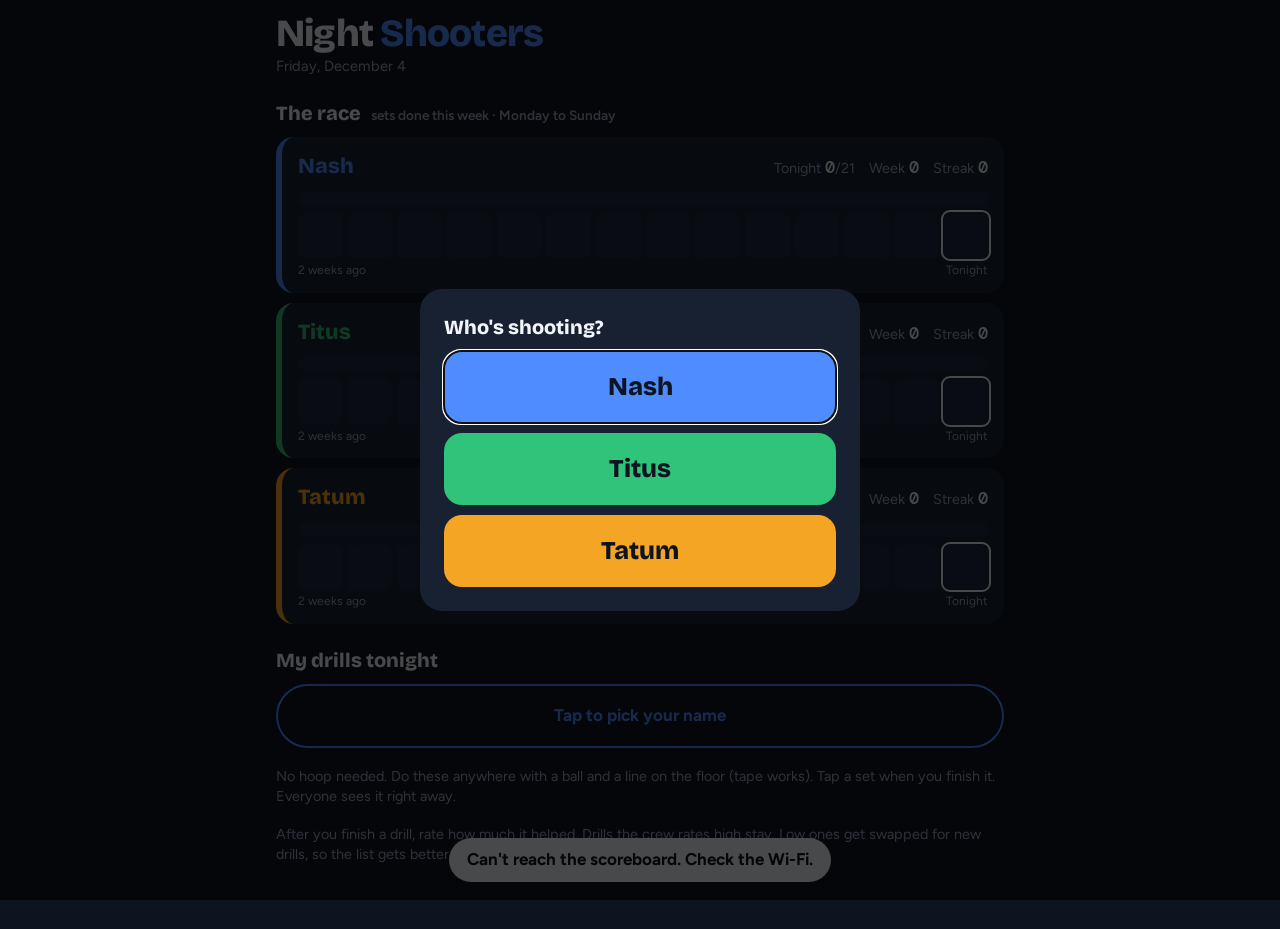
<file: shooting/index.html>
<!doctype html>
<html lang="en">
<head>
<meta charset="utf-8" />
<meta name="viewport" content="width=device-width, initial-scale=1, viewport-fit=cover" />
<title>Night Shooters</title>
<meta name="description" content="Nash, Titus and Tatum's nightly no-hoop shooting drills." />
<meta name="theme-color" content="#101826" />
<meta name="apple-mobile-web-app-capable" content="yes" />
<meta name="apple-mobile-web-app-title" content="Night Shooters" />
<link rel="preconnect" href="https://fonts.googleapis.com" />
<link rel="preconnect" href="https://fonts.gstatic.com" crossorigin />
<link rel="stylesheet" href="https://fonts.googleapis.com/css2?family=Bricolage+Grotesque:opsz,wght@12..96,700;12..96,800&family=Figtree:wght@500;600;700&family=DM+Mono:wght@500&display=swap" />
<style>
/* Night Shooters: one dark page for phones and iPads at night. The race board up top shows
   all three boys in their own colors; "My drills" below uses the chosen boy's color. */
:root {
  --bg: #0d1420; --card: #172131; --card-2: #1e2a3d; --ink: #f2f5fa; --soft: #9aa8bd; --line: #2a3850;
  --nash: #4f8cff; --titus: #2fc47a; --tatum: #f5a524; --me: #4f8cff; --done: #2fc47a;
  --display: "Bricolage Grotesque", system-ui, sans-serif; --body: "Figtree", system-ui, -apple-system, "Segoe UI", sans-serif; --mono: "DM Mono", ui-monospace, monospace;
}
* { box-sizing: border-box; -webkit-tap-highlight-color: transparent; }
[hidden] { display: none !important; }
html { -webkit-text-size-adjust: 100%; }
body { margin: 0; background: var(--bg); color: var(--ink); font: 17px/1.4 var(--body); }
button { font: inherit; color: inherit; cursor: pointer; }
main { max-width: 760px; margin: 0 auto; padding: max(14px, env(safe-area-inset-top)) 16px 64px; }
.top { display: flex; align-items: center; justify-content: space-between; gap: 12px; margin-bottom: 14px; }
h1 { font-family: var(--display); font-weight: 800; font-size: clamp(1.7rem, 6vw, 2.4rem); line-height: 1; margin: 0; letter-spacing: -.02em; }
h1 span { color: var(--me); }
.night { color: var(--soft); font-size: .92rem; margin-top: 4px; }
.me-btn { min-height: 48px; padding: 0 16px; border-radius: 999px; border: 2px solid var(--me); background: transparent; color: var(--me); font-weight: 700; white-space: nowrap; }
h2 { font-family: var(--display); font-weight: 800; font-size: 1.25rem; margin: 22px 0 10px; display: flex; align-items: baseline; gap: 10px; }
h2 small { font-family: var(--body); font-weight: 600; font-size: .85rem; color: var(--soft); }

/* race board */
.board { display: grid; gap: 10px; }
.lane { background: var(--card); border-radius: 18px; padding: 14px 16px; border-left: 6px solid var(--c); }
.lane-top { display: flex; align-items: baseline; gap: 10px; flex-wrap: wrap; }
.lane-name { font-family: var(--display); font-weight: 800; font-size: 1.35rem; color: var(--c); }
.lead { font-size: .78rem; font-weight: 700; padding: 2px 9px; border-radius: 999px; background: var(--c); color: #0d1420; }
.lane-stats { margin-left: auto; display: flex; gap: 14px; font-size: .9rem; color: var(--soft); }
.lane-stats b { font-family: var(--mono); font-weight: 500; color: var(--ink); font-size: 1.05rem; }
.bar { height: 14px; border-radius: 999px; background: var(--card-2); overflow: hidden; margin: 10px 0 8px; }
.bar i { display: block; height: 100%; border-radius: 999px; background: var(--c); transition: width .4s; }
.dots { display: grid; grid-template-columns: repeat(14, 1fr); gap: 5px; }
.dot { aspect-ratio: 1; border-radius: 6px; background: var(--card-2); }
.dot.some { background: color-mix(in srgb, var(--c) 45%, var(--card-2)); }
.dot.all { background: var(--c); }
.dot.tonight { outline: 2px solid var(--ink); outline-offset: 1px; }
.dots-key { display: flex; justify-content: space-between; color: var(--soft); font-size: .75rem; margin-top: 4px; }

/* drills */
.drills { display: grid; gap: 12px; }
.drill { background: var(--card); border-radius: 18px; padding: 14px 16px; border: 2px solid transparent; }
.drill.full { border-color: var(--done); background: color-mix(in srgb, var(--done) 12%, var(--card)); }
.drill-top { display: flex; align-items: flex-start; gap: 10px; }
.drill h3 { font-family: var(--display); font-weight: 700; font-size: 1.2rem; margin: 0; line-height: 1.15; flex: 1; }
.src { font-size: .78rem; font-weight: 700; letter-spacing: .05em; text-transform: uppercase; color: var(--soft); margin-top: 3px; }
.cue { color: var(--soft); margin: 6px 0 0; }
.warn { margin: 8px 0 0; padding: 8px 12px; border-radius: 12px; background: var(--card-2); font-weight: 600; font-size: .92rem; }
.watch { flex: none; min-height: 40px; padding: 0 14px; border-radius: 999px; background: var(--card-2); color: var(--ink); font-weight: 700; font-size: .9rem; display: inline-flex; align-items: center; gap: 6px; text-decoration: none; }
.sets { display: flex; flex-wrap: wrap; gap: 8px; margin-top: 12px; }
.set { min-height: 54px; min-width: 76px; padding: 6px 14px; border-radius: 14px; border: 2px solid var(--line); background: var(--card-2); font-weight: 700; display: inline-flex; flex-direction: column; align-items: center; justify-content: center; line-height: 1.1; }
.set small { font-weight: 600; font-size: .75rem; color: var(--soft); }
.set.on { background: var(--me); border-color: var(--me); color: #0d1420; }
.set.on small { color: #0d1420; opacity: .8; }
.set:active { transform: scale(.95); }
.tally { font-family: var(--mono); color: var(--soft); font-size: .9rem; margin-top: 8px; }
.note { color: var(--soft); font-size: .9rem; margin: 18px 0 0; }
.badge { margin-left: 8px; padding: 1px 8px; border-radius: 999px; background: var(--card-2); color: var(--ink); letter-spacing: 0; text-transform: none; }
.badge.new { background: transparent; box-shadow: inset 0 0 0 1.5px var(--ink); } /* neutral: gold is Tatum's color */
.rate { margin-top: 12px; padding-top: 12px; border-top: 1px solid var(--line); }
.rate-q { font-weight: 700; margin-bottom: 8px; }
.rate-q small { font-weight: 600; color: var(--soft); }
.rate-opts { display: grid; grid-template-columns: repeat(10, 1fr); gap: 5px; }
.rate-opts button { min-height: 46px; border-radius: 12px; border: 2px solid var(--line); background: var(--card-2); font-family: var(--mono); font-size: 1.05rem; padding: 0; }
.rate-opts button.on { background: var(--me); border-color: var(--me); color: #0d1420; }

/* picker */
dialog { border: 0; border-radius: 22px; padding: 24px; width: min(440px, calc(100vw - 32px)); background: var(--card); color: var(--ink); }
dialog::backdrop { background: rgba(0, 0, 0, .7); }
dialog h2 { margin-top: 0; }
.pick { display: grid; gap: 10px; }
.pick button { min-height: 72px; border-radius: 18px; border: 0; background: var(--c); color: #0d1420; font-family: var(--display); font-weight: 800; font-size: 1.6rem; }
.toast { position: fixed; left: 50%; bottom: calc(18px + env(safe-area-inset-bottom, 0px)); transform: translateX(-50%); background: var(--ink); color: var(--bg); padding: 10px 18px; border-radius: 999px; font-weight: 700; max-width: calc(100% - 32px); }
@media (max-width: 480px) { .lane-stats { margin-left: 0; width: 100%; } .set { min-width: 64px; } }
@media (prefers-reduced-motion: reduce) { * { transition: none !important; } }
</style>
</head>
<body>
<main>
  <div class="top">
    <div>
      <h1>Night <span>Shooters</span></h1>
      <div class="night" id="night"></div>
    </div>
    <button class="me-btn" id="me-btn" type="button" hidden></button>
  </div>

  <h2>The race <small>sets done this week · Monday to Sunday</small></h2>
  <div class="board" id="board"></div>

  <h2 id="mine-title">My drills tonight</h2>
  <div class="drills" id="drills"></div>
  <p class="note">No hoop needed. Do these anywhere with a ball and a line on the floor (tape works). Tap a set when you finish it. Everyone sees it right away.</p>
  <p class="note">After you finish a drill, rate how much it helped. Drills the crew rates high stay. Low ones get swapped for new drills, so the list gets better every week.</p>
</main>

<dialog id="who">
  <h2>Who's shooting?</h2>
  <div class="pick" id="pick"></div>
</dialog>
<div class="toast" id="toast" hidden></div>

<script>
// ---------- settings: edit these to change the drills or the players ----------
const PLAYERS = [
  { name: "Nash", color: "var(--nash)" },
  { name: "Titus", color: "var(--titus)" },
  { name: "Tatum", color: "var(--tatum)" },
];
// Indoor, no-hoop drills: mostly Mike Dunn's Ground Up program (videos from the Training Hub library).
// Each night shows NIGHTLY drills from this pool, worked out from the boys' 1-10 ratings
// (see drillsFor): drills the crew rates KEEP_AT or higher stay, lower ones are benched,
// and up to NEW_SLOTS untried drills rotate in, in pool order. Add new drills at the end.
const NIGHTLY = 8, NEW_SLOTS = 2, KEEP_AT = 6, MIN_RATINGS = 3;
const POOL = [
  { id: "raise", name: "Ball Raises", sets: 3, per: "10 reps", src: "Mike Dunn", video: "https://youtu.be/0mdidcb1GxU", cue: "Find your \"1\" spot. The ball moves first, slow and smooth." },
  { id: "thru", name: "1-2-Thru", sets: 3, per: "20 reps", src: "Mike Dunn", video: "https://youtu.be/0t2i7OYeWKc", cue: "Choppy is OK at first. Smooth it out: just pass it to the basket." },
  // Back to Mike Dunn's own "Shoot the Line" (Kyle, 2026-11-10); Pro Training Basketball alt: https://youtu.be/zpq-Ntqx-pU?t=168
  { id: "line", name: "Shoot the Line", sets: 5, per: "5 shots", src: "Mike Dunn", video: "https://youtu.be/YGyu7HBtk3s", cue: "Stand on a line, shooting hand only. Shoot it up so it comes down on the line. Ball first, legs second." },
  // Replaced Lying-Down Shots (Kyle, 2026-11-10: lying down puts the arm at a bad angle).
  { id: "edge", name: "Chair-Edge Shots", sets: 3, per: "10 shots", src: "Form drill", video: "https://youtu.be/zpq-Ntqx-pU?t=90", cue: "Sit tall on the edge of a chair or box, feet flat. Start with the ball already in your set point. Shoot straight up with max backspin and catch it. Upright arm, same release every time." },
  { id: "path", name: "One-Hand Path Freeze", sets: 2, per: "6 reps", src: "Mike Dunn", video: "https://youtu.be/_9xbKNbJ4ag", cue: "Shooting hand only. Move through your shot and freeze right before the release." },
  { id: "guide", name: "Guide-Hand Slide", sets: 2, per: "6 reps", src: "Mike Dunn", video: "https://youtu.be/o1gQlfPGFWE", cue: "The guide hand balances, then slides off. It never pushes. No hoop needed: shoot it up to yourself, or at a wall if you have one, even though the video uses a hoop." },
  { id: "spin", name: "Seated Spin Shots", sets: 2, per: "10 shots", src: "Shooting feel", video: "https://youtube.com/shorts/Q3kpFb9GMqg", cue: "Sit on the edge of a chair or box. Spin the ball on the floor, pick it up into your shooting grip and shoot it straight up with max backspin. Elbows in." },
  { id: "freeze", name: "Finish Freeze", sets: 1, per: "5 holds", src: "Form finish", video: "", cue: "Pick any shooting drill and focus on your finish: hold it 2 seconds on every shot. Relaxed wrist, finger pointing at the target." },
  // ---- waiting to rotate in ----
  // Backspin drills first in line (Kyle, 2026-11-10: "designed to get more backspin rate").
  { id: "three", name: "3-Finger Spin Shots", sets: 2, per: "10 shots", src: "Breakthrough Basketball", video: "", cue: "Pick any shooting drill and do it with this grip: tuck your ring and pinky fingers under the ball so it rolls off your pointer and middle fingers last. Tight backspin." },
  { id: "wallspin", name: "Wall Backspin Flicks", sets: 3, per: "10 flicks", src: "ILoveBasketballTV (wall version)", video: "", warn: "Only use a wall you're allowed to hit. No good wall? Skip this one.", cue: "Wrist only. Stand 1 to 2 feet from a wall with the ball in your set point. Keep your elbow and arm still and just snap your wrist so the ball rolls off your fingertips, hits the wall and comes straight back. Tight backspin, no sideways spin." },
  { id: "flip", name: "Flip Grip Shots", sets: 2, per: "8 shots", src: "ILoveBasketballTV (no-hoop version)", video: "https://youtu.be/JorzxHVf_O0?t=9", cue: "Shooting hand on top of the ball, guide hand under it. Flip fast into your shooting grip and shoot it up to yourself with backspin." },
  { id: "taps", name: "Bounce Floor Taps", sets: 2, per: "10 reps", src: "Balance drill", video: "https://youtu.be/JorzxHVf_O0?t=193", cue: "Watch the video and copy it exactly. Instead of shooting at a hoop, release it straight up to yourself, or at a spot on a wall if you have one." },
  { id: "prep", name: "Hand Prep Catches", sets: 2, per: "10 catches", src: "Mike Dunn", video: "https://youtu.be/QmohmURpaGo", cue: "Toss it out, step in and catch it. Hands are ready before your feet land. Freeze in your shot pocket." },
  { id: "hops", name: "One-Position Hops", sets: 2, per: "8 hops", src: "Mike Dunn", video: "https://youtu.be/YsOXL_hDHYY", cue: "Hop forward or back and land in your \"1\" spot, balanced. Rise into your shot. No hoop needed: shoot it up to yourself, or at a wall if you have one, even though the video uses a hoop." },
  { id: "flow", name: "Wide Stance Flow", sets: 2, per: "10 reps", src: "Mike Dunn", video: "https://youtu.be/QHhBWyY-TDg", cue: "Wide stance. Go through your whole shot without the ball ever stopping. No release." },
  { id: "wall", name: "Wall Target One-Hand", sets: 3, per: "10 shots", src: "Touch drill", video: "https://youtu.be/zpq-Ntqx-pU?t=267", warn: "Only use a wall you're allowed to hit. No good wall? Skip this one.", cue: "Pick a spot on the wall above your head (tape works). From 3 feet, shooting hand only, hit that exact spot every time with perfect form and backspin." },
  { id: "rise", name: "Gather Rhythm", sets: 2, per: "8 reps", src: "No-hoop shooting drills", video: "https://youtu.be/OxdVkiKLKIE?t=312", cue: "Watch the video first. Find a rhythm in your gather, then flow straight up into your shot in one smooth motion. No stopping between the gather and going up." },
  { id: "film", name: "Pass It to the Basket", sets: 2, per: "10 shots", src: "Mike Dunn", video: "https://youtu.be/j6q-hDPr5VU", cue: "Watch the video, then pick any shooting drill and focus on passing it to the basket." },
  // ---- more favorites (2026-11-10) ----
  { id: "walline", name: "Wall Alignment Shots", sets: 2, per: "10 shadow shots", src: "Form drill", video: "", cue: "Stand with your shooting side right next to a wall. Shoot without the ball. Your elbow and hand go straight up the wall and never touch it." },
  { id: "chair", name: "Chair Rise Shots", sets: 2, per: "8 shots", src: "Legs-to-ball timing", video: "", cue: "Sit on the edge of a chair. Stand up and shoot it up to yourself in one smooth motion. Legs and ball together, no pause." },
  { id: "eyes", name: "Eyes-Closed Shadow Shots", sets: 1, per: "10 shots", src: "Feel drill", video: "", cue: "Close your eyes and shoot with no ball. On every rep, picture the ball going in: same routine, same release, swish. Feel your set point and your finish. Open your eyes to check, then go again." },
  { id: "balance", name: "One-Foot Balance Finish", sets: 2, per: "5 each foot", src: "Balance drill", video: "", cue: "Shoot it up to yourself, then hold your finish standing on one foot for 3 seconds. No wobble." },
];

const SB_URL = "https://xfnxjkstiwnrshprnzsz.supabase.co";
const SB_KEY = "sb_publishable_cFFIRMpngL0aFzQ7SHe2eg_lpK7k9Jg"; // public site key; the table allows no deletes
const headers = (extra) => ({ apikey: SB_KEY, "Content-Type": "application/json", ...extra });
const $ = (s) => document.querySelector(s);
const esc = (s) => String(s ?? "").replace(/[&<>"']/g, (c) => ({ "&": "&amp;", "<": "&lt;", ">": "&gt;", '"': "&quot;", "'": "&#39;" }[c]));
const store = {
  get(k) { try { return localStorage.getItem(k) || ""; } catch (e) { return ""; } },
  set(k, v) { try { localStorage.setItem(k, v); } catch (e) { /* private window: asks again next visit */ } },
};

// ---------- nights ----------
const pad = (n) => String(n).padStart(2, "0");
const ymd = (d) => `${d.getFullYear()}-${pad(d.getMonth() + 1)}-${pad(d.getDate())}`;
const addDays = (s, n) => { const [y, m, d] = s.split("-").map(Number); return ymd(new Date(y, m - 1, d + n)); };
// A late session (before 3 AM) still counts for the night before.
const tonight = () => ymd(new Date(Date.now() - 3 * 3600e3));
const weekStart = (s) => { const [y, m, d] = s.split("-").map(Number); return addDays(s, -((new Date(y, m - 1, d).getDay() + 6) % 7)); };
const nightLabel = (s) => { const [y, m, d] = s.split("-").map(Number); return new Date(y, m - 1, d).toLocaleDateString(undefined, { weekday: "long", month: "long", day: "numeric" }); };

// ---------- data ----------
const S = { me: "", rows: {}, pending: {}, ratings: {}, ratingsOk: false, loaded: false };
const rowId = (day, p, drill, set) => `${day}|${p}|${drill}|${set}`;
const isDone = (id) => (id in S.pending ? S.pending[id] : !!(S.rows[id] && S.rows[id].done));

async function load() {
  const from = addDays(tonight(), -60);
  try {
    const [r, rr] = await Promise.all([
      fetch(`${SB_URL}/rest/v1/shooting_sets?select=id,day,player,drill,set_no,done&day=gte.${from}&limit=20000`, { headers: headers(), cache: "no-store" }),
      fetch(`${SB_URL}/rest/v1/shooting_ratings?select=id,day,player,drill,score&limit=20000`, { headers: headers(), cache: "no-store" }).catch(() => null),
    ]);
    if (!r.ok) throw new Error(r.status);
    const rows = {};
    (await r.json()).forEach((x) => { rows[x.id] = x; });
    S.rows = rows;
    // Ratings are optional: before their table exists the page works without them.
    if (rr && rr.ok) {
      const ratings = {};
      (await rr.json()).forEach((x) => { ratings[x.id] = x; });
      Object.values(S.ratings).forEach((x) => { if (x.local) ratings[x.id] = x; });
      S.ratings = ratings;
      S.ratingsOk = true;
    }
    S.loaded = true;
    lists.clear();
  } catch (e) {
    if (!S.loaded) toast("Can't reach the scoreboard. Check the Wi-Fi.");
  }
  render();
}

// ---------- which drills tonight ----------
// Worked out the same way on every device from ratings given BEFORE that night, so a
// night's list never changes mid-session and everyone races on the same drills.
const lists = new Map();
function crewScore(drillId, before) {
  const s = Object.values(S.ratings).filter((r) => r.drill === drillId && r.day < before).map((r) => r.score);
  return { n: s.length, avg: s.length ? s.reduce((a, b) => a + b, 0) / s.length : 0 };
}
function drillsFor(day) {
  if (lists.has(day)) return lists.get(day);
  const scored = POOL.map((d) => ({ d, ...crewScore(d.id, day) }));
  const keepers = scored.filter((x) => x.n >= MIN_RATINGS && x.avg >= KEEP_AT).sort((a, b) => b.avg - a.avg);
  const trying = scored.filter((x) => x.n < MIN_RATINGS);
  const benched = scored.filter((x) => x.n >= MIN_RATINGS && x.avg < KEEP_AT).sort((a, b) => b.avg - a.avg);
  const newSlots = Math.min(NEW_SLOTS, trying.length);
  let pick = keepers.slice(0, NIGHTLY - newSlots);
  pick = pick.concat(trying.slice(0, NIGHTLY - pick.length));
  pick = pick.concat(keepers.slice(pick.filter((x) => keepers.includes(x)).length), benched).slice(0, NIGHTLY);
  // Show them in pool order (warm-up drills first).
  const list = POOL.filter((d) => pick.some((x) => x.d === d)).map((d) => ({ ...d, ...crewScore(d.id, day) }));
  lists.set(day, list);
  return list;
}
const totalFor = (day) => drillsFor(day).reduce((a, d) => a + d.sets, 0);

const ratingId = (day, p, drill) => `${day}|${p}|${drill}`;
async function saveRating(drill, score) {
  const t = tonight(), id = ratingId(t, S.me, drill), row = { id, day: t, player: S.me, drill, score };
  S.ratings[id] = { ...row, local: true };
  render();
  for (const wait of [0, 1500, 5000]) {
    if (wait) await new Promise((r) => setTimeout(r, wait));
    try {
      const r = await fetch(`${SB_URL}/rest/v1/shooting_ratings`, { method: "POST", headers: headers({ Prefer: "resolution=merge-duplicates,return=minimal" }), body: JSON.stringify([row]) });
      if (r.ok) { if (S.ratings[id] && S.ratings[id].score === score) S.ratings[id] = row; return; }
    } catch (e) { /* retry */ }
  }
  toast("Your rating didn't save. Tap it again.");
}

async function save(id, row) {
  S.pending[id] = row.done;
  render();
  for (const wait of [0, 1500, 5000]) {
    if (wait) await new Promise((r) => setTimeout(r, wait));
    try {
      const r = await fetch(`${SB_URL}/rest/v1/shooting_sets`, { method: "POST", headers: headers({ Prefer: "resolution=merge-duplicates,return=minimal" }), body: JSON.stringify([row]) });
      if (r.ok) {
        if (S.pending[id] === row.done) { S.rows[id] = row; delete S.pending[id]; }
        return;
      }
    } catch (e) { /* retry */ }
  }
  delete S.pending[id];
  toast("That didn't save. Tap it again.");
  render();
}

// ---------- counting ----------
function setsOn(player, day) {
  let n = 0;
  drillsFor(day).forEach((d) => { for (let s = 1; s <= d.sets; s++) if (isDone(rowId(day, player, d.id, s))) n++; });
  return n;
}
function stats(player) {
  const t = tonight(), ws = weekStart(t);
  let week = 0;
  for (let day = ws; day <= t; day = addDays(day, 1)) week += setsOn(player, day);
  // Streak: nights in a row with at least half that night's sets. Tonight counts once it's reached.
  const half = (day) => Math.ceil(totalFor(day) / 2);
  let streak = 0, day = setsOn(player, t) >= half(t) ? t : addDays(t, -1);
  while (streak < 60 && setsOn(player, day) >= half(day)) { streak++; day = addDays(day, -1); }
  const dots = [];
  for (let i = 13; i >= 0; i--) { const d = addDays(t, -i); dots.push({ d, n: setsOn(player, d), all: totalFor(d) }); }
  return { tonight: setsOn(player, t), week, streak, dots };
}

// ---------- render ----------
function render() {
  const t = tonight();
  $("#night").textContent = nightLabel(t);
  const me = PLAYERS.find((p) => p.name === S.me);
  document.documentElement.style.setProperty("--me", me ? me.color : "var(--nash)");
  $("#me-btn").hidden = !me;
  $("#me-btn").textContent = me ? `${me.name} · switch` : "";

  const TOTAL = totalFor(t);
  const all = PLAYERS.map((p) => ({ p, s: stats(p.name) }));
  const best = Math.max(...all.map((x) => x.s.week));
  $("#board").innerHTML = [...all].sort((a, b) => b.s.week - a.s.week).map(({ p, s }) => `
    <div class="lane" style="--c:${p.color}">
      <div class="lane-top">
        <span class="lane-name">${esc(p.name)}</span>${best > 0 && s.week === best ? `<span class="lead">Leading</span>` : ""}
        <span class="lane-stats"><span>Tonight <b>${s.tonight}</b>/${TOTAL}</span><span>Week <b>${s.week}</b></span><span>Streak <b>${s.streak}</b></span></span>
      </div>
      <div class="bar" aria-label="${esc(p.name)} tonight ${s.tonight} of ${TOTAL} sets"><i style="width:${(100 * s.tonight / TOTAL).toFixed(1)}%"></i></div>
      <div class="dots">${s.dots.map((x) => `<span class="dot ${x.n >= x.all ? "all" : x.n ? "some" : ""} ${x.d === t ? "tonight" : ""}" title="${esc(nightLabel(x.d))}: ${x.n} sets"></span>`).join("")}</div>
      <div class="dots-key"><span>2 weeks ago</span><span>Tonight</span></div>
    </div>`).join("");

  $("#mine-title").textContent = me ? `${me.name}'s drills tonight` : "My drills tonight";
  $("#drills").innerHTML = me ? drillsFor(t).map((d) => {
    let n = 0;
    const chips = Array.from({ length: d.sets }, (_, i) => {
      const on = isDone(rowId(t, me.name, d.id, i + 1));
      if (on) n++;
      return `<button class="set ${on ? "on" : ""}" type="button" data-drill="${d.id}" data-set="${i + 1}" aria-pressed="${on}">${on ? "✓ " : ""}Set ${i + 1}<small>${esc(d.per)}</small></button>`;
    }).join("");
    // Brand-new drills say so; proven ones show the crew's average rating.
    const badge = !S.ratingsOk ? "" : d.n < MIN_RATINGS ? `<span class="badge new">New · rate it</span>` : `<span class="badge">Crew rating ${d.avg.toFixed(1)}</span>`;
    const mine = S.ratings[ratingId(t, me.name, d.id)];
    const rate = S.ratingsOk && n === d.sets ? `<div class="rate"><div class="rate-q">How much did this help your shot? <small>1 = not much, 10 = a lot</small></div>
        <div class="rate-opts">${Array.from({ length: 10 }, (_, i) => `<button type="button" class="${mine && mine.score === i + 1 ? "on" : ""}" data-rate="${d.id}" data-score="${i + 1}" aria-pressed="${!!(mine && mine.score === i + 1)}">${i + 1}</button>`).join("")}</div></div>` : "";
    return `<div class="drill ${n === d.sets ? "full" : ""}">
      <div class="drill-top"><div style="flex:1"><h3>${esc(d.name)}</h3><div class="src">${esc(d.src)}${badge}</div></div>
        ${d.video ? `<a class="watch" href="${esc(d.video)}" target="_blank" rel="noopener">▶ Watch</a>` : ""}</div>
      <p class="cue">${esc(d.cue)}</p>${d.warn ? `<p class="warn">⚠️ ${esc(d.warn)}</p>` : ""}
      <div class="sets">${chips}</div>${rate}
    </div>`;
  }).join("") : `<button class="me-btn" type="button" data-pick-open style="width:100%;min-height:64px">Tap to pick your name</button>`;
}

// ---------- taps ----------
document.addEventListener("click", (e) => {
  const b = e.target.closest("[data-drill]");
  if (b && S.me) {
    const t = tonight(), id = rowId(t, S.me, b.dataset.drill, +b.dataset.set);
    const done = !isDone(id);
    save(id, { id, day: t, player: S.me, drill: b.dataset.drill, set_no: +b.dataset.set, done });
    if (done && setsOn(S.me, t) === totalFor(t)) toast("Every set done tonight. 🔥");
    return;
  }
  const rb = e.target.closest("[data-rate]");
  if (rb && S.me) { saveRating(rb.dataset.rate, +rb.dataset.score); return; }
  if (e.target.closest("#me-btn, [data-pick-open]")) openPicker();
  const p = e.target.closest("[data-pick]");
  if (p) { S.me = p.dataset.pick; store.set("shooters.me", S.me); $("#who").close(); render(); window.scrollTo({ top: $("#mine-title").offsetTop - 10, behavior: "smooth" }); }
});
function openPicker() {
  $("#pick").innerHTML = PLAYERS.map((p) => `<button type="button" data-pick="${esc(p.name)}" style="--c:${p.color}">${esc(p.name)}</button>`).join("");
  $("#who").showModal();
}
function toast(text) {
  const el = $("#toast"); el.textContent = text; el.hidden = false;
  clearTimeout(toast.t); toast.t = setTimeout(() => { el.hidden = true; }, 3000);
}

// ---------- start ----------
const want = new URLSearchParams(location.search).get("p") || "";
S.me = (PLAYERS.find((p) => p.name.toLowerCase() === want.toLowerCase()) || PLAYERS.find((p) => p.name === store.get("shooters.me")) || {}).name || "";
if (want && S.me) store.set("shooters.me", S.me);
render();
load().then(() => { if (!S.me) openPicker(); });
// Everyone's taps show up within 20 seconds; refresh right away when the page comes back.
setInterval(() => { if (!document.hidden && !Object.keys(S.pending).length) load(); }, 20000);
document.addEventListener("visibilitychange", () => { if (!document.hidden) load(); });
</script>
</body>
</html>
</file>
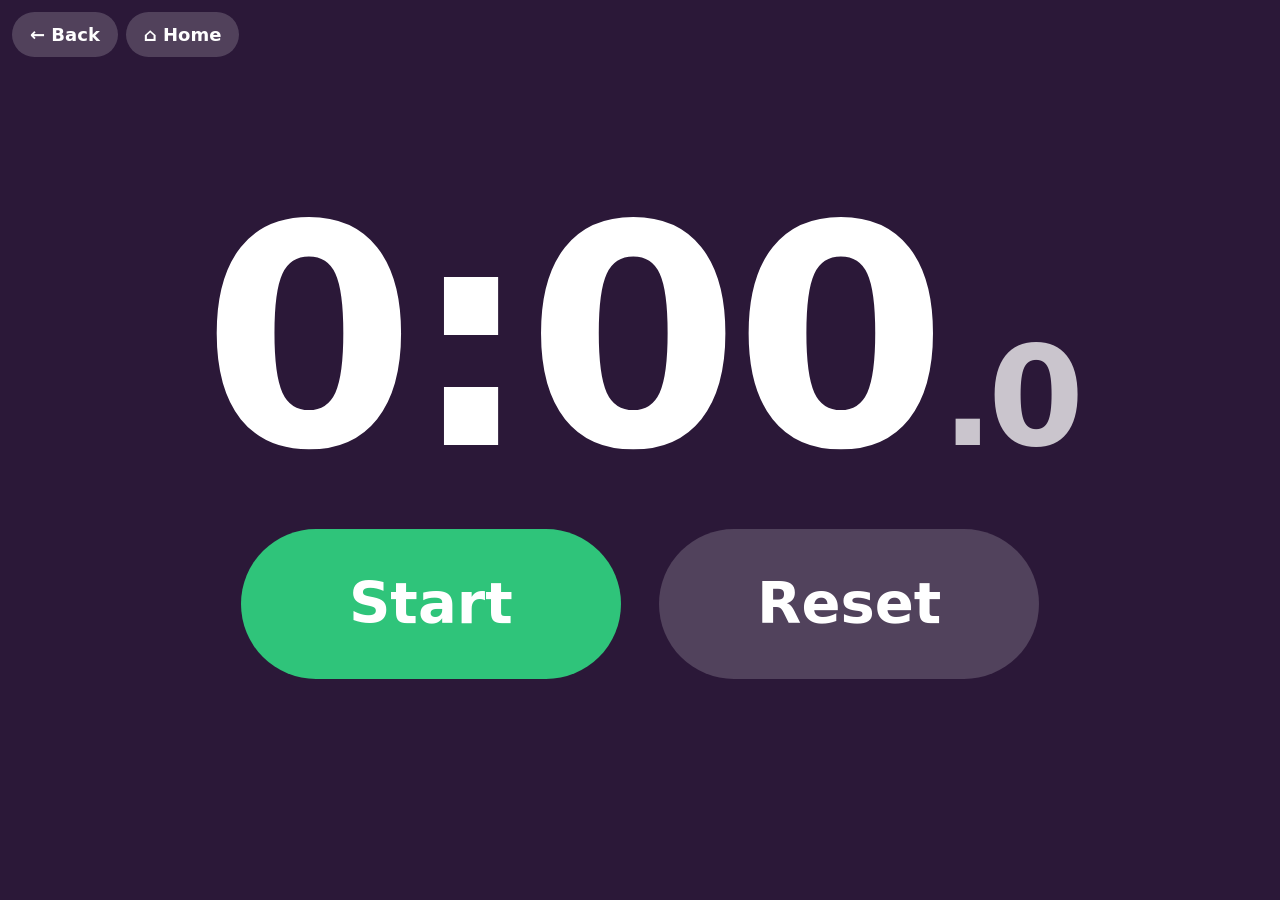
<file: timer/index.html>
<!doctype html>
<html lang="en">
<head>
<meta charset="utf-8" />
<meta name="viewport" content="width=device-width, initial-scale=1, viewport-fit=cover" />
<title>Stopwatch</title>
<meta name="theme-color" content="#2B1838" />
<style>
/* Big stopwatch for the kitchen screen: readable across the room, one-tap controls. */
:root { --bg: #2B1838; --ink: #fff; --go: #2fc47a; --stop: #F23D66; --soft: rgba(255,255,255,.18); }
* { box-sizing: border-box; -webkit-tap-highlight-color: transparent; }
html, body { margin: 0; height: 100%; background: var(--bg); color: var(--ink); font-family: system-ui, -apple-system, "Segoe UI", sans-serif; user-select: none; }
body { display: flex; flex-direction: column; align-items: center; justify-content: center; gap: 4vh; padding: 16px; }
.nav { position: fixed; top: 12px; left: 12px; display: flex; gap: 8px; }
.nav a { color: #fff; text-decoration: none; background: var(--soft); padding: 12px 18px; border-radius: 999px; font-weight: 700; font-size: 18px; }
#time { font-variant-numeric: tabular-nums; font-weight: 800; font-size: min(24vw, 42vh); line-height: 1; letter-spacing: -.02em; }
#time small { font-size: .45em; opacity: .75; }
.btns { display: flex; gap: 3vw; flex-wrap: wrap; justify-content: center; }
button { border: 0; border-radius: 999px; color: #fff; font: inherit; font-weight: 800; font-size: clamp(28px, 4.5vw, 64px); min-width: min(40vw, 380px); min-height: min(18vh, 150px); padding: 0 40px; cursor: pointer; }
button:active { transform: scale(.96); }
#go { background: var(--go); }
#go.running { background: var(--stop); }
#reset { background: var(--soft); }
#laps { display: flex; gap: 12px; flex-wrap: wrap; justify-content: center; font-variant-numeric: tabular-nums; font-size: clamp(18px, 2.4vw, 32px); opacity: .85; max-width: 90vw; }
#laps span { background: var(--soft); padding: 6px 14px; border-radius: 12px; }
</style>
</head>
<body>
<nav class="nav"><a href="javascript:history.back()">&larr; Back</a><a href="/?kiosk=1">&#8962; Home</a></nav>
<div id="time">0:00<small>.0</small></div>
<div class="btns">
  <button id="go" type="button">Start</button>
  <button id="reset" type="button">Reset</button>
</div>
<div id="laps"></div>
<script>
let start = 0, held = 0, running = false, laps = [];
const $ = (s) => document.querySelector(s);
const fmt = (ms) => {
  const t = Math.floor(ms / 100), d = t % 10, s = Math.floor(t / 10) % 60, m = Math.floor(t / 600) % 60, h = Math.floor(t / 36000);
  const mm = h ? String(m).padStart(2, "0") : String(m);
  return `${h ? h + ":" : ""}${mm}:${String(s).padStart(2, "0")}<small>.${d}</small>`;
};
const now = () => (running ? held + performance.now() - start : held);
function tick() { $("#time").innerHTML = fmt(now()); if (running) requestAnimationFrame(tick); }
$("#go").addEventListener("click", () => {
  if (running) { held = now(); running = false; laps.push(held); }
  else { start = performance.now(); running = true; requestAnimationFrame(tick); }
  $("#go").textContent = running ? "Stop" : "Start";
  $("#go").classList.toggle("running", running);
  $("#laps").innerHTML = laps.slice(-8).map((l, i) => `<span>${fmt(l).replace(/<\/?small>/g, "")}</span>`).join("");
  tick();
});
$("#reset").addEventListener("click", () => {
  running = false; held = 0; laps = [];
  $("#go").textContent = "Start"; $("#go").classList.remove("running"); $("#laps").innerHTML = ""; tick();
});
// Keep the screen awake while it runs, where the browser allows it.
try { navigator.wakeLock && navigator.wakeLock.request("screen").catch(() => {}); } catch (e) {}
</script>
</body>
</html>
</file>
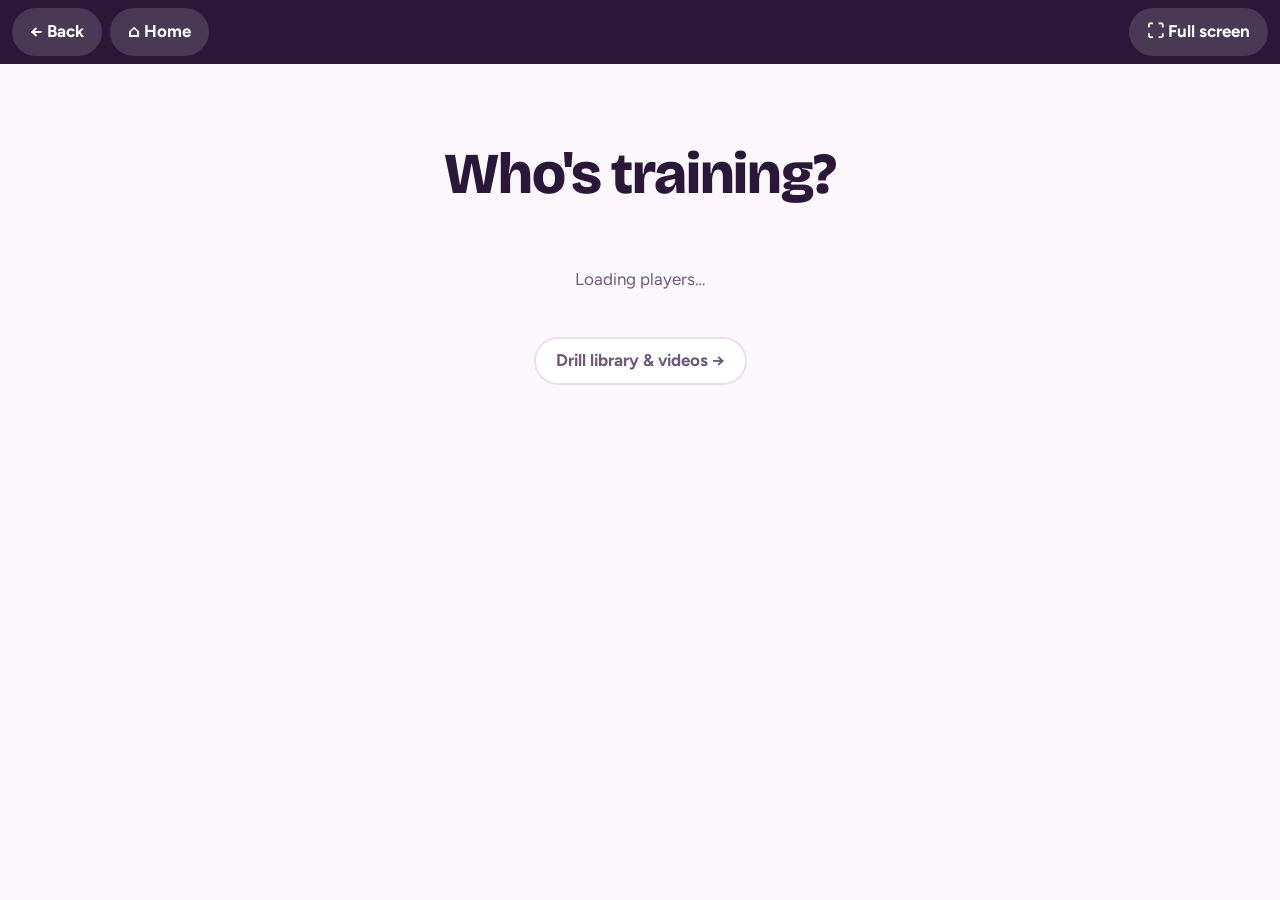
<file: training/index.html>
<!doctype html>
<html lang="en">
<head>
<meta charset="utf-8" />
<title>Hoegh Training Hub</title>
<!-- The Training Hub moved to the site root (2026-10-13). Keep this forwarder so old
     links like /training/?p=titus keep working; the query string is preserved. -->
<script>location.replace("../" + location.search + location.hash);</script>
<meta http-equiv="refresh" content="0; url=../" />
</head>
<body><a href="../">The Training Hub moved here.</a></body>
</html>
</file>
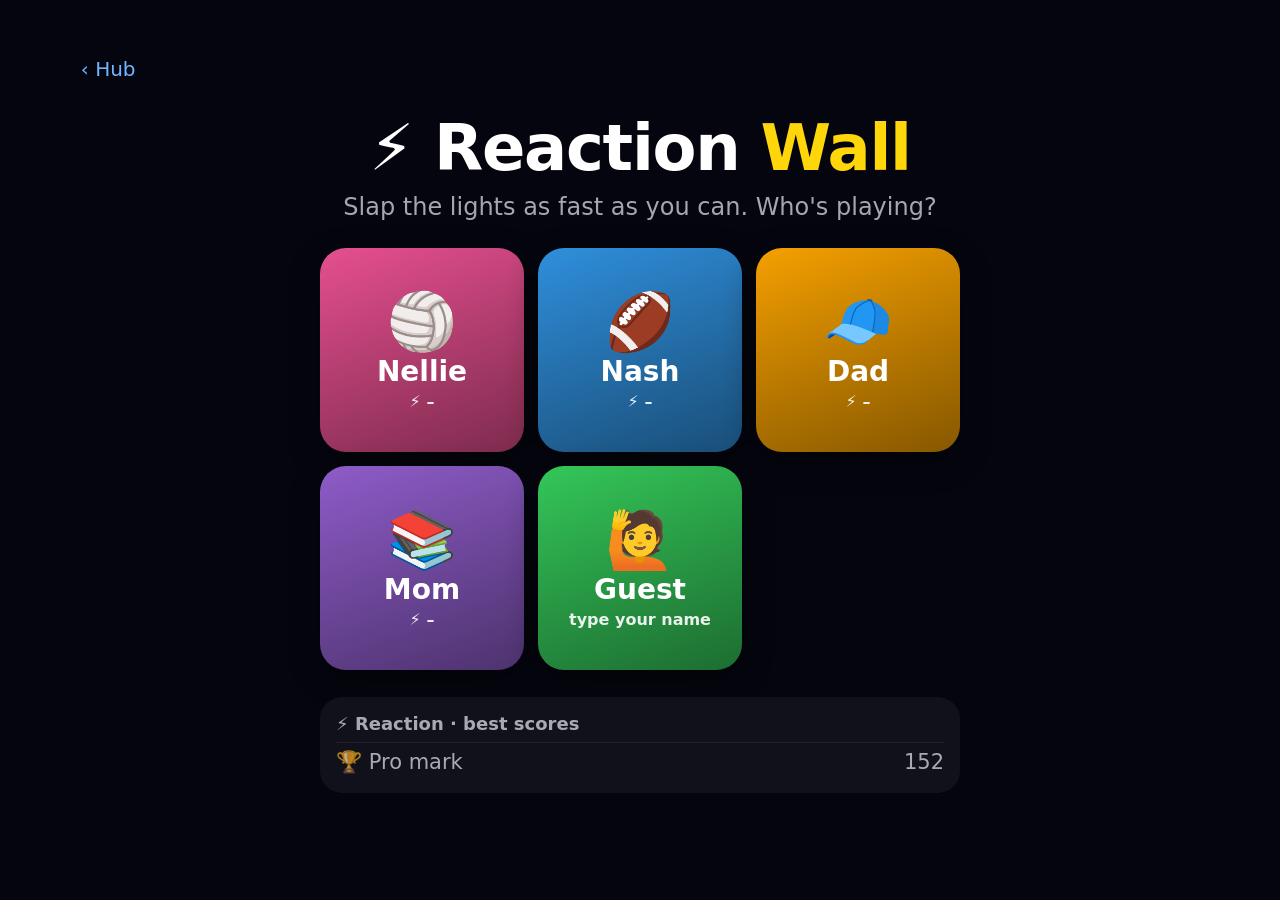
<file: hub/react/index.html>
<!doctype html>
<html lang="en">
<head>
<meta charset="utf-8">
<meta name="viewport" content="width=device-width, initial-scale=1, maximum-scale=1, user-scalable=no">
<title>Reaction Wall · Hoegh Home Hub</title>
<style>
/* Reaction Wall (2026-11-27): a Batak-style reaction game for the 43" portrait kitchen screen (and phones).
   Targets light up anywhere; slap them fast. Personal bests per player, a "Pro" mark to chase, +1 star for a kid's new
   personal best (max 1 a day). For the kids it unlocks once today's chores are done (Kyle: no screens until chores are done).
   Research: G:\My Drive\Claude Tools & Instructions\Research\Big-screen games - findings (2026-11-27).md */
:root { --Nellie:#e64f8f; --Nash:#2f8fdc; --Kyle:#f5a000; --Logan:#8e5cc9; --Guest:#34c759; --gold:#ffd60a; --dim:rgba(235,235,245,.7);
  --me:#ffd60a; --spring:cubic-bezier(.2,1.25,.35,1); font-family:-apple-system,"SF Pro Display","Segoe UI Variable Display","Segoe UI",system-ui,sans-serif; }
* { box-sizing:border-box; -webkit-tap-highlight-color:transparent; }
[hidden] { display:none !important; }
html, body { margin:0; height:100%; overflow:hidden; background:#05050f; color:#fff; user-select:none; -webkit-user-select:none; touch-action:none; overscroll-behavior:none; }
button { font:inherit; color:inherit; border:0; background:none; cursor:pointer; touch-action:manipulation; }
.view { position:fixed; inset:0; display:flex; flex-direction:column; align-items:center; padding:5vh 6vw 4vh; }
.bg { position:fixed; inset:0; background:radial-gradient(circle at 50% 0%,#1d1a4a 0,#05050f 60%); z-index:-1; }
.top { width:100%; display:flex; align-items:center; justify-content:space-between; }
.top .back { font-size:20px; color:#6fb6ff; padding:12px 4px; }
h1 { font-size:clamp(36px,7.5vw,64px); margin:2vh 0 0; font-weight:900; letter-spacing:-.02em; text-align:center; }
h1 em { font-style:normal; color:var(--gold); }
.sub { color:var(--dim); font-size:clamp(17px,3vw,24px); text-align:center; margin:8px 0 3vh; }
.grid { display:grid; grid-template-columns:repeat(3,1fr); gap:14px; width:100%; max-width:640px; }
.pl { aspect-ratio:1; border-radius:26px; background:linear-gradient(160deg,var(--c),color-mix(in srgb,var(--c) 55%,#000)); display:flex; flex-direction:column;
  align-items:center; justify-content:center; font-weight:900; font-size:clamp(20px,3.6vw,28px); box-shadow:0 10px 30px #0007; }
.pl span { font-size:clamp(36px,7vw,56px); } .pl small { font-size:clamp(13px,2.2vw,16px); font-weight:700; opacity:.9; margin-top:4px; }
.modes { width:100%; max-width:640px; display:flex; flex-direction:column; gap:14px; }
.mode { display:flex; align-items:center; gap:18px; text-align:left; padding:18px 20px; border-radius:24px; background:#ffffff12; border:1px solid #ffffff1f; min-height:96px; }
.mode span { font-size:44px; } .mode b { display:block; font-size:clamp(20px,3.6vw,28px); } .mode small { color:var(--dim); font-size:clamp(14px,2.4vw,18px); }
.mode em { margin-left:auto; font-style:normal; text-align:right; color:var(--gold); font-weight:800; font-size:clamp(16px,2.8vw,22px); } .mode em small { display:block; color:var(--dim); font-weight:600; }
.board { width:100%; max-width:640px; margin-top:3vh; background:#ffffff0d; border-radius:22px; padding:12px 16px; }
.board h3 { margin:4px 0 8px; font-size:18px; color:var(--dim); font-weight:700; }
.board li { display:flex; justify-content:space-between; padding:7px 0; font-size:clamp(16px,2.8vw,21px); border-top:1px solid #ffffff12; } .board ol { list-style:none; margin:0; padding:0; }
.board li b { color:var(--gold); } .board li.pro { color:var(--dim); }
.lock { text-align:center; max-width:560px; } .lock .big { font-size:120px; } .lock ul { text-align:left; font-size:22px; line-height:1.6; display:inline-block; }
.btn { height:72px; padding:0 34px; border-radius:24px; font-weight:900; font-size:clamp(20px,3.4vw,26px); background:linear-gradient(135deg,var(--gold),#ff9f0a); color:#2a1a00; margin-top:3vh; }
.btn.ghost { background:#ffffff16; color:#fff; }
/* play */
#play { padding:0; }
.hud { position:absolute; top:0; left:0; right:0; display:flex; align-items:center; justify-content:space-between; padding:2.2vh 6vw 0; z-index:3; pointer-events:none; }
.hud .score { font-size:clamp(48px,10vw,90px); font-weight:900; line-height:1; } .hud .score small { display:block; font-size:16px; color:var(--dim); font-weight:700; }
.hud .time { font-size:clamp(28px,5vw,44px); font-weight:800; text-align:right; } .hud .time small { display:block; font-size:16px; color:var(--dim); font-weight:700; }
.bar { position:absolute; top:0; left:0; height:8px; background:var(--me); z-index:4; transition:width .1s linear; }
.field { position:absolute; left:0; right:0; top:15vh; bottom:3vh; }
.t { position:absolute; width:var(--s); height:var(--s); margin:calc(var(--s) / -2) 0 0 calc(var(--s) / -2); border-radius:50%;
  background:radial-gradient(circle at 35% 30%,#fff 0,var(--me) 38%,color-mix(in srgb,var(--me) 50%,#000) 100%);
  box-shadow:0 0 40px var(--me),0 0 90px color-mix(in srgb,var(--me) 60%,transparent); animation:pop .14s var(--spring); }
.t.red { background:radial-gradient(circle at 35% 30%,#fff 0,#ff3b30 38%,#7a0d08 100%); box-shadow:0 0 40px #ff3b30,0 0 90px #ff3b3066; }
.t.red::after { content:"✕"; position:absolute; inset:0; display:grid; place-items:center; font-weight:900; font-size:calc(var(--s) * .45); color:#fff; }
@keyframes pop { from { transform:scale(.4); opacity:.3; } }
.burst { position:absolute; width:20px; height:20px; margin:-10px 0 0 -10px; border-radius:50%; border:4px solid var(--me); animation:burst .35s ease-out forwards; pointer-events:none; }
.burst.bad { border-color:#ff3b30; }
@keyframes burst { to { transform:scale(7); opacity:0; } }
.count { position:absolute; inset:0; display:grid; place-items:center; font-size:clamp(140px,34vw,300px); font-weight:900; z-index:5; text-shadow:0 10px 40px #000; }
/* result */
.res { text-align:center; } .res .n { font-size:clamp(110px,26vw,220px); font-weight:900; line-height:1; color:var(--me); text-shadow:0 0 60px color-mix(in srgb,var(--me) 60%,transparent); }
.res .lbl { font-size:22px; color:var(--dim); } .res .pb { display:inline-block; margin-top:16px; padding:10px 20px; border-radius:999px; background:var(--gold); color:#2a1a00; font-weight:900; font-size:22px; }
.res .meta { font-size:20px; color:var(--dim); margin-top:14px; line-height:1.5; }
/* guest name entry (on-screen keyboard; the kiosk has no keyboard) */
.typed { width:100%; max-width:640px; min-height:84px; border-radius:22px; background:#ffffff12; border:2px solid #34c75988; display:flex; align-items:center; justify-content:center;
  font-size:clamp(34px,6vw,52px); font-weight:900; } .typed .ph { color:#ffffff44; font-weight:700; }
.mic { margin-top:12px; height:60px; padding:0 26px; border-radius:20px; background:#34c759; font-weight:800; font-size:20px; }
.mic.live { animation:kxp 1s ease-in-out infinite; } @keyframes kxp { 50% { opacity:.6; } }
.kb { width:100%; max-width:680px; margin-top:16px; display:flex; flex-direction:column; gap:8px; }
.kb .row { display:flex; gap:6px; justify-content:center; }
.kb button { flex:1; max-width:62px; height:64px; border-radius:14px; background:#ffffff18; font-size:24px; font-weight:800; text-transform:uppercase; }
.kb button.wide { max-width:220px; flex:4; font-size:18px; text-transform:none; } .kb button.mid { max-width:110px; flex:2; font-size:20px; }
.toast { position:fixed; left:50%; bottom:6vh; transform:translateX(-50%); background:#000c; padding:12px 20px; border-radius:16px; font-size:18px; z-index:9; opacity:0; transition:opacity .3s; }
.toast.on { opacity:1; }
</style>
</head>
<body>
<div class="bg"></div>

<section class="view" id="v-who">
  <div class="top"><button class="back" id="to-hub">‹ Hub</button><span></span></div>
  <h1>⚡ Reaction <em>Wall</em></h1>
  <p class="sub">Slap the lights as fast as you can. Who's playing?</p>
  <div class="grid" id="players"></div>
  <div class="board" id="board-who"></div>
</section>

<section class="view" id="v-mode" hidden>
  <div class="top"><button class="back" data-go="who">‹ Players</button><span id="mode-who"></span></div>
  <h1 id="mode-title"></h1>
  <p class="sub">Pick a game</p>
  <div class="modes" id="modes"></div>
</section>

<section class="view" id="v-name" hidden>
  <div class="top"><button class="back" data-go="who">‹ Players</button><span></span></div>
  <h1>🙋 Hi, <em>guest!</em></h1>
  <p class="sub">What's your name? It goes on the leaderboard.</p>
  <div class="typed" id="g-typed"><span class="ph">Your name</span></div>
  <button class="mic" id="g-mic" hidden>🎤 Say your name</button>
  <div class="kb" id="g-kb"></div>
  <button class="btn" id="g-go">⚡ Let's play</button>
</section>

<section class="view" id="v-lock" hidden>
  <div class="top"><button class="back" data-go="who">‹ Players</button><span></span></div>
  <div class="lock">
    <div class="big">🔒</div>
    <h1 id="lock-title"></h1>
    <p class="sub">Finish today's chores to unlock the Reaction Wall.</p>
    <ul id="lock-list"></ul><br>
    <button class="btn" id="lock-chores">✅ Go to chores</button>
  </div>
</section>

<section class="view" id="play" hidden>
  <div class="bar" id="bar"></div>
  <div class="hud"><div class="score" id="score">0<small>hits</small></div><div class="time" id="time">60<small>seconds</small></div></div>
  <div class="field" id="field"></div>
  <div class="count" id="count" hidden></div>
</section>

<section class="view" id="v-res" hidden>
  <div class="top"><span></span><span></span></div>
  <div class="res" style="margin-top:6vh">
    <div class="lbl" id="res-mode"></div>
    <div class="n" id="res-n"></div>
    <div class="lbl">hits</div>
    <div id="res-pb"></div>
    <div class="meta" id="res-meta"></div>
    <button class="btn" id="again">⚡ Again</button>
    <button class="btn ghost" data-go="mode">Other games</button>
  </div>
  <div class="board" id="board-res"></div>
</section>
<div class="toast" id="toast"></div>

<script>
const SB_URL = "https://xfnxjkstiwnrshprnzsz.supabase.co", SB_KEY = "sb_publishable_cFFIRMpngL0aFzQ7SHe2eg_lpK7k9Jg";
const P = new URLSearchParams(location.search), KIOSK = P.has("kiosk"), HUB = KIOSK ? "../?kiosk=1" : "../";
const KIDS = ["Nellie", "Nash"];
// Kyle 2026-11-27: "don't block the games for now". Set true (or add ?lock) to require today's chores before kids can play.
const LOCK_GAMES = P.has("lock");
const PLAYERS = [["Nellie", "🏐"], ["Nash", "🏈"], ["Kyle", "🧢", "Dad"], ["Logan", "📚", "Mom"], ["Guest", "🙋"]];   // household + one Guest slot for visiting friends (Kyle 2026-11-27: only our household gets named tiles)
const COLOR_ = { Nellie: "#e64f8f", Nash: "#2f8fdc", Kyle: "#f5a000", Logan: "#8e5cc9", Guest: "#34c759" };
// guests type their name; they play as "G:<Name>" (scores on the board as "Name (guest)", never a tile of their own)
const isGuest = (p) => typeof p === "string" && p.startsWith("G:");
const COLOR = new Proxy(COLOR_, { get: (o, p) => (isGuest(p) ? o.Guest : o[p]) });
const label = (p) => (isGuest(p) ? p.slice(2) : (PLAYERS.find((x) => x[0] === p) || [])[2] || p);
// Pro marks: Batak Pro 60-second test (about 60 is a typical first try; 152 strong; an F1 driver reportedly hit 217)
const MODES = [
  { id: "reaction", icon: "⚡", name: "Reaction", desc: "One light at a time · 60 s", secs: 60, at: 1, red: 0, pro: 152 },
  { id: "quick", icon: "⏱️", name: "Quick 30", desc: "One light at a time · 30 s", secs: 30, at: 1, red: 0, pro: 76 },
  { id: "two", icon: "🙌", name: "Two hands", desc: "Two lights at once · 60 s", secs: 60, at: 2, red: 0, pro: 170 },
  { id: "pro", icon: "🧠", name: "Pro: dodge the red", desc: "Red ✕ lights cost a point · 60 s", secs: 60, at: 1, red: 0.25, pro: 120 },
];
const $ = (id) => document.getElementById(id);
const ymd = (d) => `${d.getFullYear()}-${String(d.getMonth() + 1).padStart(2, "0")}-${String(d.getDate()).padStart(2, "0")}`;
const today = () => ymd(new Date());
const H = (x) => ({ apikey: SB_KEY, "Content-Type": "application/json", ...x });
function toast(m) { const t = $("toast"); t.textContent = m; t.classList.add("on"); clearTimeout(toast.t); toast.t = setTimeout(() => t.classList.remove("on"), 2400); }
function show(v) { for (const s of document.querySelectorAll(".view")) s.hidden = s.id !== (v === "play" ? "play" : "v-" + v); last = Date.now(); }

// ---------- data: bests live in the stars ledger as 0-star "game" rows; a kid's new best earns 1 star a day ----------
let rows = [], me = null, mode = null, last = Date.now();
const LS = "hub.react.bests";
let local = JSON.parse(localStorage.getItem(LS) || "{}");   // fallback when offline: "player|mode" -> best
async function get(path) { try { const r = await fetch(`${SB_URL}/rest/v1/${path}`, { headers: H() }); return r.ok ? r.json() : null; } catch { return null; } }
async function upsert(table, list) {
  try { const r = await fetch(`${SB_URL}/rest/v1/${table}?on_conflict=id`, { method: "POST", headers: H({ Prefer: "resolution=merge-duplicates,return=minimal" }), body: JSON.stringify(list) }); return r.ok; } catch { return false; }
}
async function loadBests() {
  const r = await get("stars?kind=eq.game&item=eq.reaction&select=id,kid,note");
  if (r) rows = r;
}
function best(p, m) {
  const r = rows.find((x) => x.id === `game|reaction|${p}|${m}`);
  let b = 0; try { b = r ? JSON.parse(r.note).best || 0 : 0; } catch {}
  return Math.max(b, local[`${p}|${m}`] || 0);
}
async function saveBest(p, m, score) {
  local[`${p}|${m}`] = Math.max(score, local[`${p}|${m}`] || 0); localStorage.setItem(LS, JSON.stringify(local));
  const row = { id: `game|reaction|${p}|${m}`, kid: isGuest(p) ? "Guest" : p, day: today(), kind: "game", item: "reaction", title: `Reaction Wall best (${m})`, stars: 0, status: "ok", note: JSON.stringify({ best: score, on: today() }) };
  const i = rows.findIndex((x) => x.id === row.id); if (i >= 0) rows[i] = row; else rows.push(row);
  await upsert("stars", [row]);
}
async function awardStar(p) {   // +1 star for a kid's new personal best, max once a day (id is per day, so a 2nd best the same day changes nothing)
  return upsert("stars", [{ id: `${today()}|${p}|reactionpb`, kid: p, day: today(), kind: "bonus", item: "reaction", title: "Reaction Wall personal best", stars: 1, status: "ok", note: null }]);
}
// chores gate: same rules as Stars & chores (kid_setup chores for today; trip mode or no chores = unlocked)
async function choresLeft(kid) {
  const [setup, log] = await Promise.all([get("kid_setup?select=id,kind,kid,title,emoji,data,removed"), get(`stars?day=eq.${today()}&kid=eq.${kid}&kind=eq.chore&select=item,status`)]);
  if (!setup || !log) return [];   // can't check (offline): don't lock anyone out
  const t = today(), dow = new Date().getDay();
  const trip = setup.some((r) => r.kind === "trip" && !r.removed && r.data && r.data.from <= t && (!r.data.to || t <= r.data.to));
  if (trip) return [];
  const done = new Set(log.filter((r) => r.status === "ok").map((r) => r.item));
  return setup.filter((r) => r.kind === "chore" && !r.removed && (r.kid === "Both" || r.kid === kid) && (!r.data || !r.data.days || r.data.days.includes(dow)) && !done.has(r.id));
}

// ---------- screens ----------
function drawWho() {
  $("players").innerHTML = PLAYERS.map(([p, e]) => `<button class="pl" data-p="${p}" style="--c:${COLOR[p]}"><span>${e}</span>${label(p)}<small>${p === "Guest" ? "type your name" : `⚡ ${best(p, "reaction") || "–"}`}</small></button>`).join("");
  drawBoard("board-who", "reaction");
  show("who");
}
function drawBoard(el, m) {
  const md = MODES.find((x) => x.id === m);
  // household players + every guest who has a score in this mode; top 8
  const guests = new Set([...rows.map((r) => r.id.split("|")[2]), ...Object.keys(local).map((k) => k.split("|")[0])].filter(isGuest));
  const who = PLAYERS.map(([p]) => p).filter((p) => p !== "Guest").concat([...guests]);
  const list = who.map((p) => [p, best(p, m)]).filter(([, b]) => b > 0).sort((a, b) => b[1] - a[1]).slice(0, 8);
  const esc = (s) => s.replace(/[&<>"]/g, "");
  const items = list.map(([p, b]) => `<li><span style="color:${COLOR[p]}">${esc(label(p))}${isGuest(p) ? ' <small style="color:var(--dim)">(guest)</small>' : ""}</span><b>${b}</b></li>`);
  items.push(`<li class="pro"><span>🏆 Pro mark</span><span>${md.pro}</span></li>`);
  $(el).innerHTML = `<h3>${md.icon} ${md.name} · best scores</h3><ol>${items.join("")}</ol>`;
}
// ---------- guest name ----------
let gname = "";
function drawName() { gname = ""; drawTyped(); $("g-mic").hidden = !Speech; document.documentElement.style.setProperty("--me", COLOR_.Guest); show("name"); }
function drawTyped() { $("g-typed").innerHTML = gname ? gname.replace(/[&<>"]/g, "") : '<span class="ph">Your name</span>'; }
const clean = (s) => s.replace(/[^A-Za-z' -]/g, "").replace(/\s+/g, " ").trim().slice(0, 14).replace(/\b\w/g, (c) => c.toUpperCase());
(function buildKb() {
  const rowsK = ["qwertyuiop", "asdfghjkl", "zxcvbnm"], kb = $("g-kb");
  const key = (t, fn, cls = "") => { const b = document.createElement("button"); b.textContent = t; b.className = cls; b.addEventListener("click", (e) => { e.stopPropagation(); fn(); drawTyped(); }); return b; };
  rowsK.forEach((r, n) => { const row = document.createElement("div"); row.className = "row";
    [...r].forEach((ch) => row.appendChild(key(ch, () => { if (gname.length < 14) gname = clean(gname + ch) || gname; })));
    if (n === 2) row.appendChild(key("⌫", () => { gname = gname.slice(0, -1); }, "mid"));
    kb.appendChild(row); });
  const last = document.createElement("div"); last.className = "row"; last.appendChild(key("space", () => { if (gname && !gname.endsWith(" ")) gname += " "; }, "wide")); kb.appendChild(last);
})();
const Speech = window.SpeechRecognition || window.webkitSpeechRecognition;
$("g-mic").addEventListener("click", (e) => {
  e.stopPropagation(); if (!Speech) return;
  const rec = new Speech(); rec.lang = "en-US"; $("g-mic").classList.add("live"); $("g-mic").textContent = "🎤 Listening…";
  rec.onresult = (ev) => { const t = ev.results[0][0].transcript.replace(/^(my name is|i'm|i am|it's)\s+/i, ""); gname = clean(t.split(" ").slice(0, 2).join(" ")); drawTyped(); };
  rec.onend = () => { $("g-mic").classList.remove("live"); $("g-mic").textContent = "🎤 Say your name"; };
  try { rec.start(); } catch {}
});
$("g-go").addEventListener("click", (e) => {
  e.stopPropagation(); const n = clean(gname);
  if (n.length < 2) return toast("Type or say your name first");
  // a guest can't take a household name
  if (["nellie", "nash", "kyle", "logan", "dad", "mom"].includes(n.toLowerCase())) return toast("That name's taken. Try another!");
  pick("G:" + n);
});

async function pick(p) {
  if (p === "Guest") return drawName();
  me = p; document.documentElement.style.setProperty("--me", COLOR[p]);
  if (LOCK_GAMES && KIDS.includes(p)) {
    const left = await choresLeft(p);
    if (left.length) {
      $("lock-title").textContent = `${p}: ${left.length} chore${left.length > 1 ? "s" : ""} left`;
      $("lock-list").innerHTML = left.slice(0, 6).map((c) => `<li>${c.emoji || "✅"} ${c.title.replace(/[<>&]/g, "")}</li>`).join("");
      return show("lock");
    }
  }
  drawModes();
}
function drawModes() {
  $("mode-who").textContent = label(me); $("mode-who").style.color = COLOR[me];
  $("mode-title").innerHTML = `${label(me)}, <em>ready?</em>`;
  $("modes").innerHTML = MODES.map((m) => `<button class="mode" data-m="${m.id}"><span>${m.icon}</span><div><b>${m.name}</b><small>${m.desc}</small></div><em>${best(me, m.id) || "–"}<small>your best</small></em></button>`).join("");
  show("mode");
}

// ---------- the game ----------
let game = null;
function start(m) {
  mode = { ...MODES.find((x) => x.id === m) };
  if (+P.get("secs") > 0) mode.secs = +P.get("secs");   // testing only: ?secs=5
  show("play"); $("field").innerHTML = ""; $("score").firstChild.nodeValue = "0"; $("time").firstChild.nodeValue = String(mode.secs); $("bar").style.width = "100%";
  let n = 3; const c = $("count"); c.hidden = false; c.textContent = n;
  const iv = setInterval(() => { n--; if (n > 0) c.textContent = n; else { clearInterval(iv); c.hidden = true; run(); } }, 800);
}
function run() {
  const f = $("field"), W = f.clientWidth, Hh = f.clientHeight;
  const size = Math.round(Math.max(90, Math.min(150, Math.min(W, Hh) * 0.2)));
  game = { score: 0, hits: 0, reds: 0, t0: performance.now(), lastPos: [], live: 0 };
  // truly random spots (no patterns), at least ~1.5 targets away from the last few
  const spot = () => {
    for (let k = 0; k < 40; k++) {
      const x = size / 2 + Math.random() * (W - size), y = size / 2 + Math.random() * (Hh - size);
      if (game.lastPos.every(([a, b]) => Math.hypot(a - x, b - y) > size * 1.5)) return [x, y];
    }
    return [size / 2 + Math.random() * (W - size), size / 2 + Math.random() * (Hh - size)];
  };
  // one real light per "slot" is always on screen; in Pro, each hit may also flash a red decoy that fades by itself
  const place = (red) => {
    const [x, y] = spot(); game.lastPos = [[x, y], ...game.lastPos].slice(0, 3);
    const t = document.createElement("button"); t.className = "t" + (red ? " red" : ""); t.style.cssText = `--s:${size}px;left:${x}px;top:${y}px`;
    t.addEventListener("pointerdown", (e) => { e.stopPropagation(); hit(t, red, x, y); });
    f.appendChild(t);
    if (red) setTimeout(() => t.remove(), 1100);
  };
  // at most one red decoy on screen at a time
  const spawn = () => { if (!game) return; place(false); if (mode.red && !f.querySelector(".t.red") && Math.random() < mode.red * 1.4) place(true); };
  const hit = (t, red, x, y) => {
    if (!game || !t.isConnected) return;
    t.remove(); const b = document.createElement("i"); b.className = "burst" + (red ? " bad" : ""); b.style.cssText = `left:${x}px;top:${y}px`; f.appendChild(b); setTimeout(() => b.remove(), 400);
    if (red) { game.score = Math.max(0, game.score - 1); game.reds++; beep(220); $("score").firstChild.nodeValue = String(game.score); return; }
    game.score++; game.hits++; beep(660 + Math.min(game.score, 60) * 6);
    $("score").firstChild.nodeValue = String(game.score);
    spawn();
  };
  for (let k = 0; k < mode.at; k++) spawn();
  const tick = () => {
    if (!game) return;
    const left = mode.secs - (performance.now() - game.t0) / 1000;
    $("time").firstChild.nodeValue = String(Math.max(0, Math.ceil(left)));
    $("bar").style.width = `${Math.max(0, left / mode.secs) * 100}%`;
    if (left <= 0) return finish();
    requestAnimationFrame(tick);
  };
  requestAnimationFrame(tick);
}
let actx = null;
function beep(f) { try { actx = actx || new (window.AudioContext || window.webkitAudioContext)(); const o = actx.createOscillator(), g = actx.createGain(), t = actx.currentTime;
  o.type = "triangle"; o.frequency.value = f; g.gain.setValueAtTime(0.12, t); g.gain.exponentialRampToValueAtTime(0.0001, t + 0.12); o.connect(g).connect(actx.destination); o.start(t); o.stop(t + 0.13); } catch {} }
async function finish() {
  const g = game; game = null; $("field").innerHTML = "";
  const prev = best(me, mode.id), isPB = g.score > prev;
  $("res-mode").textContent = `${mode.icon} ${mode.name} · ${label(me)}`;
  $("res-n").textContent = g.score;
  $("res-pb").innerHTML = isPB ? `<span class="pb">🏅 NEW PERSONAL BEST${prev ? ` (was ${prev})` : ""}</span>` : "";
  const toPro = mode.pro - g.score;
  $("res-meta").innerHTML = [prev && !isPB ? `Your best: ${prev}` : "", g.reds ? `${g.reds} red ✕ hit` : "", toPro > 0 ? `${toPro} more to reach the Pro mark (${mode.pro})` : "🏆 Beat the Pro mark!"].filter(Boolean).join("<br>");
  show("res"); drawBoard("board-res", mode.id);
  if (isPB && g.score > 0) {
    await saveBest(me, mode.id, g.score); drawBoard("board-res", mode.id);
    if (KIDS.includes(me)) { const ok = await awardStar(me); if (ok) toast(`+1 ⭐ for ${me}'s new best (1 a day)`); }
  }
}

// ---------- taps ----------
document.addEventListener("click", (e) => {
  const b = e.target.closest("button"); if (!b) return;
  if (b.dataset.p) return pick(b.dataset.p);
  if (b.dataset.m) return start(b.dataset.m);
  if (b.dataset.go === "who") return drawWho();
  if (b.dataset.go === "mode") return drawModes();
});
$("again").onclick = () => start(mode.id);
$("to-hub").onclick = () => (location.href = HUB);
$("lock-chores").onclick = () => (location.href = KIOSK ? "../?kiosk=1&app=stars" : "../?app=stars");
addEventListener("pointerdown", () => { last = Date.now(); }, true);
// kitchen screen: idle 2 minutes (and not mid-game) → back to the hub
if (KIOSK) setInterval(() => { if (!game && Date.now() - last > 120000) location.href = HUB; }, 15000);
loadBests().then(drawWho);
drawWho();
</script>
</body>
</html>
</file>
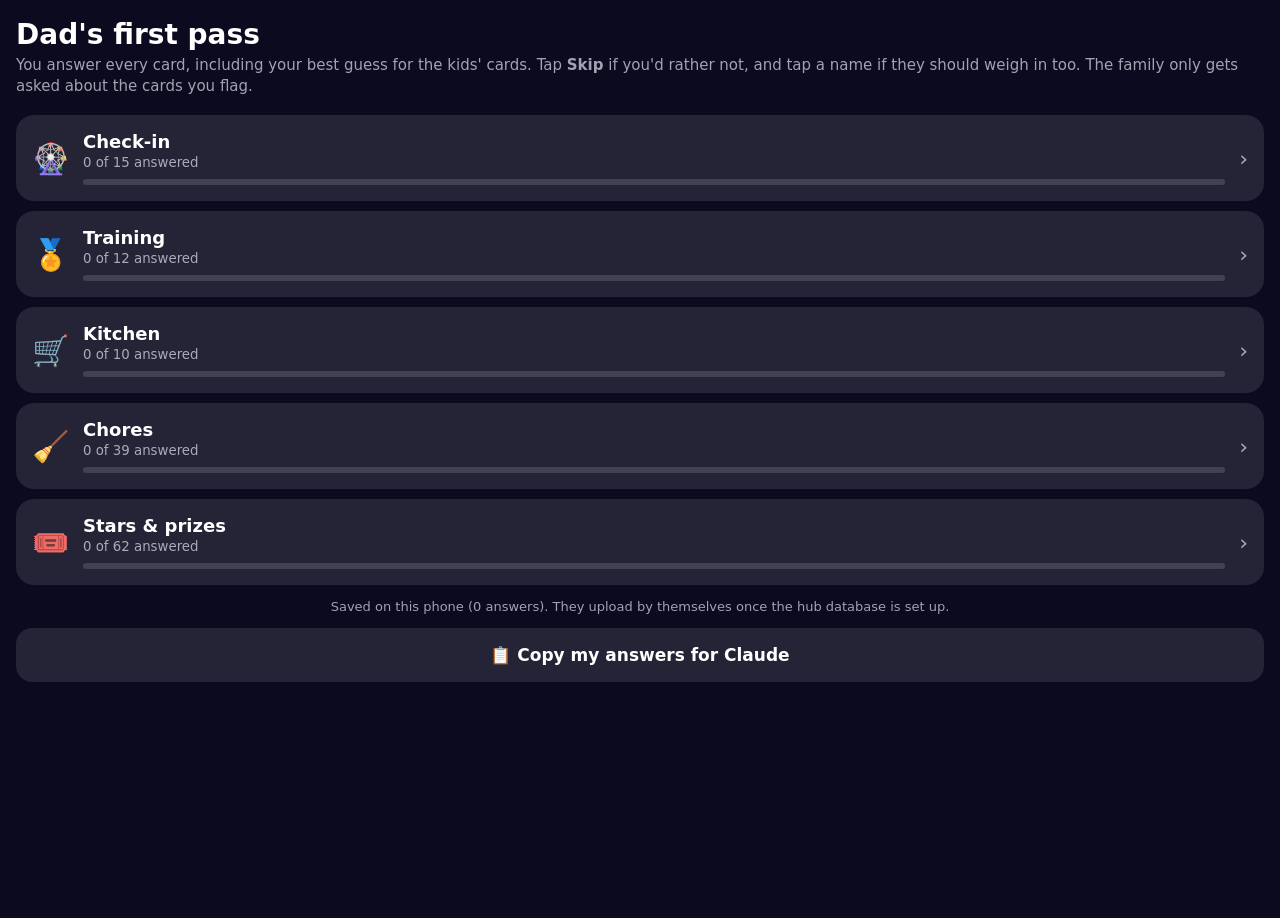
<file: hub/review/index.html>
<!doctype html>
<html lang="en">
<head>
<meta charset="utf-8">
<meta name="viewport" content="width=device-width, initial-scale=1, viewport-fit=cover">
<meta name="robots" content="noindex">
<title>Dad's first pass · Hub quizzes</title>
<style>
/* Kyle's first pass (2026-11-27): Kyle answers every quiz card from his phone, including his guess for the
   kids' cards, and flags who else should answer. Family only gets pulled in where he asks. */
:root { --Kyle:#f5a000; --Logan:#8e5cc9; --Nellie:#e64f8f; --Nash:#2f8fdc; --dim:rgba(235,235,245,.68); --glass:rgba(255,255,255,.1);
  font-family:-apple-system,"SF Pro Text","Segoe UI",system-ui,sans-serif; }
* { box-sizing:border-box; -webkit-tap-highlight-color:transparent; }
[hidden] { display:none !important; }
body { margin:0; background:#0c0a1f; color:#fff; min-height:100vh; padding:env(safe-area-inset-top) 16px calc(24px + env(safe-area-inset-bottom)); }
button, textarea { font:inherit; color:inherit; border:0; background:none; cursor:pointer; }
h1 { font-size:28px; margin:18px 0 4px; } .sub { color:var(--dim); margin:0 0 18px; font-size:15px; line-height:1.4; }
.deck { display:flex; align-items:center; gap:14px; width:100%; text-align:left; background:var(--glass); border-radius:18px; padding:16px; margin-bottom:10px; }
.deck .e { font-size:30px; } .deck b { display:block; font-size:18px; } .deck small { color:var(--dim); }
.deck .bar { height:6px; background:#ffffff22; border-radius:3px; margin-top:8px; overflow:hidden; } .deck .bar i { display:block; height:100%; background:var(--Kyle); }
.deck .go { margin-left:auto; color:var(--dim); font-size:22px; }
.status { font-size:13px; color:var(--dim); text-align:center; margin:14px 0; }
.top { display:flex; align-items:center; gap:10px; margin-top:12px; } .top .back { font-size:17px; color:#6fb6ff; padding:8px 0; }
.top .count { margin-left:auto; color:var(--dim); font-size:14px; }
.pbar { height:5px; background:#ffffff22; border-radius:3px; margin:8px 0 14px; overflow:hidden; } .pbar i { display:block; height:100%; background:var(--Kyle); transition:width .25s; }
.card { background:linear-gradient(160deg,#2a2550,#18153a); border-radius:24px; padding:20px 18px; }
.chips { display:flex; flex-wrap:wrap; gap:6px; } .chip { font-size:12px; padding:4px 10px; border-radius:999px; background:#ffffff1c; color:var(--dim); }
.card .emoji { font-size:52px; margin:12px 0 4px; } .card h2 { font-size:24px; margin:4px 0 8px; } .card p { color:#e6e6f2; font-size:16px; line-height:1.45; margin:0; }
.guess { margin-top:12px; font-size:14px; padding:10px 12px; border-radius:12px; background:#ffffff12; color:#ffd88a; }
.label { font-size:13px; color:var(--dim); margin:16px 2px 8px; display:flex; justify-content:space-between; }
.scale { display:grid; grid-template-columns:repeat(5,1fr); gap:8px; }
.scale button { height:54px; border-radius:14px; font-size:20px; font-weight:700; background:hsl(var(--h) 55% 32%); }
.scale button.on { outline:3px solid #fff; background:hsl(var(--h) 70% 45%); }
.asks { display:flex; gap:8px; } .asks button { flex:1; height:46px; border-radius:14px; background:var(--glass); font-weight:600; font-size:15px; }
.asks button.on { background:var(--c); } .asks button.hint { box-shadow:inset 0 0 0 2px var(--c); }
.hintline { font-size:13px; color:var(--dim); margin:6px 2px 0; }
textarea { width:100%; min-height:48px; border-radius:14px; background:var(--glass); padding:12px; font-size:16px; resize:vertical; }
.row { display:flex; gap:8px; margin-top:14px; } .row button { flex:1; height:50px; border-radius:14px; background:var(--glass); font-weight:600; }
.row .skip.on { background:#5b5b70; } .row .nav { flex:.6; }
.saved { text-align:center; font-size:13px; color:var(--dim); height:18px; margin-top:8px; }
.sum h3 { margin:20px 0 8px; font-size:17px; } .sum li { margin:6px 0; color:#e6e6f2; } .sum .who { font-weight:700; }
.big { display:block; width:100%; height:54px; border-radius:16px; background:var(--Kyle); color:#1a1200; font-weight:700; font-size:17px; margin-top:14px; }
.big.ghost { background:var(--glass); color:#fff; }
/* their turn (?who=Logan|Nellie|Nash): only the cards Dad flagged for them, with Dad's answer shown */
.dad { margin-top:12px; font-size:15px; padding:10px 12px; border-radius:12px; background:#f5a00022; color:#ffd88a; }
.big.same { background:var(--me); color:#fff; }
</style>
</head>
<body>

<section id="v-home">
  <h1>Dad's first pass</h1>
  <p class="sub">You answer every card, including your best guess for the kids' cards. Tap <b>Skip</b> if you'd rather not, and tap a name if they should weigh in too. The family only gets asked about the cards you flag.</p>
  <div id="decks"></div>
  <div class="status" id="status"></div>
  <button class="big ghost" id="export">📋 Copy my answers for Claude</button>
  <div class="status" id="export-msg"></div>
</section>

<section id="v-card" hidden>
  <div class="top"><button class="back" id="to-home">‹ Quizzes</button><span class="count" id="count"></span></div>
  <div class="pbar"><i id="pbar"></i></div>
  <article class="card">
    <div class="chips"><span class="chip" id="c-aud"></span><span class="chip" id="c-src"></span></div>
    <div class="emoji" id="c-emoji"></div>
    <h2 id="c-title"></h2>
    <p id="c-desc"></p>
    <div class="guess" id="c-guess" hidden></div>
    <div class="dad" id="c-dad" hidden></div>
  </article>
  <button class="big same" id="same" hidden>👍 Same as Dad</button>

  <div id="ask-box">
  <div class="label"><span>Ask someone else too? (optional)</span></div>
  <div class="asks" id="asks"></div>
  <div class="hintline" id="hint" hidden></div>
  </div>

  <div class="label"><span>1 = no way</span><span>10 = gotta have it</span></div>
  <div class="scale" id="scale"></div>

  <div class="label"><span>Note (optional; the phone mic works here)</span></div>
  <textarea id="note" placeholder="e.g. only on weekends · ask Nash about the colors"></textarea>

  <div class="row">
    <button class="nav" id="prev">‹ Back</button>
    <button class="skip" id="skip">Skip</button>
    <button class="nav" id="next">Next ›</button>
  </div>
  <div class="saved" id="saved"></div>
</section>

<section id="v-sum" hidden>
  <div class="top"><button class="back" id="sum-home">‹ Quizzes</button></div>
  <h1 id="sum-title"></h1>
  <div class="sum" id="sum"></div>
  <button class="big" id="sum-next">Next quiz ›</button>
  <button class="big ghost" id="sum-review">↩︎ Go back through this quiz</button>
</section>

<script>
const SB_URL = "https://xfnxjkstiwnrshprnzsz.supabase.co";
const SB_KEY = "sb_publishable_cFFIRMpngL0aFzQ7SHe2eg_lpK7k9Jg";
const WHO = new URLSearchParams(location.search).get("who");
const ME = ["Logan", "Nellie", "Nash"].includes(WHO) ? WHO : "Kyle", OTHERS = ["Logan", "Nellie", "Nash"];
const THEIRS = ME !== "Kyle";   // their turn: only cards Dad flagged for them
let dad = {};                    // Dad's first pass (decks/kyle.json): "deck|card" -> {r, skip, ask, note}
document.documentElement.style.setProperty("--me", `var(--${ME})`);
// shortest first: the new research decks, then the two long ones nobody has started
const DECKS = [["checkin", "🎡", "Check-in"], ["training", "🏅", "Training"], ["kitchen", "🛒", "Kitchen"], ["chores", "🧹", "Chores"], ["stars", "🎟️", "Stars & prizes"]];
const $ = (id) => document.getElementById(id);
const LS = "hubReview.answers", OUT = "hubReview.outbox";
let answers = JSON.parse(localStorage.getItem(LS) || "{}");   // id -> answer
let outbox = JSON.parse(localStorage.getItem(OUT) || "[]");   // ids waiting to upload
let decks = {}, deckId = null, cards = [], pos = 0, dbOk = null;

const key = (d, c) => `${d}|${c}|${ME}`;
const persist = () => { localStorage.setItem(LS, JSON.stringify(answers)); localStorage.setItem(OUT, JSON.stringify(outbox)); };
const hdr = (x) => ({ apikey: SB_KEY, "Content-Type": "application/json", ...x });

// who Claude would suggest asking, by who the card is for (Kyle decides; it's only a hint)
function suggest(deck, c) {
  const over = { "k-aisle": ["Logan"], "k-keep": ["Logan"], "k-pick": ["Nellie", "Nash"] };
  if (over[c.id]) return over[c.id];
  if (c.for === "Nellie" || c.for === "Nash" || c.for === "Logan") return [c.for];
  return [];
}
function guessText(c) {
  if (c.for === "kids") return "Kids' card: rate it how you think Nellie and Nash would feel. Tap their names if you're not sure.";
  if (c.for === "Nellie" || c.for === "Nash") return `Just for ${c.for}: give your best guess, or tap her/his name to ask.`;
  if (c.for === "Logan") return "Just for Logan: give your guess, or tap Logan to ask her.";
  if (c.for === "parents") return "Mom & Dad card: your answer, and tap Logan if she should weigh in.";
  return "";
}

async function loadDecks() {
  await Promise.all(DECKS.map(async ([id]) => { decks[id] = await fetch(`decks/${id}.json`, { cache: "no-store" }).then((r) => r.json()); }));
  if (THEIRS) {
    dad = await fetch("decks/kyle.json", { cache: "no-store" }).then((r) => r.json()).catch(() => ({}));
    for (const [id] of DECKS) decks[id].ideas = decks[id].ideas.filter((c) => dad[`${id}|${c.id}`]?.ask?.includes(ME));
  }
}
async function pull() {
  try {
    const r = await fetch(`${SB_URL}/rest/v1/quiz_answers?person=eq.${ME}&select=*`, { headers: hdr() });
    if (!r.ok) { dbOk = false; return; }
    dbOk = true;
    for (const a of await r.json()) if (!outbox.includes(a.id)) answers[a.id] = { rating: a.rating, skipped: a.skipped, ask: a.ask || [], note: a.note || "" };
    persist();
  } catch { dbOk = false; }
}
async function flush() {
  if (!outbox.length) return true;
  const rows = outbox.map((id) => { const [deck, card, person] = id.split("|"); const a = answers[id] || {};
    return { id, deck, card, person, rating: a.rating ?? null, skipped: !!a.skipped, ask: a.ask || [], note: a.note || null }; });
  try {
    const r = await fetch(`${SB_URL}/rest/v1/quiz_answers?on_conflict=id`, { method: "POST", headers: hdr({ Prefer: "resolution=merge-duplicates,return=minimal" }), body: JSON.stringify(rows) });
    if (!r.ok) { dbOk = false; return false; }
    dbOk = true; outbox = []; persist(); return true;
  } catch { dbOk = false; return false; }
}
function status() {
  $("status").textContent = dbOk ? (outbox.length ? `${outbox.length} waiting to upload…` : "✓ Saved to the hub database")
    : `Saved on this phone (${Object.keys(answers).length} answers). They upload by themselves once the hub database is set up.`;
}

// ---------- home ----------
function drawHome() {
  show("home");
  if (THEIRS) {
    const n = DECKS.reduce((s, [id]) => s + decks[id].ideas.length, 0);
    document.querySelector("#v-home h1").textContent = `${ME}'s turn`;
    document.querySelector("#v-home h1").style.color = `var(--${ME})`;
    document.querySelector("#v-home .sub").textContent = `Dad already answered everything. These ${n} are the ones he wanted your opinion on. Tap 👍 if you agree with Dad, or pick your own number.`;
  }
  const box = $("decks"); box.innerHTML = "";
  for (const [id, emoji, name] of DECKS) {
    const list = decks[id].ideas, done = list.filter((c) => answers[key(id, c.id)]).length;
    if (!list.length) continue;   // their turn: skip quizzes with nothing flagged for them
    const b = document.createElement("button"); b.className = "deck";
    b.innerHTML = `<span class="e">${emoji}</span><span style="flex:1"><b>${name}</b><small>${done} of ${list.length} answered</small><div class="bar"><i style="width:${(done / list.length) * 100}%"></i></div></span><span class="go">›</span>`;
    b.onclick = () => openDeck(id);
    box.appendChild(b);
  }
  status();
}
function show(v) { for (const s of ["home", "card", "sum"]) $("v-" + s).hidden = s !== v; scrollTo(0, 0); }

// ---------- cards ----------
function openDeck(id, startAt) {
  deckId = id;
  cards = decks[id].ideas.slice().sort((a, b) => (a.tier ?? 4) - (b.tier ?? 4));
  const first = cards.findIndex((c) => !answers[key(id, c.id)]);
  if (startAt === undefined && first < 0) return drawSummary();
  pos = startAt ?? first;
  show("card"); drawCard();
}
const cur = () => cards[pos];
const ans = () => answers[key(deckId, cur().id)];
function drawCard() {
  const c = cur(); if (!c) return drawSummary();
  const d = decks[deckId], aud = d.audiences.find((a) => a.id === c.for) || d.audiences[0];
  const done = cards.filter((x) => answers[key(deckId, x.id)]).length;
  $("count").textContent = `${pos + 1} of ${cards.length}`;
  $("pbar").style.width = (done / cards.length) * 100 + "%";
  $("c-aud").textContent = `${aud.emoji} For ${aud.name.replace("Just ", "")}`;
  $("c-src").textContent = d.sources[c.src] || ""; $("c-src").hidden = !d.sources[c.src];
  $("c-emoji").textContent = c.emoji || "💡"; $("c-title").textContent = c.title; $("c-desc").textContent = c.desc || "";
  const g = THEIRS ? "" : guessText(c); $("c-guess").hidden = !g; $("c-guess").textContent = g;
  $("ask-box").hidden = THEIRS;
  const dd = dad[`${deckId}|${c.id}`];
  $("c-dad").hidden = !THEIRS || !dd;
  $("same").hidden = !THEIRS || !dd?.r;
  if (THEIRS && dd) $("c-dad").textContent = (dd.r ? `Dad said ${dd.r}` : "Dad didn't rate this one") + (dd.note ? ` · "${dd.note}"` : "");
  const a = ans() || { ask: [] }, hint = suggest(deckId, c);
  const asks = $("asks"); asks.innerHTML = "";
  for (const p of OTHERS) {
    const b = document.createElement("button"); b.textContent = p; b.style.setProperty("--c", `var(--${p})`);
    b.className = (a.ask || []).includes(p) ? "on" : hint.includes(p) ? "hint" : "";
    b.onclick = () => toggleAsk(p);
    asks.appendChild(b);
  }
  $("hint").hidden = !hint.length; $("hint").textContent = hint.length ? `Claude's suggestion: ask ${hint.join(" & ")} (outlined). Your call.` : "";
  for (const b of $("scale").children) b.classList.toggle("on", a.rating === Number(b.dataset.n));
  $("skip").classList.toggle("on", !!a.skipped);
  $("note").value = a.note || "";
  $("prev").disabled = pos === 0;
  $("saved").textContent = ans() ? (a.skipped ? "Skipped" : a.rating ? `Your rating: ${a.rating}` : "Flagged") : "";
}
function save(patch, advance) {
  const id = key(deckId, cur().id), a = { ask: [], note: "", ...(answers[id] || {}), ...patch };
  a.note = $("note").value.trim();
  answers[id] = a;
  if (!outbox.includes(id)) outbox.push(id);
  persist(); flush().then(status);
  if (advance) setTimeout(() => { pos++; if (pos >= cards.length) { const open1 = cards.findIndex((x) => !answers[key(deckId, x.id)]); pos = open1 < 0 ? cards.length : open1; } drawCard(); }, 220);
  else drawCard();
}
function toggleAsk(p) {
  const a = ans() || { ask: [] }, ask = new Set(a.ask || []);
  ask.has(p) ? ask.delete(p) : ask.add(p);
  // flagging alone counts as an answer (rating can come later or never)
  save({ ask: [...ask] }, false);
}
(function buildScale() {
  for (let n = 1; n <= 10; n++) {
    const b = document.createElement("button"); b.textContent = n; b.dataset.n = n; b.style.setProperty("--h", Math.round((n - 1) * 13.3));
    b.onclick = () => save({ rating: n, skipped: false }, true);
    $("scale").appendChild(b);
  }
})();
$("skip").onclick = () => save({ rating: null, skipped: true }, true);
$("same").onclick = () => { const dd = dad[`${deckId}|${cur().id}`]; if (dd?.r) save({ rating: dd.r, skipped: false, same: true }, true); };
$("note").addEventListener("change", () => { if (ans() || $("note").value.trim()) save({}, false); });
$("prev").onclick = () => { if (pos > 0) { pos--; drawCard(); } };
$("next").onclick = () => { if (pos < cards.length - 1) { pos++; drawCard(); } else drawSummary(); };
$("to-home").onclick = drawHome; $("sum-home").onclick = drawHome;

// ---------- summary: who to bring in ----------
function drawSummary() {
  show("sum");
  const name = DECKS.find((d) => d[0] === deckId)[2];
  $("sum-title").textContent = `${name}: done`;
  const rows = cards.map((c) => ({ c, a: answers[key(deckId, c.id)] }));
  const rated = rows.filter((r) => r.a?.rating), skipped = rows.filter((r) => r.a?.skipped), open1 = rows.filter((r) => !r.a);
  const byWho = Object.fromEntries(OTHERS.map((p) => [p, rows.filter((r) => r.a?.ask?.includes(p))]));
  const esc = (s) => s.replace(/[&<>]/g, (x) => ({ "&": "&amp;", "<": "&lt;", ">": "&gt;" }[x]));
  let h = `<p class="sub">${rated.length} rated · ${skipped.length} skipped${open1.length ? ` · ${open1.length} not answered yet` : ""}</p>`;
  if (THEIRS) {
    const diff = rated.filter((r) => { const dd = dad[`${deckId}|${r.c.id}`]; return dd?.r && Math.abs(dd.r - r.a.rating) >= 3; });
    h += diff.length ? `<h3>Where you and Dad differ</h3><ul>${diff.map((r) => `<li>${esc(r.c.title)}: you ${r.a.rating}, Dad ${dad[`${deckId}|${r.c.id}`].r}</li>`).join("")}</ul>` : `<h3>Thanks, ${ME}!</h3>`;
    $("sum").innerHTML = h;
    const idx2 = DECKS.findIndex((d) => d[0] === deckId), nxt2 = DECKS.slice(idx2 + 1).find((d) => decks[d[0]].ideas.length);
    $("sum-next").hidden = !nxt2; if (nxt2) { $("sum-next").textContent = `Next: ${nxt2[2]} ›`; $("sum-next").onclick = () => openDeck(nxt2[0]); }
    $("sum-review").onclick = () => openDeck(deckId, 0);
    return;
  }
  const top = rated.slice().sort((x, y) => y.a.rating - x.a.rating).slice(0, 5);
  if (top.length) h += `<h3>Your top picks</h3><ul>${top.map((r) => `<li>${r.c.emoji || ""} ${esc(r.c.title)} <b>${r.a.rating}</b></li>`).join("")}</ul>`;
  const asked = OTHERS.filter((p) => byWho[p].length);
  h += asked.length ? `<h3>Who to bring in</h3>` + asked.map((p) => `<p><span class="who" style="color:var(--${p})">${p}</span>: ${byWho[p].length} card${byWho[p].length > 1 ? "s" : ""}</p><ul>${byWho[p].map((r) => `<li>${esc(r.c.title)}</li>`).join("")}</ul>`).join("")
    : `<h3>Nobody else needed</h3><p class="sub">You didn't flag anyone on this quiz.</p>`;
  $("sum").innerHTML = h;
  const idx = DECKS.findIndex((d) => d[0] === deckId), nxt = DECKS[idx + 1];
  $("sum-next").hidden = !nxt; if (nxt) $("sum-next").textContent = `Next quiz: ${nxt[2]} ›`;
  $("sum-next").onclick = () => openDeck(nxt[0]);
  $("sum-review").onclick = () => openDeck(deckId, 0);
}

// Copy every answer as compact text to paste into the Claude chat (works without the database).
// One line per card: deck card-id | rating or skip | ask:names | note
function exportText() {
  const lines = ["HUB QUIZ ANSWERS (Kyle) " + new Date().toISOString().slice(0, 16)];
  for (const [d] of DECKS) for (const c of decks[d].ideas) {
    const a = answers[key(d, c.id)]; if (!a) continue;
    lines.push([`${d} ${c.id}`, a.skipped ? "skip" : (a.rating ?? "-"), a.ask?.length ? "ask:" + a.ask.join("+") : "", a.note || ""].join(" | ").replace(/( \| )+$/, ""));
  }
  return lines.join("\n");
}
$("export").onclick = async () => {
  const t = exportText(), n = t.split("\n").length - 1;
  if (!n) { $("export-msg").textContent = "No answers yet."; return; }
  try { await navigator.clipboard.writeText(t); $("export-msg").textContent = `Copied ${n} answers. Paste them into the Claude chat.`; }
  catch {
    if (navigator.share) { navigator.share({ text: t }).catch(() => {}); return; }
    const ta = document.createElement("textarea"); ta.value = t; document.body.appendChild(ta); ta.select(); document.execCommand("copy"); ta.remove();
    $("export-msg").textContent = `Copied ${n} answers. Paste them into the Claude chat.`;
  }
};

(async () => {
  await loadDecks();
  await pull(); await flush();
  drawHome();
  setInterval(() => { if (outbox.length) flush().then(status); }, 30000);
})();
</script>
</body>
</html>
</file>
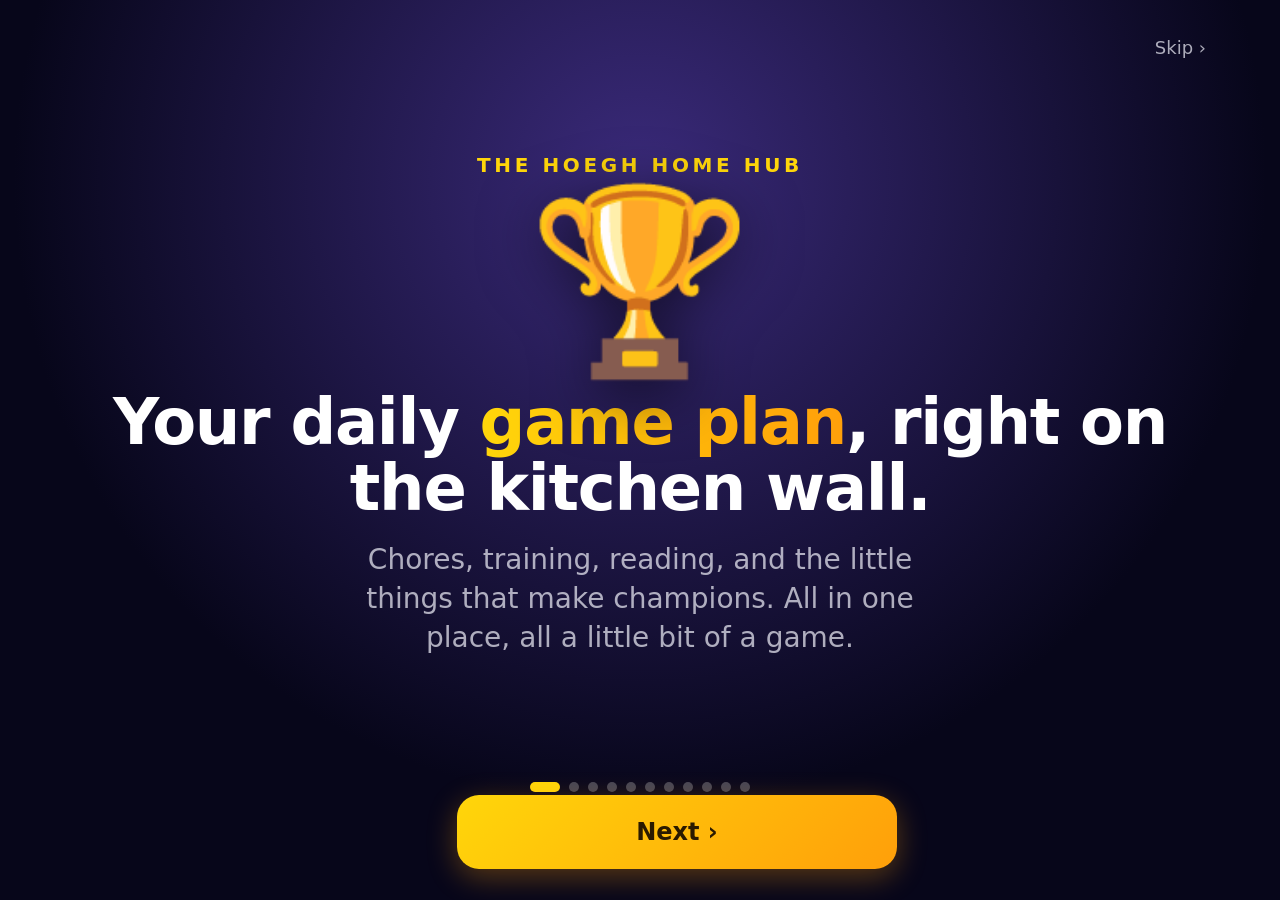
<file: hub/tour/index.html>
<!doctype html>
<html lang="en">
<head>
<meta charset="utf-8">
<meta name="viewport" content="width=device-width, initial-scale=1, maximum-scale=1, user-scalable=no">
<title>How the Hoegh Home Hub works</title>
<style>
/* The family tour (2026-11-27): a swipeable story for the kitchen screen (720x1280 portrait) and phones.
   Only features that are live are shown as "how it works"; the rest is on the last slide as "coming next". */
:root { --Nellie:#e64f8f; --Nash:#2f8fdc; --Kyle:#f5a000; --Logan:#8e5cc9; --gold:#ffd60a; --dim:rgba(235,235,245,.72);
  --spring:cubic-bezier(.2,1.25,.35,1); font-family:-apple-system,"SF Pro Display","Segoe UI Variable Display","Segoe UI",system-ui,sans-serif; }
* { box-sizing:border-box; -webkit-tap-highlight-color:transparent; }
html, body { margin:0; height:100%; overflow:hidden; background:#07061a; color:#fff; user-select:none; -webkit-user-select:none; touch-action:pan-y; overscroll-behavior:none; }
button { font:inherit; color:inherit; border:0; background:none; cursor:pointer; }
.bg { position:fixed; inset:0; transition:background 1s; }
.deck { position:fixed; inset:0; display:flex; transition:transform .55s var(--spring); }
.slide { flex:0 0 100vw; height:100%; display:flex; flex-direction:column; align-items:center; justify-content:center; text-align:center; padding:8vh 7vw 18vh; }
.kicker { font-size:clamp(14px,2.4vw,20px); letter-spacing:.18em; text-transform:uppercase; font-weight:800; color:var(--gold); margin-bottom:14px; }
h1 { font-size:clamp(34px,7.4vw,64px); line-height:1.04; margin:0 0 18px; font-weight:900; letter-spacing:-.02em; }
h1 em { font-style:normal; background:linear-gradient(90deg,var(--gold),#ff9f0a); -webkit-background-clip:text; background-clip:text; color:transparent; }
p.lead { font-size:clamp(18px,3.4vw,28px); line-height:1.4; color:var(--dim); margin:0 auto; max-width:620px; }
.big { font-size:clamp(90px,22vw,180px); line-height:1; margin-bottom:18px; filter:drop-shadow(0 12px 30px #0009); }
.steps { list-style:none; padding:0; margin:22px auto 0; max-width:600px; text-align:left; }
.steps li { display:flex; gap:16px; align-items:center; background:#ffffff12; border:1px solid #ffffff1c; border-radius:22px; padding:14px 18px; margin:10px 0; font-size:clamp(17px,3vw,24px); line-height:1.3;
  opacity:0; transform:translateY(16px); }
.on .steps li { animation:rise .5s var(--spring) forwards; } .on .steps li:nth-child(2) { animation-delay:.12s; } .on .steps li:nth-child(3) { animation-delay:.24s; } .on .steps li:nth-child(4) { animation-delay:.36s; } .on .steps li:nth-child(5) { animation-delay:.48s; }
@keyframes rise { to { opacity:1; transform:none; } }
.steps i { font-style:normal; font-size:clamp(30px,5vw,42px); flex:none; width:1.3em; text-align:center; }
.steps b { color:#fff; } .steps small { display:block; color:var(--dim); font-size:.78em; margin-top:2px; }
/* mini wheel */
.wheel { width:min(52vw,320px); aspect-ratio:1; border-radius:50%; border:6px solid #fffc; margin:6px auto 10px; position:relative;
  background:conic-gradient(#2f8fdc 0 75%, #bf5af2 75% 85%, #34c759 85% 95%, #ffd60a 95% 100%); box-shadow:0 14px 50px #000a; }
.on .wheel { animation:spin 3.2s cubic-bezier(.15,.8,.2,1) .3s both; } @keyframes spin { from { transform:rotate(0); } to { transform:rotate(1840deg); } }
.ptr { font-size:40px; margin-bottom:-14px; position:relative; z-index:2; }
.odds { display:flex; flex-wrap:wrap; gap:8px 16px; justify-content:center; font-size:clamp(14px,2.4vw,19px); color:var(--dim); margin-top:8px; }
.odds span i { display:inline-block; width:14px; height:14px; border-radius:4px; vertical-align:-2px; margin-right:6px; }
/* chips & cards */
.row { display:flex; gap:12px; justify-content:center; flex-wrap:wrap; margin-top:20px; }
.chip { background:#ffffff14; border:1px solid #ffffff22; border-radius:999px; padding:12px 20px; font-size:clamp(16px,2.8vw,22px); font-weight:700; }
.chip.gold { background:#ffd60a; color:#2a1a00; border:0; }
.store { display:grid; grid-template-columns:1fr 1fr; gap:12px; max-width:600px; margin:22px auto 0; width:100%; }
.store div { background:#ffffff12; border:1px solid #ffffff1c; border-radius:20px; padding:14px 10px; font-size:clamp(15px,2.6vw,21px); font-weight:700; }
.store div span { display:block; font-size:clamp(32px,5.5vw,44px); } .store div em { display:block; font-style:normal; color:var(--gold); margin-top:4px; }
.levels { display:flex; gap:10px; justify-content:center; margin-top:22px; }
.levels div { background:#ffffff12; border-radius:20px; padding:14px 12px; min-width:22%; font-weight:800; font-size:clamp(14px,2.4vw,19px); }
.levels div span { display:block; font-size:clamp(34px,6vw,50px); } .levels small { display:block; color:var(--dim); font-weight:600; }
.kids { display:flex; gap:14px; justify-content:center; margin-top:24px; width:100%; max-width:620px; }
.kids div { flex:1; border-radius:26px; padding:20px 10px; font-size:clamp(22px,4vw,32px); font-weight:900; }
.kids small { display:block; font-size:clamp(14px,2.4vw,18px); font-weight:600; opacity:.9; margin-top:4px; }
.quote { font-size:clamp(22px,4.2vw,36px); font-weight:800; line-height:1.25; max-width:640px; margin:0 auto 18px; }
.quote small { display:block; font-size:.55em; color:var(--dim); font-weight:600; margin-top:10px; }
/* nav */
.dots { position:fixed; left:0; right:0; bottom:12vh; display:flex; gap:9px; justify-content:center; z-index:5; }
.dots i { width:10px; height:10px; border-radius:5px; background:#ffffff40; transition:all .3s; } .dots i.on { width:30px; background:var(--gold); }
.nav { position:fixed; left:0; right:0; bottom:3.5vh; display:flex; gap:12px; justify-content:center; padding:0 6vw; z-index:5; }
.nav button { height:clamp(58px,8vw,74px); border-radius:22px; font-weight:800; font-size:clamp(18px,3vw,24px); padding:0 26px; }
.nav .back { background:#ffffff18; } .nav .next { flex:1; max-width:440px; background:linear-gradient(135deg,var(--gold),#ff9f0a); color:#2a1a00; box-shadow:0 8px 30px #ff9f0a55; }
.skip { position:fixed; top:3vh; right:5vw; z-index:5; color:var(--dim); font-size:18px; padding:10px; }
.hint { position:fixed; bottom:9vh; left:0; right:0; text-align:center; color:#ffffff66; font-size:15px; z-index:4; }
</style>
</head>
<body>
<div class="bg" id="bg"></div>
<button class="skip" id="skip">Skip ›</button>
<div class="deck" id="deck">

  <section class="slide" data-bg="radial-gradient(circle at 50% 20%,#3a2a7a 0,#07061a 65%)">
    <div class="kicker">The Hoegh Home Hub</div>
    <div class="big">🏆</div>
    <h1>Your daily <em>game plan</em>, right on the kitchen wall.</h1>
    <p class="lead">Chores, training, reading, and the little things that make champions. All in one place, all a little bit of a game.</p>
  </section>

  <section class="slide" data-bg="radial-gradient(circle at 20% 15%,#14476e 0,#07061a 60%)">
    <div class="kicker">Why we're doing this</div>
    <p class="quote">"Great seasons are built on ordinary days done right."<small>Every great player has a routine. Now we do too.</small></p>
    <ul class="steps">
      <li><i>🧠</i><span><b>No more reminders.</b><small>The hub keeps track, so nobody has to nag.</small></span></li>
      <li><i>📈</i><span><b>Every little thing counts.</b><small>Chores, reading and workouts all earn stars.</small></span></li>
      <li><i>🎉</i><span><b>And it's actually fun.</b><small>Spins, scratch-offs, streaks and levels.</small></span></li>
    </ul>
  </section>

  <section class="slide" data-bg="radial-gradient(circle at 50% 10%,#7a4a00 0,#07061a 60%)">
    <div class="kicker">Every morning</div>
    <h1>Walk down. Tap. <em>Spin.</em></h1>
    <ul class="steps">
      <li><i>☀️</i><span><b>Tap "Check in &amp; spin"</b> on your column<small>Before 8:30 on school days, 10:00 on weekends</small></span></li>
      <li><i>📊</i><span><b>See your game plan</b><small>Stars this week, your streaks, today's chores, what's coming up</small></span></li>
      <li><i>🎡</i><span><b>Spin the wheel</b><small>It turns some of today's chores into 2× stars</small></span></li>
    </ul>
  </section>

  <section class="slide" data-bg="radial-gradient(circle at 50% 30%,#1b3a8a 0,#07061a 62%)">
    <div class="kicker">The wheel</div>
    <div class="ptr">▼</div>
    <div class="wheel"></div>
    <div class="odds">
      <span><i style="background:#2f8fdc"></i>2× on two chores · 75%</span>
      <span><i style="background:#bf5af2"></i>Mystery box +3 to 8 ⭐ · 10%</span>
      <span><i style="background:#34c759"></i>Pick your own 2× · 10%</span>
      <span><i style="background:#ffd60a"></i>GOLDEN: everything 2× · 5%</span>
    </div>
    <p class="lead" style="margin-top:14px">The odds are right on the wheel. No tricks, just luck and hustle.</p>
  </section>

  <section class="slide" data-bg="radial-gradient(circle at 70% 20%,#4b1f7a 0,#07061a 60%)">
    <div class="kicker">After school</div>
    <div class="big">🎟️</div>
    <h1>Scratch it <em>with your finger.</em></h1>
    <p class="lead">One scratch-off every school day after 2:45. Under the silver: <b>2× on a bigger chore</b> if you finish it before dinner, or <b>instant stars</b>.</p>
  </section>

  <section class="slide" data-bg="radial-gradient(circle at 30% 20%,#0f5a45 0,#07061a 60%)">
    <div class="kicker">Getting it done</div>
    <h1>Three ways to <em>check it off.</em></h1>
    <ul class="steps">
      <li><i>👆</i><span><b>Tap it</b> on the kitchen screen<small>Confetti, a ding, stars flying</small></span></li>
      <li><i>🎤</i><span><b>Say it:</b> "Nash is done with the dishes"<small>The hub hears you and checks it off</small></span></li>
      <li><i>🏀</i><span><b>Train:</b> Training Hub workouts earn stars too<small>1 ⭐ for every 5 training points</small></span></li>
      <li><i>✨</i><span><b>Finish the whole day: +2 bonus</b><small>And your 🔥 streak grows</small></span></li>
    </ul>
  </section>

  <section class="slide" data-bg="radial-gradient(circle at 50% 15%,#6b5200 0,#07061a 60%)">
    <div class="kicker">Level up</div>
    <h1>Bronze to <em>Diamond.</em></h1>
    <div class="levels">
      <div><span>🥉</span>Bronze<small>start</small></div>
      <div><span>🥈</span>Silver<small>100 ⭐</small></div>
      <div><span>🥇</span>Gold<small>300 ⭐</small></div>
      <div><span>💎</span>Diamond<small>700 ⭐</small></div>
    </div>
    <div class="row"><span class="chip">🔥 All-done streak</span><span class="chip">☀️ Check-in streak</span><span class="chip">✈️ Trips keep streaks safe</span></div>
  </section>

  <section class="slide" data-bg="radial-gradient(circle at 50% 20%,#7a1f4a 0,#07061a 60%)">
    <div class="kicker">What stars get you</div>
    <h1>Stars are <em>real.</em></h1>
    <div class="store">
      <div><span>💵</span>Cash, any time<em>10 ⭐ = $1</em></div>
      <div><span>🎁</span>Prizes are a better deal<em>10 ⭐ = $2 worth</em></div>
      <div><span>📱</span>Screen time<em>10 ⭐ an hour</em></div>
      <div><span>☕</span>Starbucks trip<em>30 ⭐</em></div>
      <div><span>🍦</span>Ice cream trip<em>25 ⭐</em></div>
      <div><span>🏠</span>Friend over / sleepover<em>200 ⭐</em></div>
    </div>
    <div class="row"><span class="chip gold">🌠 Want something else? Wish for it. Mom &amp; Dad set the price.</span></div>
  </section>

  <section class="slide" data-bg="linear-gradient(160deg,#3a1030 0,#07061a 50%,#0b2a4a 100%)">
    <div class="kicker">Yours, at a glance</div>
    <h1>Your color. <em>Your stats.</em></h1>
    <div class="kids">
      <div style="background:linear-gradient(160deg,var(--Nellie),#8a2350)">Nellie<small>pink column</small></div>
      <div style="background:linear-gradient(160deg,var(--Nash),#174e80)">Nash<small>blue column</small></div>
    </div>
    <p class="lead" style="margin-top:22px">Both of you can check off at the same time. No switching screens, no waiting your turn.</p>
  </section>

  <section class="slide" data-bg="radial-gradient(circle at 50% 20%,#3b2a66 0,#07061a 60%)">
    <div class="kicker">Mom &amp; Dad's side</div>
    <h1>Fair, simple, <em>no nagging.</em></h1>
    <ul class="steps">
      <li><i>💪</i><span><b>Big jobs earn big</b><small>Bonus stars up to 30 for the huge stuff</small></span></li>
      <li><i>🎁</i><span><b>Rewards handed out with one tap</b><small>"Given ✓" and it's done</small></span></li>
      <li><i>🌠</i><span><b>Your wishes get priced fast</b><small>You name it, we decide what it's worth</small></span></li>
    </ul>
  </section>

  <section class="slide" data-bg="radial-gradient(circle at 50% 30%,#7a4a00 0,#07061a 62%)">
    <div class="kicker">Starting tomorrow morning</div>
    <div class="big">☀️</div>
    <h1>Walk down. Tap. Spin. <em>Win the day.</em></h1>
    <p class="lead">Small wins every day turn into big wins on the court, on the field, and everywhere else.</p>
    <div class="row"><span class="chip">Coming next: training counters, a week ring, friend challenges</span></div>
  </section>

</div>
<div class="hint" id="hint">Swipe or tap Next</div>
<div class="dots" id="dots"></div>
<div class="nav"><button class="back" id="back">‹</button><button class="next" id="next">Next ›</button></div>

<script>
const P = new URLSearchParams(location.search), KIOSK = P.has("kiosk");
const HUB = KIOSK ? "../?kiosk=1" : "../", STARS = KIOSK ? "../?kiosk=1&app=stars" : "../?app=stars";
const slides = [...document.querySelectorAll(".slide")], $ = (id) => document.getElementById(id);
let i = 0, last = Date.now();
$("dots").innerHTML = slides.map(() => "<i></i>").join("");
function go(n) {
  i = Math.max(0, Math.min(slides.length - 1, n)); last = Date.now();
  $("deck").style.transform = `translateX(${-i * 100}vw)`;
  slides.forEach((s, k) => s.classList.toggle("on", k === i));
  [...$("dots").children].forEach((d, k) => d.classList.toggle("on", k === i));
  $("bg").style.background = slides[i].dataset.bg;
  $("back").style.visibility = i ? "visible" : "hidden";
  $("next").textContent = i === slides.length - 1 ? "Let's go! ☀️" : "Next ›";
  if (i > 0) $("hint").style.display = "none";
}
$("next").onclick = () => (i === slides.length - 1 ? (location.href = STARS) : go(i + 1));
$("back").onclick = () => go(i - 1);
$("skip").onclick = () => (location.href = HUB);
let sx = null;
addEventListener("pointerdown", (e) => { if (!e.target.closest("button")) sx = e.clientX; });
addEventListener("pointerup", (e) => { if (sx === null) return; const dx = e.clientX - sx; sx = null; if (Math.abs(dx) > 50) go(i + (dx < 0 ? 1 : -1)); });
addEventListener("keydown", (e) => { if (e.key === "ArrowRight") go(i + 1); if (e.key === "ArrowLeft") go(i - 1); });
// kitchen screen: nobody touching for 3 minutes → back to the hub
if (KIOSK) setInterval(() => { if (Date.now() - last > 180000) location.href = HUB; }, 15000);
go(0);
</script>
</body>
</html>
</file>
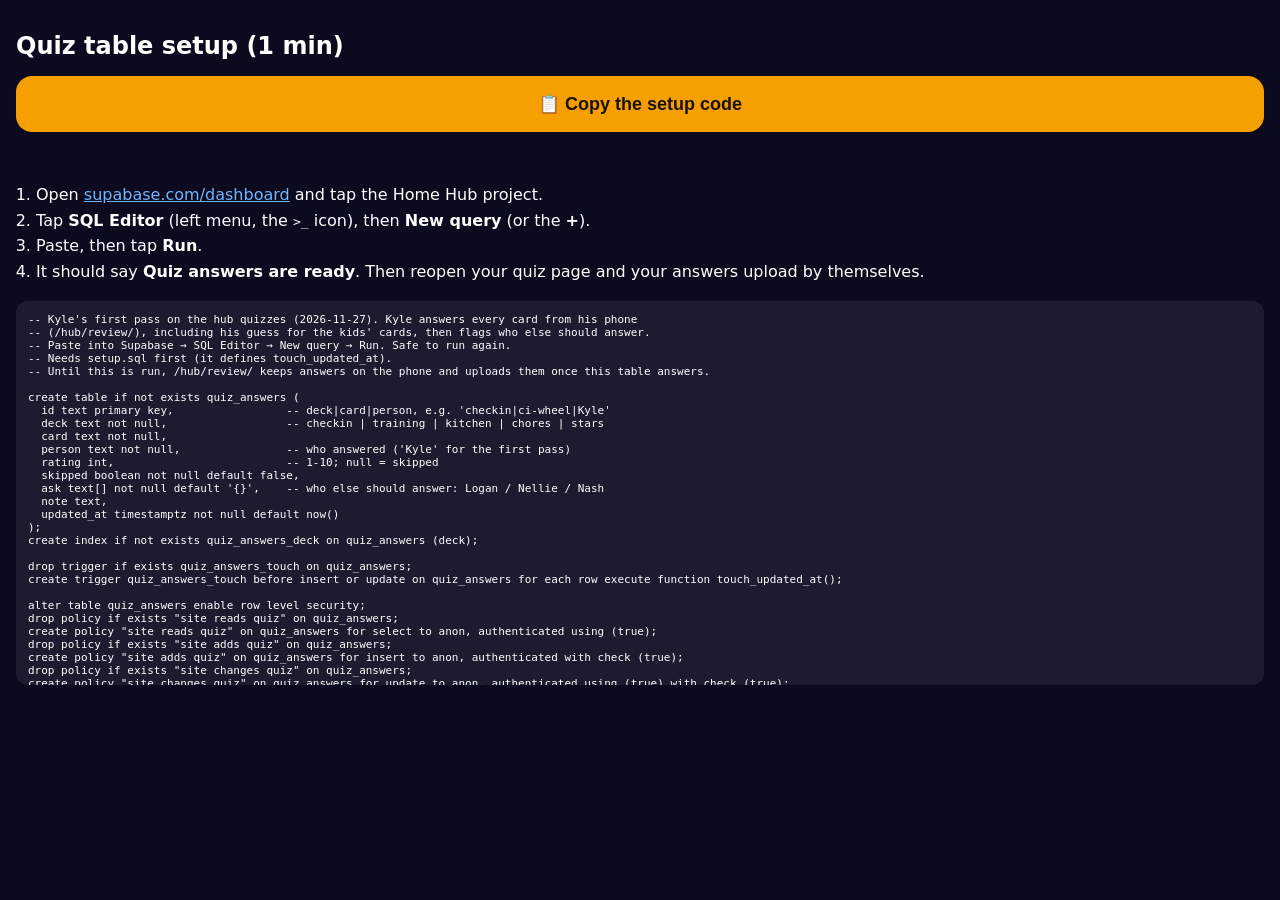
<file: hub/review/setup.html>
<!doctype html>
<html lang="en">
<head>
<meta charset="utf-8">
<meta name="viewport" content="width=device-width, initial-scale=1">
<meta name="robots" content="noindex">
<title>Quiz table setup</title>
<style>
body { margin:0; padding:16px; background:#0c0a1f; color:#fff; font-family:-apple-system,"Segoe UI",system-ui,sans-serif; }
h1 { font-size:24px; } ol { line-height:1.6; padding-left:20px; } a { color:#6fb6ff; }
button { display:block; width:100%; height:56px; border:0; border-radius:16px; background:#f5a000; color:#1a1200; font-size:18px; font-weight:700; margin:14px 0; }
pre { background:#ffffff12; border-radius:12px; padding:12px; font-size:11px; white-space:pre-wrap; max-height:40vh; overflow:auto; }
#msg { text-align:center; color:#9fe6a0; min-height:20px; }
</style>
</head>
<body>
<h1>Quiz table setup (1 min)</h1>
<button id="copy">📋 Copy the setup code</button>
<div id="msg"></div>
<ol>
  <li>Open <a href="https://supabase.com/dashboard" target="_blank">supabase.com/dashboard</a> and tap the Home Hub project.</li>
  <li>Tap <b>SQL Editor</b> (left menu, the <code>&gt;_</code> icon), then <b>New query</b> (or the <b>+</b>).</li>
  <li>Paste, then tap <b>Run</b>.</li>
  <li>It should say <b>Quiz answers are ready</b>. Then reopen your quiz page and your answers upload by themselves.</li>
</ol>
<pre id="sql">Loading…</pre>
<script>
fetch("/supabase/quiz.sql", { cache: "no-store" }).then((r) => r.text()).then((t) => { document.getElementById("sql").textContent = t; });
document.getElementById("copy").onclick = async () => {
  const t = document.getElementById("sql").textContent;
  try { await navigator.clipboard.writeText(t); }
  catch { const r = document.createRange(); r.selectNodeContents(document.getElementById("sql")); getSelection().removeAllRanges(); getSelection().addRange(r); document.execCommand("copy"); }
  document.getElementById("msg").textContent = "Copied ✓ Now paste it in Supabase's SQL Editor.";
};
</script>
</body>
</html>
</file>
<file: styles.css>
/* Training Hub — one scrolling column: header, prize zone (weekly fuse/thermometer
   + big prize), track tabs, then the track's must-dos and pick-any options.
   Sized for the 43" kitchen touchscreen; stacks cleanly on a phone. */
:root {
  --paper: #FBF7FD; --card: #FFFFFF; --ink: #2B1838; --ink-2: #6E5B7B; --line: #EADFF2;
  --accent: #F23D66; --accent-soft: #FFE2EA; --accent2: #5B2E7A; --accent2-soft: #EFE3F8;
  --mint: #119D7B; --mint-soft: #D6F5EA; --sun: #E59A00; --sun-soft: #FFF0CC;
  --fuse: #8A6A3D; --bomb: #23192E;
  --display: "Bricolage Grotesque", "Trebuchet MS", system-ui, sans-serif;
  --body: "Figtree", system-ui, -apple-system, "Segoe UI", sans-serif;
  --mono: "DM Mono", ui-monospace, Consolas, monospace;
  --r: 22px;
}
:root[data-theme="nash"] {
  --paper: #F3F7FA; --ink: #0F2436; --ink-2: #536A7C; --line: #D7E3EC;
  --accent: #1D63D8; --accent-soft: #DDE8FB; --accent2: #C2570A; --accent2-soft: #FFE8D6; --bomb: #10202E;
}
:root[data-theme="titus"] {
  --paper: #F3F9F5; --ink: #12291C; --ink-2: #557062; --line: #D5E8DC;
  --accent: #138A4E; --accent-soft: #D9F2E4; --accent2: #1F3A6B; --accent2-soft: #DFE6F4; --bomb: #142A1D;
}
:root[data-theme="tatum"] {
  --paper: #FBF8F1; --ink: #2A2110; --ink-2: #6F6450; --line: #EEE4CF;
  --accent: #C77F00; --accent-soft: #FCEFD2; --accent2: #0E7C86; --accent2-soft: #D7F0F2; --bomb: #2A2110;
}

* { box-sizing: border-box; -webkit-tap-highlight-color: transparent; }
[hidden] { display: none !important; }
html { font-size: 17px; }
@media (min-width: 1400px) { html { font-size: 21px; } }
html, body { margin: 0; background: var(--paper); color: var(--ink); font-family: var(--body); line-height: 1.4; }
body { overflow-x: hidden; user-select: none; }
button { font: inherit; color: inherit; cursor: pointer; }
:focus-visible { outline: 3px solid var(--accent); outline-offset: 3px; }
.muted { color: var(--ink-2); }
.center { text-align: center; }

.view { display: none; max-width: 980px; margin: 0 auto; padding: max(16px, env(safe-area-inset-top)) 16px 64px; }
.view.active { display: block; }

/* ---------- navigation bar ---------- */
.app-nav { position: sticky; top: 0; z-index: 50; display: flex; align-items: center; gap: 8px; padding: 8px max(12px, env(safe-area-inset-right)) 8px max(12px, env(safe-area-inset-left)); background: var(--ink); }
.nav-btn { min-height: 48px; padding: 0 18px; border-radius: 999px; border: 0; background: rgb(255 255 255 / .14); color: #fff; font-weight: 700; font-size: 1rem; white-space: nowrap; }
.nav-btn:active { background: rgb(255 255 255 / .28); }
.nav-spacer { flex: 1; }
.nav-kids { display: inline-flex; gap: 8px; margin-left: 8px; padding-left: 12px; border-left: 2px solid rgb(255 255 255 / .2); }
.kiosk .nav-kids { margin-left: 0; padding-left: 0; border-left: 0; }
.nav-kid { min-width: 96px; }
.nav-kid[aria-current="page"] { background: #fff; color: var(--ink); }
@media (max-width: 520px) { .nav-btn { padding: 0 12px; } .nav-kid { min-width: 0; } .nav-kids { margin-left: 2px; padding-left: 6px; } }
.track-tabs { top: 64px !important; }
/* Kitchen kiosk: native corner pills handle navigation (Back top-right, Home bottom-left,
   Exit bottom-right), so hide this bar and keep content clear of those corners. */
.kiosk .app-nav { display: none; }
.kiosk .track-tabs { top: 0 !important; padding-right: 116px; }
.kiosk .hub-head { padding-right: 116px; }
.kiosk .view { padding-bottom: 96px; }

.demo-banner { background: var(--sun-soft); color: var(--ink); text-align: center; padding: 10px 16px; font-weight: 600; }

/* ---------- player select ---------- */
.select-title { font-family: var(--display); font-weight: 800; font-size: clamp(2rem, 6vw, 3.4rem); text-align: center; margin: 6vh 0 4vh; letter-spacing: -.02em; }
.player-grid { display: grid; grid-template-columns: repeat(auto-fit, minmax(220px, 1fr)); gap: 16px; }
.player-tile { border: 0; border-radius: 28px; min-height: 220px; padding: 24px; display: grid; align-content: end; gap: 6px; text-align: left; color: #fff; box-shadow: 0 8px 24px rgb(0 0 0 / .12); }
.player-tile .pn { font-family: var(--display); font-weight: 800; font-size: 2.4rem; line-height: 1; }
.player-tile .pw { font-weight: 600; opacity: .9; }
.lib-link { display: inline-flex; align-items: center; min-height: 48px; padding: 0 20px; margin-top: 28px; border-radius: 999px; border: 2px solid var(--line); background: var(--card); color: var(--ink-2); font-weight: 700; text-decoration: none; }
.t-nellie { background: linear-gradient(150deg, #F23D66, #5B2E7A); }
.t-nash { background: linear-gradient(150deg, #1D63D8, #0F2436); }
.t-titus { background: linear-gradient(150deg, #138A4E, #1F3A6B); }
.t-tatum { background: linear-gradient(150deg, #E09B10, #0E7C86); }

/* ---------- hub header ---------- */
.hub-head { display: grid; grid-template-columns: minmax(0, 1fr) auto auto; align-items: center; gap: 14px; margin-bottom: 14px; }
.hub-title { grid-column: 1; min-width: 0; }
.kid-switch { display: flex; flex-wrap: wrap; gap: 8px; margin-top: 8px; }
/* Uses THIS page's theme, so nothing on Nash's page looks like Nellie's (and vice versa). */
.kid-btn { min-height: 52px; padding: 0 20px; border: 2px solid var(--accent); border-radius: 999px; background: var(--card); color: var(--accent); font-family: var(--display); font-weight: 800; font-size: 1.1rem; }
.kid-btn:active { transform: scale(.96); }
.kid-btn span { margin-left: 4px; }
.today-pill { grid-column: 2; }
.qr-btn { grid-column: 3; display: inline-flex; align-items: center; gap: 8px; min-height: 52px; padding: 0 18px; border-radius: 999px; border: 2px solid var(--line); background: var(--card); color: var(--ink); font-weight: 700; font-size: 1rem; white-space: nowrap; cursor: pointer; }
.qr-btn svg { width: 24px; height: 24px; fill: none; stroke: var(--accent); stroke-width: 2; stroke-linecap: round; }
#view-hub.loading .qr-btn { display: none; }
.qr-card { background: var(--card); border-radius: 28px; padding: 28px; width: min(560px, 100%); max-height: 100%; overflow: auto; display: grid; gap: 12px; justify-items: center; text-align: center; animation: pop .35s cubic-bezier(.2, 1.4, .4, 1); }
.qr-code { background: #fff; padding: 18px; border-radius: 20px; line-height: 0; }
.qr-code img, .qr-code canvas { width: min(340px, 70vw); height: auto; image-rendering: pixelated; }
.qr-help { font-weight: 600; font-size: 1.1rem; margin: 0; color: var(--ink-2); }
.hub-name { font-family: var(--display); font-weight: 800; font-size: clamp(1.7rem, 4.5vw, 2.6rem); line-height: 1.05; letter-spacing: -.02em; }
.btn-ghost { border: 2px solid var(--line); background: var(--card); border-radius: 999px; min-width: 60px; min-height: 60px; padding: 0 18px; font-weight: 700; font-size: 1.3rem; }
.btn-ghost.small { min-height: 44px; min-width: 0; font-size: .85rem; padding: 0 14px; }
.today-pill { background: var(--sun-soft); border-radius: 999px; padding: 10px 18px; font-weight: 700; white-space: nowrap; }
.today-pill b { font-family: var(--mono); font-size: 1.3rem; color: var(--sun); }

/* ---------- calendar strip ---------- */
.cal-strip { display: grid; grid-template-columns: repeat(auto-fill, minmax(min(100%, 320px), 1fr)); gap: 6px; margin: -4px 0 14px; }
.cal-item { display: grid; grid-template-columns: 5.6em minmax(0, 1fr); align-items: center; gap: 8px; background: var(--card); border: 2px solid var(--line); border-radius: 14px; padding: 7px 12px; min-width: 0; color: inherit; text-decoration: none; }
.cal-item:active { transform: scale(.98); }
.cal-item.today { border-color: var(--accent2); background: var(--accent2-soft); }
.cal-day { font-size: .7rem; font-weight: 700; letter-spacing: .06em; text-transform: uppercase; color: var(--accent2); line-height: 1.25; display: grid; }
.cal-day b { font-family: var(--mono); font-weight: 500; font-size: .95rem; letter-spacing: 0; text-transform: none; color: var(--ink); }
.cal-text { min-width: 0; display: grid; }
.cal-title { font-weight: 700; font-size: .95rem; line-height: 1.25; display: -webkit-box; -webkit-line-clamp: 2; -webkit-box-orient: vertical; overflow: hidden; }
.cal-loc { font-size: .78rem; color: var(--ink-2); overflow: hidden; text-overflow: ellipsis; white-space: nowrap; }

/* ---------- prize zone ---------- */
.prize-zone { display: grid; grid-template-columns: minmax(0, 1.6fr) minmax(0, 1fr); gap: 12px; margin-bottom: 16px; align-items: start; }
.prize-card { background: var(--card); border: 2px solid var(--line); border-radius: var(--r); padding: 16px; min-width: 0; }
.prize-top { display: flex; justify-content: space-between; align-items: flex-start; gap: 10px; flex-wrap: wrap; }
.eyebrow { font-size: .78rem; font-weight: 700; letter-spacing: .1em; text-transform: uppercase; color: var(--ink-2); }
.prize-name { font-family: var(--display); font-weight: 700; font-size: 1.2rem; line-height: 1.15; }
.visual { margin-top: 8px; }
.visual svg { width: 100%; height: auto; display: block; overflow: visible; }
.prize-label { font-weight: 700; margin-top: 4px; }
.prize-label .num { font-family: var(--mono); color: var(--accent); }
.prize-weekly.won { border-color: var(--sun); background: var(--sun-soft); }
.prize-big.won { border-color: var(--sun); background: var(--sun-soft); }
.spark { animation: flicker .25s infinite alternate; transform-box: fill-box; transform-origin: center; }
@keyframes flicker { from { transform: scale(.85); opacity: .85; } to { transform: scale(1.2); opacity: 1; } }
.shake { animation: shake .5s; }
@keyframes shake { 20% { transform: translateX(-6px) rotate(-1deg); } 40% { transform: translateX(6px) rotate(1deg); } 60% { transform: translateX(-4px); } 80% { transform: translateX(4px); } }

/* ---------- hill runs ---------- */
.hill-card { display: grid; grid-template-columns: minmax(0, 1fr) minmax(0, 1.6fr); gap: 16px; align-items: center; background: var(--card); border: 2px solid var(--line); border-radius: var(--r); padding: 16px; margin-bottom: 16px; }
.hill-time { font-family: var(--mono); font-size: 3rem; line-height: 1.1; color: var(--accent); }
.hill-time small { font-family: var(--body); font-weight: 700; font-size: 1rem; color: var(--ink-2); margin-left: 6px; }
.hill-none { font-family: var(--display); font-weight: 800; font-size: 1.8rem; line-height: 1.2; color: var(--accent); }
.hill-reps { display: flex; flex-wrap: wrap; gap: 8px; margin-top: 8px; }
.hill-rep { font-family: var(--mono); font-size: 1.15rem; padding: 8px 14px; border-radius: 14px; background: var(--paper); border: 2px solid var(--line); }
.hill-rep.best { background: var(--accent); border-color: var(--accent); color: #fff; }
.hill-count { font-weight: 700; font-size: 1.2rem; margin-top: 6px; }
#view-hub.loading .hill-card { display: none; }
/* Nellie's Knee Cup to-do (links to /knee/) */
.knee-card { display: flex; align-items: center; gap: 16px; min-height: 84px; padding: 12px 18px; margin-bottom: 16px; border-radius: var(--r);
  background: #fde3ee; border: 2px solid #e64f8f; color: #2b1a22; text-decoration: none; transition: transform .12s; }
.knee-card[hidden], #view-hub.loading .knee-card { display: none; }
.knee-card:active { transform: scale(.98); }
.knee-cup { font-size: 2.4rem; line-height: 1; }
.knee-text { flex: 1; display: flex; flex-direction: column; }
.knee-text b { font-size: 1.35rem; color: #b8326c; }
.knee-text span { font-size: 1.05rem; color: #7a5c69; font-variant-numeric: tabular-nums; }
.knee-go { min-width: 92px; min-height: 60px; display: grid; place-items: center; border-radius: 999px; background: #e64f8f; color: #fff; font-weight: 800; font-size: 1.2rem; }
.knee-card.done { background: #fff0f6; }
.knee-card.done .knee-go { background: #2f9e6e; }
@media (max-width: 720px) { .hill-card { grid-template-columns: minmax(0, 1fr); } }

/* ---------- track tabs ---------- */
.track-tabs { display: grid; grid-template-columns: repeat(auto-fit, minmax(0, 1fr)); gap: 8px; margin-bottom: 14px; position: sticky; top: 0; z-index: 4; background: var(--paper); padding: 8px 0; }
.track-tab { border: 2px solid var(--line); background: var(--card); border-radius: 20px; min-height: 84px; padding: 10px; display: grid; justify-items: center; align-content: center; gap: 2px; }
.track-tab svg { width: 28px; height: 28px; fill: none; stroke: currentColor; stroke-width: 2; stroke-linecap: round; stroke-linejoin: round; }
.track-tab .tn { font-family: var(--display); font-weight: 700; font-size: 1.1rem; }
.track-tab .tp { font-size: .82rem; color: var(--ink-2); font-weight: 600; }
.track-tab[aria-selected="true"] { background: var(--accent); border-color: var(--accent); color: #fff; }
.track-tab[aria-selected="true"] .tp { color: #fff; opacity: .9; }

/* ---------- activities ---------- */
.sec-title { font-family: var(--display); font-weight: 800; font-size: 1.35rem; margin: 18px 0 10px; display: flex; align-items: baseline; gap: 10px; }
.sec-title small { font-family: var(--body); font-weight: 600; font-size: .9rem; color: var(--ink-2); }
/* Activity cards: video thumbnail on top (like the Drill Library), then check-off controls. */
.acts { display: grid; grid-template-columns: repeat(auto-fill, minmax(min(100%, 340px), 1fr)); gap: 14px; align-items: start; }
.act { background: var(--card); border: 2px solid var(--line); border-radius: var(--r); overflow: hidden; display: flex; flex-direction: column; }
.act-media { position: relative; display: block; width: 100%; aspect-ratio: 16 / 9; padding: 0; border: 0; background: #120b18; overflow: hidden; }
.act-media img { width: 100%; height: 100%; object-fit: cover; display: block; }
.play { position: absolute; left: 50%; top: 50%; width: 76px; height: 54px; margin: -27px 0 0 -38px; border-radius: 16px; background: rgb(0 0 0 / .7); }
.play::before { content: ""; position: absolute; left: 30px; top: 14px; border-left: 22px solid #fff; border-top: 13px solid transparent; border-bottom: 13px solid transparent; }
.act-media:active .play { background: #f00; }
.act-media.none, .act-media.link { aspect-ratio: auto; min-height: 54px; display: flex; align-items: center; padding: 0 18px; background: var(--accent2-soft); color: var(--accent2); font-weight: 700; font-size: .85rem; letter-spacing: .06em; text-transform: uppercase; text-decoration: none; }
.done-tag { position: absolute; right: 10px; top: 10px; display: inline-flex; align-items: center; gap: 6px; padding: 6px 12px 6px 8px; border-radius: 999px; background: var(--mint); color: #fff; font-weight: 800; font-size: .9rem; letter-spacing: 0; text-transform: none; }
.done-tag svg { width: 18px; height: 18px; fill: none; stroke: #fff; stroke-width: 3.4; stroke-linecap: round; stroke-linejoin: round; }
.act-media.none .done-tag { top: 50%; transform: translateY(-50%); }
.act-body { padding: 14px 16px 16px; display: grid; gap: 8px; }
.act-head { display: flex; align-items: center; gap: 12px; }
.act-title { min-width: 0; }
.cat-jump { display: flex; gap: 8px; overflow-x: auto; padding: 2px 0 8px; scrollbar-width: thin; }
.cat-chip { flex: none; min-height: 48px; padding: 0 16px; border-radius: 999px; border: 0; background: var(--accent2-soft); color: var(--accent2); font-weight: 700; white-space: nowrap; display: inline-flex; align-items: center; gap: 8px; }
.cat-chip .n { font-family: var(--mono); background: var(--mint); color: #fff; border-radius: 999px; padding: 1px 8px; font-size: .85rem; }
.opt-sec { scroll-margin-top: 120px; }
.opt-title { font-family: var(--display); font-weight: 800; font-size: 1.25rem; margin: 18px 0 10px; display: flex; align-items: baseline; gap: 10px; flex-wrap: wrap; }
.opt-title small { font-family: var(--body); font-weight: 600; font-size: .85rem; color: var(--ink-2); }
.more-btn { width: 100%; min-height: 76px; margin-top: 18px; border-radius: var(--r); border: 2px dashed var(--line); background: var(--card); font-family: var(--display); font-weight: 800; font-size: 1.2rem; display: grid; place-items: center; gap: 2px; padding: 10px 16px; }
.more-btn small { font-family: var(--body); font-weight: 600; font-size: .85rem; color: var(--ink-2); }
.upnext.has-thumb { grid-template-columns: minmax(0, 1fr) minmax(0, 300px); }
.upnext.has-thumb > :not(.un-thumb) { grid-column: 1; }
.un-thumb { grid-column: 2; grid-row: 1 / span 6; align-self: center; position: relative; padding: 0; border: 0; border-radius: 18px; overflow: hidden; aspect-ratio: 16 / 9; background: #120b18; box-shadow: 0 6px 18px rgb(0 0 0 / .25); }
.un-thumb img { width: 100%; height: 100%; object-fit: cover; display: block; }
.act.full { border-color: var(--mint); background: color-mix(in srgb, var(--mint-soft) 45%, var(--card)); }
.act.part { border-color: var(--accent); }
.all-btn { width: 68px; height: 68px; border-radius: 50%; border: 3px solid var(--line); background: var(--paper); display: grid; place-items: center; position: relative; }
.all-btn svg.ring { position: absolute; inset: -3px; width: calc(100% + 6px); height: calc(100% + 6px); transform: rotate(-90deg); }
.all-btn .chk { width: 34px; height: 34px; fill: none; stroke: var(--line); stroke-width: 3.4; stroke-linecap: round; stroke-linejoin: round; }
.act.full .all-btn { background: var(--mint); border-color: var(--mint); }
.act.full .all-btn .chk { stroke: #fff; }
.act-body { min-width: 0; }
.act-meta { font-size: .78rem; font-weight: 700; letter-spacing: .06em; text-transform: uppercase; color: var(--ink-2); display: flex; flex-wrap: wrap; gap: 4px 10px; }
.act-meta .pts { color: var(--accent); }
.act h3 { font-family: var(--display); font-weight: 700; font-size: 1.25rem; margin: 2px 0 0; line-height: 1.15; }
.act .cue { margin: 0; color: var(--ink-2); max-width: 64ch; }
.act-tools { display: flex; flex-wrap: wrap; gap: 8px; margin-top: 10px; }
.video-btn { min-height: 44px; padding: 0 16px; border-radius: 999px; border: 0; background: var(--accent2-soft); color: var(--accent2); font-weight: 700; text-decoration: none; display: inline-flex; align-items: center; }
.sets { display: flex; flex-wrap: wrap; gap: 8px; margin-top: 12px; }
.set { max-width: 100%; text-align: left; min-height: 58px; padding: 8px 16px 8px 10px; border-radius: 16px; border: 2px solid var(--line); background: var(--paper); font-weight: 700; display: inline-flex; align-items: center; gap: 10px; transition: transform .12s, background .15s; }
.set:active { transform: scale(.95); }
.set .bx { width: 28px; height: 28px; border-radius: 8px; border: 2.5px solid var(--line); background: var(--card); display: grid; place-items: center; flex: none; }
.set .bx svg { width: 20px; height: 20px; fill: none; stroke: var(--mint); stroke-width: 3.4; stroke-linecap: round; stroke-linejoin: round; opacity: 0; }
.set.on { background: var(--mint); border-color: var(--mint); color: #fff; }
.set.on .bx { border-color: #fff; }
.set.on .bx svg { opacity: 1; }
.stepper { display: flex; align-items: center; gap: 8px; flex-wrap: wrap; margin-top: 12px; }
.stepper button { min-width: 56px; height: 56px; border-radius: 16px; border: 2px solid var(--line); background: var(--paper); font-weight: 700; }
.stepper output { font-family: var(--mono); font-size: 1.7rem; min-width: 2.4ch; text-align: center; }

/* ---------- up next ---------- */
.upnext { background: var(--accent); color: #fff; border-radius: 28px; padding: 20px 22px; margin: 4px 0 6px; display: grid; gap: 8px; box-shadow: 0 10px 28px rgb(0 0 0 / .14); }
.upnext.alldone { background: var(--mint); }
.upnext .eyebrow { color: #fff; opacity: .9; }
.un-top { display: flex; justify-content: space-between; align-items: baseline; gap: 10px; }
.un-count { font-family: var(--mono); font-weight: 500; opacity: .95; }
.un-bar { height: 10px; border-radius: 999px; background: rgb(255 255 255 / .3); overflow: hidden; }
.un-bar i { display: block; height: 100%; background: #fff; border-radius: 999px; transition: width .3s; }
.upnext h2 { font-family: var(--display); font-weight: 800; font-size: clamp(1.7rem, 4.5vw, 2.6rem); line-height: 1.05; margin: 4px 0 0; letter-spacing: -.02em; }
.un-set { font-weight: 700; font-size: 1.2rem; }
.upnext .cue { color: #fff; opacity: .92; margin: 0; }
.un-actions { display: flex; flex-wrap: wrap; align-items: center; gap: 12px; margin-top: 8px; }
.done-big { flex: 1 1 260px; min-height: 100px; border: 0; border-radius: 24px; background: #fff; color: var(--accent); font-family: var(--display); font-weight: 800; font-size: 2.2rem; display: inline-flex; align-items: center; justify-content: center; gap: 12px; box-shadow: 0 6px 0 rgb(0 0 0 / .2); transition: transform .08s, box-shadow .08s; }
.done-big:active { transform: translateY(4px); box-shadow: 0 2px 0 rgb(0 0 0 / .2); }
.done-big .bigchk { width: 44px; height: 44px; fill: none; stroke: currentColor; stroke-width: 3.6; stroke-linecap: round; stroke-linejoin: round; }
.upnext .video-btn { background: rgb(255 255 255 / .2); color: #fff; min-height: 56px; }
.upnext .btn-ghost { background: transparent; border-color: rgb(255 255 255 / .55); color: #fff; min-height: 56px; }
.more-sub { font-family: var(--display); font-weight: 700; font-size: 1.05rem; color: var(--ink-2); margin: 16px 0 8px; }
.pop { position: fixed; left: 50%; top: 38%; font-family: var(--display); font-weight: 800; font-size: 2.6rem; color: var(--accent); text-shadow: 0 2px 0 #fff; z-index: 25; pointer-events: none; animation: rise .95s forwards; }
@keyframes rise { from { opacity: 0; transform: translate(-50%, 24px) scale(.8); } 30% { opacity: 1; transform: translate(-50%, 0) scale(1.1); } to { opacity: 0; transform: translate(-50%, -70px) scale(1); } }

.cat-pills { display: flex; flex-wrap: wrap; gap: 8px; margin-bottom: 12px; }
.cat-pill { min-height: 56px; padding: 0 20px; font-size: 1.05rem; border-radius: 999px; border: 2px solid var(--line); background: var(--card); font-weight: 700; }
.cat-pill[aria-pressed="true"] { background: var(--accent2); border-color: var(--accent2); color: #fff; }
.cat-pill .n { font-family: var(--mono); opacity: .7; margin-left: 4px; }
.empty { text-align: center; padding: 36px 12px; color: var(--ink-2); }
/* While a kid's list is loading, hide the empty prize boxes / tabs so nothing looks broken. */
#view-hub.loading .prize-zone, #view-hub.loading .track-tabs, #view-hub.loading #cal-strip, #view-hub.loading .today-pill { display: none; }
.loading-msg h2 { font-family: var(--display); font-size: 1.6rem; color: var(--ink); margin: 12px 0 4px; }
.spinner { width: 56px; height: 56px; margin: 0 auto; border-radius: 50%; border: 6px solid var(--line); border-top-color: var(--accent); animation: spin 0.9s linear infinite; }
@keyframes spin { to { transform: rotate(360deg); } }

/* ---------- drill feedback ---------- */
.fb-card { background: var(--card); border-radius: 28px; padding: 24px; width: min(720px, 100%); max-height: 100%; overflow: auto; display: grid; gap: 10px; animation: pop .35s cubic-bezier(.2, 1.4, .4, 1); }
.fb-kicker { font-size: .8rem; font-weight: 700; letter-spacing: .1em; text-transform: uppercase; color: var(--accent); }
.fb-title { font-family: var(--display); font-weight: 800; font-size: 1.8rem; margin: 0; line-height: 1.1; }
.fb-q { font-weight: 700; font-size: 1.1rem; margin: 10px 0 0; }
.fb-opts { display: grid; grid-template-columns: repeat(5, minmax(0, 1fr)); gap: 8px; }
.fb-opt { min-height: 64px; border-radius: 16px; border: 2px solid var(--line); background: var(--paper); font-family: var(--mono); font-size: 1.4rem; display: grid; place-items: center; align-content: center; line-height: 1.1; }
.fb-opt small { font-family: var(--body); font-size: .7rem; color: var(--ink-2); }
.fb-opt[aria-pressed="true"] { background: var(--accent); border-color: var(--accent); color: #fff; }
.fb-opt[aria-pressed="true"] small { color: #fff; }
.fb-actions { display: flex; justify-content: space-between; gap: 12px; margin-top: 12px; }
.fb-actions .btn-primary:disabled { opacity: .4; }

/* ---------- overlays ---------- */
.overlay { position: fixed; inset: 0; background: rgb(10 6 16 / .72); display: grid; place-items: center; z-index: 20; padding: 16px; }
.video-card { width: min(960px, 100%); display: grid; gap: 12px; }
.video-slot { aspect-ratio: 16 / 9; max-width: 100%; background: #000; border-radius: 16px; overflow: hidden; }
.video-slot iframe { width: 100%; height: 100%; border: 0; }
.btn-primary { min-height: 60px; padding: 0 26px; border-radius: 999px; border: 0; background: var(--accent); color: #fff; font-weight: 700; font-size: 1.1rem; }
.boom-card { background: var(--card); border-radius: 28px; padding: 28px; width: min(560px, 100%); text-align: center; display: grid; gap: 10px; justify-items: center; animation: pop .5s cubic-bezier(.2, 1.6, .4, 1); }
@keyframes pop { from { transform: scale(.4); opacity: 0; } to { transform: scale(1); opacity: 1; } }
.boom-burst svg { width: 180px; height: 180px; }
.boom-title { font-family: var(--display); font-weight: 800; font-size: 3rem; color: var(--accent); line-height: 1; }
.boom-prize { font-family: var(--display); font-weight: 700; font-size: 1.5rem; }
.boom-note { margin: 0; color: var(--ink-2); }
.flash { position: fixed; inset: 0; background: #fff; z-index: 19; animation: flash .6s forwards; pointer-events: none; }
@keyframes flash { from { opacity: .95; } to { opacity: 0; } }
#confetti { position: fixed; inset: 0; width: 100%; height: 100%; pointer-events: none; z-index: 30; }
.toast { position: fixed; left: 50%; bottom: calc(20px + env(safe-area-inset-bottom, 0px)); transform: translateX(-50%); background: var(--ink); color: var(--paper); padding: 12px 20px; border-radius: 999px; font-weight: 600; z-index: 40; max-width: calc(100% - 32px); }

@media (max-width: 720px) {
  .prize-zone { grid-template-columns: minmax(0, 1fr); }
  .act { grid-template-columns: minmax(0, 1fr); }
  .track-tab { min-height: 72px; padding: 8px 4px; }
  .track-tab .tn { font-size: .95rem; }
  .all-btn { width: 60px; height: 60px; }
  .hub-head { grid-template-columns: minmax(0, 1fr); }
  .today-pill { grid-column: 1 / -1; justify-self: start; }
  .qr-btn { display: none; } /* already on a phone */
  .upnext.has-thumb { grid-template-columns: minmax(0, 1fr); }
  .un-thumb { grid-column: 1; grid-row: auto; width: 100%; max-width: 420px; }
  .hub-title { grid-column: 1; }
}
@media (prefers-reduced-motion: reduce) { *, *::before, *::after { animation: none !important; transition: none !important; } }
</file>
<file: drills/drills.css>
/* Drill Library: uses the Training Hub's tokens (../styles.css). Dad-facing: dense but tappable. */
body { user-select: text; }
a.nav-btn { display: inline-flex; align-items: center; text-decoration: none; }
.kiosk .lib { padding-bottom: 96px; }

.lib { max-width: 1320px; margin: 0 auto; padding: 18px 16px 64px; }
.lib-head h1 { font-family: var(--display); font-weight: 800; font-size: clamp(2rem, 5vw, 3rem); margin: 4px 0 2px; letter-spacing: -.02em; }
.lib-head p { margin: 0 0 14px; }

/* status summary: each chip is also a filter */
.stats { display: flex; flex-wrap: wrap; gap: 10px; margin-bottom: 14px; }
.stat { display: inline-flex; align-items: baseline; gap: 8px; min-height: 52px; padding: 8px 16px; border-radius: 16px; border: 2px solid var(--line); background: var(--card); font-weight: 700; text-align: left; }
.stat b { font-family: var(--mono); font-size: 1.4rem; }
.stat[aria-pressed="true"] { border-color: var(--ink); box-shadow: inset 0 0 0 1px var(--ink); }
.stat.good b { color: var(--mint); }
.stat.weak b { color: var(--sun); }
.stat.none b { color: var(--accent); }

.filters { position: sticky; top: 64px; z-index: 10; display: flex; flex-wrap: wrap; gap: 10px; align-items: center; padding: 10px 0; background: var(--paper); }
.kiosk .filters { top: 0; padding-right: 116px; }
.seg { display: inline-flex; background: var(--card); border: 2px solid var(--line); border-radius: 999px; padding: 3px; }
.seg button { min-height: 42px; padding: 0 14px; border: 0; border-radius: 999px; background: transparent; font-weight: 700; font-size: .9rem; white-space: nowrap; }
.seg button[aria-pressed="true"] { background: var(--ink); color: #fff; }
.search { flex: 1 1 220px; min-height: 48px; border: 2px solid var(--line); border-radius: 999px; padding: 0 18px; font: inherit; background: var(--card); color: var(--ink); }

.cats { display: flex; gap: 8px; overflow-x: auto; padding: 4px 0 12px; scrollbar-width: thin; }
.cat-chip { flex: none; min-height: 40px; padding: 0 14px; border-radius: 999px; border: 0; background: var(--accent2-soft); color: var(--accent2); font-weight: 700; font-size: .85rem; white-space: nowrap; }
.cat-chip i { font-style: normal; opacity: .65; margin-left: 4px; }
.cat-chip.has-gaps::after { content: ""; display: inline-block; width: 8px; height: 8px; border-radius: 50%; background: var(--accent); margin-left: 6px; vertical-align: middle; }

.cat { margin: 18px 0 8px; scroll-margin-top: 140px; }
.cat h2 { font-family: var(--display); font-weight: 800; font-size: 1.6rem; margin: 0 0 10px; display: flex; align-items: baseline; gap: 10px; flex-wrap: wrap; }
.cat h2 small { font-family: var(--body); font-weight: 600; font-size: .9rem; color: var(--ink-2); }
.grid { display: grid; grid-template-columns: repeat(auto-fill, minmax(300px, 1fr)); gap: 14px; }

.drill { background: var(--card); border-radius: var(--r); overflow: hidden; border: 2px solid var(--line); display: flex; flex-direction: column; }
.drill.s-none { border-style: dashed; }
.vid { position: relative; aspect-ratio: 16 / 9; background: #120b18; display: grid; place-items: center; }
.vid img { width: 100%; height: 100%; object-fit: cover; display: block; }
.vid iframe { position: absolute; inset: 0; width: 100%; height: 100%; border: 0; }
.vid .play { position: absolute; inset: 0; border: 0; background: transparent; display: grid; place-items: center; }
.vid .play span { width: 68px; height: 48px; border-radius: 14px; background: rgb(0 0 0 / .72); display: grid; place-items: center; }
.vid .play span::before { content: ""; border-left: 20px solid #fff; border-top: 12px solid transparent; border-bottom: 12px solid transparent; margin-left: 5px; }
.vid .play:hover span { background: #f00; }
.vid.empty { background: repeating-linear-gradient(135deg, var(--accent-soft) 0 14px, var(--card) 14px 28px); color: var(--ink); padding: 14px; text-align: center; }
.vid.empty b { display: block; font-family: var(--display); font-size: 1.2rem; margin-bottom: 8px; }
.vid.out { background: var(--sun-soft); color: var(--ink); padding: 14px; text-align: center; }
.find { display: inline-flex; align-items: center; min-height: 40px; padding: 0 14px; border-radius: 999px; background: var(--ink); color: #fff; font-weight: 700; font-size: .85rem; text-decoration: none; }

.body { padding: 12px 14px 14px; display: grid; gap: 6px; }
.name { font-family: var(--display); font-weight: 800; font-size: 1.15rem; line-height: 1.15; margin: 0; }
.name code { font-family: var(--mono); font-size: .75rem; color: var(--ink-2); font-weight: 500; margin-left: 6px; }
.meta { font-size: .85rem; color: var(--ink-2); font-weight: 600; }
.uses { display: flex; flex-wrap: wrap; gap: 6px; }
.use { font-size: .75rem; font-weight: 700; padding: 3px 9px; border-radius: 999px; background: var(--paper); border: 1px solid var(--line); }
.use.must { background: var(--accent-soft); border-color: transparent; color: var(--accent); }
.use.off { background: transparent; border-style: dashed; color: var(--ink-2); }
.vline { font-size: .82rem; display: flex; gap: 6px; align-items: baseline; }
.vline .dot { flex: none; width: 9px; height: 9px; border-radius: 50%; background: var(--line); transform: translateY(1px); }
.vline.good .dot { background: var(--mint); }
.vline.weak .dot { background: var(--sun); }
.vline.none .dot { background: var(--accent); }
.vline span { color: var(--ink-2); }
.vline b { color: var(--ink); }
.cue { font-size: .85rem; color: var(--ink-2); font-style: italic; margin: 0; }

.lib-empty { text-align: center; padding: 60px 12px; color: var(--ink-2); font-weight: 600; }
.lib-empty .spinner { margin-bottom: 14px; }
.toast { position: fixed; left: 50%; bottom: 24px; transform: translateX(-50%); background: var(--ink); color: #fff; padding: 12px 20px; border-radius: 999px; font-weight: 600; z-index: 60; }

@media (max-width: 720px) {
  .filters { top: 64px; }
  .seg { overflow-x: auto; max-width: 100%; }
  .grid { grid-template-columns: 1fr; }
}
</file>
<file: hub/hub.css>
/* Hoegh Home Hub v2, Phase 1 (2026-11-25). The family's pick: "Look C, Combo" — dark iPhone-style
   wallpaper and glass widgets, person bubbles, a bright Skylight-style pastel week card, iPhone dock
   and gestures. Portrait 720x1280 CSS px first (kitchen Elo), also iPhone/iPad. */
:root {
  --Kyle: #f5a000; --Logan: #8e5cc9; --Nellie: #e64f8f; --Nash: #2f8fdc;
  --Family: #2fb37a; --Family-bg: #cdeedd; --Kyle-bg: #fde4b0; --Logan-bg: #e2d5f6; --Nellie-bg: #f9cfdc; --Nash-bg: #c9e4f7; --none-bg: #e6e7ec;
  --glass: rgba(255, 255, 255, .14); --glass-line: rgba(255, 255, 255, .2); --dim: rgba(235, 235, 245, .7);
  --ink: #2d2d36; --ink2: #6b6b78; --line: #ececf2; --purple: #7c5cff;
  --spring: cubic-bezier(.2, 1.25, .35, 1);
  font-family: -apple-system, "SF Pro Display", "Segoe UI Variable Display", "Segoe UI", system-ui, sans-serif;
}
* { box-sizing: border-box; -webkit-tap-highlight-color: transparent; }
[hidden] { display: none !important; }
html, body { margin: 0; height: 100%; overflow: hidden; background: #0c0a1f; color: #fff; user-select: none; -webkit-user-select: none;
  touch-action: none; overscroll-behavior: none; }
button, input { font: inherit; color: inherit; border: 0; background: none; padding: 0; cursor: pointer; touch-action: manipulation; }
.wall { position: fixed; inset: 0; background:
  radial-gradient(circle at 12% 18%, #ff6aa244 0, transparent 40%), radial-gradient(circle at 88% 25%, #3a8bff4d 0, transparent 45%),
  radial-gradient(circle at 50% 95%, #ffb34733 0, transparent 45%), linear-gradient(165deg, #241a5c, #10204a 50%, #1c0c38); }

main { position: absolute; inset: 0; display: flex; flex-direction: column; padding: 22px 26px 84px; gap: 14px; }

/* widgets */
.widgets { display: grid; grid-template-columns: 1.15fr 1fr 1fr; gap: 14px; min-height: 168px; }
.wid { border-radius: 28px; background: var(--glass); border: 1px solid var(--glass-line); backdrop-filter: blur(24px) saturate(1.5);
  -webkit-backdrop-filter: blur(24px) saturate(1.5); padding: 16px 18px; overflow: hidden; }
.wid small { display: block; font-size: 14px; font-weight: 700; letter-spacing: .05em; color: var(--dim); }
.wid-clock b { display: block; font-size: 66px; font-weight: 700; letter-spacing: -2px; line-height: 1; }
.wid-clock small { letter-spacing: 0; font-size: 17px; font-weight: 600; margin-top: 6px; text-transform: none; }
.wx { display: block; margin-top: 8px; font-size: 22px; font-weight: 600; }
.wid-next .ev-mini, .wid-count .cd-mini { margin-top: 8px; }
.ev-mini { display: flex; align-items: center; gap: 8px; padding: 6px 10px; border-radius: 12px; background: var(--bg, #fff3); color: var(--ink);
  font-size: 15px; font-weight: 600; white-space: nowrap; overflow: hidden; }
.ev-mini span { overflow: hidden; text-overflow: ellipsis; flex: 1; } .ev-mini time { font-size: 13px; color: var(--ink2); flex: none; }
.cd-mini { display: flex; align-items: baseline; gap: 8px; } .cd-mini b { font-size: 40px; line-height: 1; } .cd-mini span { font-size: 15px; color: var(--dim); }
.cd-what { font-size: 18px; font-weight: 600; margin-top: 4px; white-space: nowrap; overflow: hidden; text-overflow: ellipsis; }
.empty { font-size: 16px; color: var(--dim); margin-top: 10px; }

.banners:empty { display: none; }
.banners { display: flex; flex-direction: column; gap: 8px; }
.banner { border-radius: 20px; padding: 12px 18px; font-size: 22px; font-weight: 700; text-align: center;
  background: linear-gradient(90deg, #ff6aa2, #ffb347, #ffd60a); color: #2a1030; box-shadow: 0 6px 20px #0005; }

/* people */
.people { display: flex; justify-content: center; gap: 18px; }
.bubble { display: flex; flex-direction: column; align-items: center; gap: 4px; min-width: 84px; transition: transform .15s, opacity .2s; }
.bubble i { width: 66px; height: 66px; border-radius: 50%; background: var(--c); display: grid; place-items: center; font-style: normal; font-size: 22px;
  font-weight: 800; box-shadow: 0 0 0 3px #ffffff55, 0 6px 14px #0006; }
.bubble em { font-style: normal; font-size: 15px; font-weight: 600; }
.bubble:active { transform: scale(.92); }
.people.filtering .bubble { opacity: .4; } .people.filtering .bubble.on { opacity: 1; }
.people.filtering .bubble.on i { box-shadow: 0 0 0 4px #fff, 0 6px 14px #0006; }

/* calendar card: bright Skylight-style inside the dark iPhone-style frame */
.cal { position: relative; flex: 1; min-height: 0; display: flex; flex-direction: column; border-radius: 30px; background: #fdfdff; color: var(--ink);
  box-shadow: 0 18px 40px #0007; overflow: hidden; }
.cal-head { display: flex; align-items: center; justify-content: space-between; padding: 14px 16px 6px 20px; gap: 10px; }
.cal-title b { display: block; font-size: 26px; } .cal-title small { font-size: 15px; color: var(--ink2); }
.seg { display: flex; padding: 3px; border-radius: 14px; background: #eeeef4; }
.seg button { min-height: 52px; min-width: 76px; padding: 0 12px; border-radius: 11px; font-size: 17px; font-weight: 600; color: var(--ink2); }
.seg button.on { background: #fff; color: var(--ink); box-shadow: 0 2px 6px #0002; }
.cal-nav { display: flex; gap: 8px; padding: 0 16px 8px 20px; }
.cal-nav button { min-height: 52px; min-width: 64px; padding: 0 16px; border-radius: 14px; border: 1px solid #e3e3ea; font-size: 20px; font-weight: 700; color: var(--ink); }
.cal-nav #today { font-size: 17px; }
.cal-body { flex: 1; min-height: 0; overflow: hidden; touch-action: pan-y; padding: 0 10px 10px 4px; transition: transform .35s var(--spring), opacity .2s; }

/* week = two stacked rows of day columns with an hour grid (like a Calendar Max hung vertically) */
.wk { display: flex; flex-direction: column; gap: 10px; height: 100%; }
.wk-row { flex: 1; min-height: 0; display: flex; }
.times { position: relative; width: 34px; flex: none; }
.times-grid { position: absolute; left: 0; right: 0; bottom: 0; }
.times span { position: absolute; right: 4px; font-size: 11px; color: #a3a3ae; transform: translateY(-50%); }
.cols { position: relative; flex: 1; display: flex; min-width: 0; }
.col { flex: 1; min-width: 0; display: flex; flex-direction: column; border-left: 1px solid #f1f1f5; }
.col-head { height: 26px; padding: 3px 6px; font-size: 14px; color: var(--ink2); white-space: nowrap; }
.col-head b { color: var(--ink); } .col.today .col-head b { color: #e5484d; }
.col.today { background: linear-gradient(#fff6f6, transparent 40%); }
.dot { display: inline-block; width: 7px; height: 7px; border-radius: 50%; background: #e5484d; margin-left: 3px; vertical-align: 2px; }
.alld { min-height: 0; flex: none; box-sizing: border-box; overflow: hidden; display: flex; flex-direction: column; gap: 2px; padding: 0 3px 2px; }
.hours { position: relative; flex: 1; }
.hlines { position: absolute; inset: 0; pointer-events: none; } .hlines i { position: absolute; left: 0; right: 0; border-top: 1px solid #f3f3f7; }
.ev { position: absolute; left: 3px; right: 3px; border-radius: 7px; background: var(--bg); padding: 3px 5px; font-size: 12.5px; font-weight: 600;
  color: var(--ink); overflow: hidden; display: flex; flex-direction: column; box-shadow: inset 3px 0 0 var(--c); cursor: pointer; }
.ev.chip { position: relative; left: 0; right: 0; flex-direction: row; align-items: center; gap: 4px; padding: 2px 6px; min-height: 22px; }
.ev span { white-space: nowrap; overflow: hidden; text-overflow: ellipsis; } .ev time { font-size: 11px; color: var(--ink2); font-weight: 700; }
.ev { min-height: 20px; }
.ag-day { margin: 10px 4px 2px; font-size: 17px; color: var(--ink); } .ag-day.today { color: #e5484d; } .ag-none { font-size: 15px; color: #a3a3ae; padding: 2px 6px 6px; }
.ev .who { position: absolute; right: 3px; top: 3px; display: flex; gap: 2px; } .ev.chip .who { position: static; margin-left: auto; }
.ev .who i { width: 14px; height: 14px; border-radius: 50%; background: var(--c); color: #fff; font-style: normal; font-size: 7px; font-weight: 800; display: grid; place-items: center; }
.ev.faded, .row-ev.faded, .mday .pill.faded { opacity: .18; }
/* week day columns = stacked cards in time order (no hour scale) */
.cards { flex: 1; min-height: 0; overflow: hidden; display: flex; flex-direction: column; gap: 4px; padding: 0 3px 3px; cursor: pointer; }
.ev.card { position: relative; left: 0; right: 0; flex: none; padding: 4px 6px 5px 8px; border-radius: 8px; gap: 1px; }
.ev.card time { font-size: 12px; } .ev.card span { white-space: normal; display: -webkit-box; -webkit-line-clamp: 2; -webkit-box-orient: vertical; line-height: 1.2; font-size: 13.5px; }
.ev.card .who { top: 4px; right: 4px; }
.ev.card[hidden] { display: none !important; }
.more-card { flex: none; font-size: 13px; font-weight: 700; color: var(--ink2); padding: 2px 6px; }
.next-col { flex: 1; min-width: 0; border-left: 1px solid #f1f1f5; padding: 3px 6px; display: flex; flex-direction: column; gap: 4px; }
.next-col h4 { margin: 0; height: 22px; font-size: 14px; color: var(--ink2); font-weight: 600; }
.next-col .ev { position: relative; left: 0; right: 0; flex: none; }

/* day = big agenda for one day */
.day-list { height: 100%; overflow-y: auto; touch-action: pan-y; padding: 4px 12px; display: flex; flex-direction: column; gap: 10px; }
.row-ev { display: flex; align-items: center; gap: 14px; padding: 14px 16px; border-radius: 18px; background: var(--bg); box-shadow: inset 5px 0 0 var(--c); color: var(--ink); }
.row-ev time { width: 92px; flex: none; font-size: 19px; font-weight: 700; } .row-ev b { flex: 1; font-size: 22px; }
.row-ev small { display: block; font-size: 15px; color: var(--ink2); font-weight: 500; }
.row-ev .who { display: flex; gap: 4px; } .row-ev .who i { width: 30px; height: 30px; border-radius: 50%; background: var(--c); color: #fff; font-style: normal; font-size: 12px; font-weight: 800; display: grid; place-items: center; }
.none { padding: 40px; text-align: center; color: var(--ink2); font-size: 20px; }

/* month */
.month { height: 100%; display: grid; grid-template-columns: repeat(7, 1fr); grid-auto-rows: 1fr; gap: 4px; padding: 0 6px; }
.mhead { font-size: 13px; font-weight: 700; color: var(--ink2); text-align: center; padding: 4px 0; }
.mday { border-radius: 10px; background: #f7f7fa; padding: 4px; overflow: hidden; display: flex; flex-direction: column; gap: 2px; cursor: pointer; }
.mday.out { opacity: .35; } .mday.today { outline: 2px solid #e5484d; }
.mday b { font-size: 14px; } .mday .pill { font-size: 10px; font-weight: 600; padding: 1px 4px; border-radius: 4px; background: var(--bg); white-space: nowrap; overflow: hidden; text-overflow: ellipsis; }
.mday .more { font-size: 10px; color: var(--ink2); }
.mhead-row { display: contents; }

.fab { position: absolute; right: 18px; bottom: 18px; width: 76px; height: 76px; border-radius: 50%; background: var(--purple); color: #fff; font-size: 44px;
  font-weight: 300; display: grid; place-items: center; box-shadow: 0 8px 20px #7c5cff77; z-index: 3; transition: transform .15s; }
.fab:active { transform: scale(.9); }

/* dock */
.dock { display: flex; justify-content: space-around; padding: 14px 10px; border-radius: 36px; background: var(--glass); border: 1px solid var(--glass-line);
  backdrop-filter: blur(30px) saturate(1.6); -webkit-backdrop-filter: blur(30px) saturate(1.6); }
.app { display: flex; flex-direction: column; align-items: center; gap: 6px; transition: transform .15s; }
.app:active { transform: scale(.9); }
.app span { width: 84px; height: 84px; border-radius: 20px; background: var(--c); display: grid; place-items: center; font-size: 40px; box-shadow: 0 6px 14px #0006, inset 0 1px 0 #ffffff44; }
.app em { font-style: normal; font-size: 14px; font-weight: 600; }

/* sheets (iOS bottom sheet) */
.sheet { position: fixed; inset: 0; z-index: 20; background: #0007; display: flex; align-items: flex-end; animation: fade .2s; }
@keyframes fade { from { opacity: 0; } }
.sheet-card { width: 100%; max-height: 88%; overflow-y: auto; touch-action: pan-y; background: #1c1c22f5; backdrop-filter: blur(30px); border-radius: 34px 34px 0 0;
  padding: 10px 28px 30px; animation: up .4s var(--spring); }
@keyframes up { from { transform: translateY(100%); } }
.grab { width: 70px; height: 7px; border-radius: 4px; background: #ffffff44; margin: 4px auto 12px; }
.sheet h2 { margin: 0 0 12px; font-size: 32px; }
.label { font-size: 15px; font-weight: 700; letter-spacing: .05em; text-transform: uppercase; color: var(--dim); margin: 16px 2px 8px; }
.mic { width: 100%; min-height: 110px; border-radius: 28px; background: linear-gradient(180deg, #24304d, #161c2e); border: 1px solid #ffffff1f;
  display: flex; align-items: center; gap: 18px; padding: 0 22px; text-align: left; font-size: 21px; }
.micdot { width: 76px; height: 76px; flex: none; border-radius: 50%; background: #34c759; display: grid; place-items: center; font-size: 36px; }
.mic.live .micdot { background: #ff3b30; animation: pulse 1.2s infinite; }
@keyframes pulse { 0% { box-shadow: 0 0 0 0 #ff3b3099; } 100% { box-shadow: 0 0 0 26px #ff3b3000; } }
.typed { margin-top: 12px; min-height: 64px; border-radius: 18px; background: #ffffff12; padding: 16px 18px; font-size: 26px; outline: none; user-select: text; -webkit-user-select: text; touch-action: manipulation; }
.typed:empty::before { content: attr(data-ph); color: #ffffff44; }
.chips { display: flex; gap: 10px; flex-wrap: wrap; }
.chips.scroll { flex-wrap: nowrap; overflow-x: auto; touch-action: pan-x; scrollbar-width: none; padding-bottom: 4px; }
.chip-btn { flex: none; min-height: 60px; padding: 0 20px; border-radius: 18px; background: #ffffff16; font-size: 19px; font-weight: 600; white-space: nowrap; }
.chip-btn.on { background: #fff; color: #111; }
.chip-btn.person.on { background: var(--c); color: #fff; }
.sheet-row { display: grid; grid-template-columns: 1fr 1.6fr; gap: 14px; margin-top: 22px; }
.btn { min-height: 76px; border-radius: 22px; background: #ffffff18; font-size: 22px; font-weight: 700; }
.btn.go { background: linear-gradient(180deg, #8b6dff, #6a4bff); }
.btn:active, .chip-btn:active, .mic:active { transform: scale(.96); }
.count-list { display: flex; flex-direction: column; gap: 10px; }
.count-row { display: flex; align-items: center; gap: 14px; padding: 12px 16px; border-radius: 18px; background: #ffffff10; font-size: 21px; }
.count-row b { font-size: 34px; width: 80px; } .count-row span { flex: 1; } .count-row button { min-height: 52px; padding: 0 14px; border-radius: 14px; background: #ffffff14; font-size: 16px; }
.date-in { width: 100%; min-height: 64px; border-radius: 18px; background: #ffffff12; padding: 0 16px; font-size: 22px; color-scheme: dark; }
.detail h3 { margin: 0 0 6px; font-size: 30px; } .detail p { margin: 6px 0; font-size: 21px; color: var(--dim); }
.detail a { color: #9ecbff; font-size: 20px; }

/* control center, sleep, home bar, toast */
.cc-cue { position: fixed; top: 10px; right: 22px; width: 64px; height: 6px; border-radius: 3px; background: #ffffff55; pointer-events: none; z-index: 5; }
.cc { position: fixed; inset: 0; z-index: 30; background: #0008; backdrop-filter: blur(24px); -webkit-backdrop-filter: blur(24px);
  display: flex; flex-direction: column; align-items: flex-end; padding: 150px 30px 0; animation: ccin .35s var(--spring); }
@keyframes ccin { from { opacity: 0; transform: translateY(-40px); } }
/* 3 columns since 2026-11-27: 14 tiles in 2 columns ran past the bottom of the 720x1280 kiosk */
.cc-panel { display: grid; grid-template-columns: repeat(3, 1fr); gap: 16px; width: 660px; max-width: 100%; }
.cc-tile { height: 150px; border-radius: 32px; background: #ffffff26; display: flex; flex-direction: column; align-items: center; justify-content: center; gap: 8px; font-size: 19px; font-weight: 600; }
.cc-tile span { font-size: 46px; }
.cc-tile .ring { width: 64px; height: 64px; border-radius: 50%; display: grid; place-items: center; font-size: 30px; background: conic-gradient(#ff3b30 var(--p, 0%), #ffffff22 0); }
.cc-hint { width: 440px; max-width: 100%; text-align: center; color: var(--dim); font-size: 17px; }
body:not(.kiosk) .kiosk-only { display: none; }
.sleep { position: fixed; inset: 0; z-index: 50; background: #000; display: flex; flex-direction: column; align-items: center; justify-content: center; gap: 10px; }
.sleep b { font-size: 110px; font-weight: 200; color: #555; } .sleep small { font-size: 20px; color: #333; }
.homebar { position: fixed; left: 50%; bottom: 0; transform: translateX(-50%); width: 300px; height: 60px; z-index: 8; display: flex; align-items: flex-end;
  justify-content: center; padding-bottom: 12px; touch-action: none; }
.homebar span { width: 180px; height: 7px; border-radius: 4px; background: #fff; opacity: .85; }
.toast { position: fixed; left: 50%; top: 30px; transform: translate(-50%, -140px); padding: 16px 28px; border-radius: 30px; background: #1c1c1ef2; border: 1px solid #ffffff22;
  font-size: 22px; font-weight: 600; z-index: 60; transition: transform .45s var(--spring); pointer-events: none; max-width: 90%; text-align: center; }
.toast.show { transform: translate(-50%, 0); }

/* phones */
@media (max-width: 600px) {
  main { padding: calc(env(safe-area-inset-top) + 10px) 12px calc(env(safe-area-inset-bottom) + 70px); gap: 10px; overflow-y: auto; touch-action: pan-y; }
  .cal { flex: none; height: 78vh; } .cal-head { flex-wrap: wrap; } .cal-title small { font-size: 13px; }
  main > * { flex-shrink: 0; } main { padding-bottom: calc(env(safe-area-inset-bottom) + 130px); }
  .dock { position: fixed; left: 10px; right: 10px; bottom: calc(env(safe-area-inset-bottom) + 18px); background: rgba(40, 32, 80, .88); z-index: 6; }
  .fab { position: fixed; right: 18px; bottom: calc(env(safe-area-inset-bottom) + 120px); }
  .row-ev { padding: 10px 12px; } .row-ev time { width: 64px; font-size: 15px; } .row-ev b { font-size: 17px; }
  .widgets { grid-template-columns: 1.2fr 1fr; min-height: 0; } .wid-count { display: none; }
  .wid-clock b { font-size: 46px; } .wid { padding: 12px 14px; border-radius: 22px; }
  .bubble i { width: 50px; height: 50px; font-size: 17px; } .bubble { min-width: 60px; } .people { gap: 10px; }
  .seg button { min-width: 58px; min-height: 44px; font-size: 15px; } .cal-title b { font-size: 21px; }
  .app span { width: 58px; height: 58px; font-size: 28px; border-radius: 15px; } .app em { font-size: 11px; }
  .dock { padding: 10px 6px; border-radius: 28px; }
  .fab { width: 62px; height: 62px; font-size: 36px; }
  .cc-cue { display: none; }
}

/* Swipe in from the right edge to leave the hub (kiosk only). Strip stays below the top-right Control Center corner. */
.exit-edge { position: fixed; right: 0; top: 16%; bottom: 140px; width: 26px; z-index: 25; touch-action: none; }
.exit-tab { position: fixed; right: 0; top: 50%; z-index: 26; display: flex; align-items: center; gap: 14px; margin-top: -42px; height: 84px; padding: 0 30px 0 24px;
  border-radius: 42px 0 0 42px; background: rgba(40, 32, 80, .94); color: #fff; font-size: 28px; font-weight: 700; white-space: nowrap; pointer-events: none;
  box-shadow: 0 8px 24px #0006; transform: translateX(max(0px, calc(100% - var(--pull, 0px)))); transition: transform .35s var(--spring), background .2s; }
.exit-tab b { font-size: 36px; }
.exit-tab.drag { transition: background .2s; }
.exit-tab.armed { background: #d9443c; }
</file>
<file: hub/kids.css>
/* Home Hub v2, Phase 2 (2026-11-25): the kids' stars + chores app. Same Combo look as the home
   screen; each kid's screen is unmistakably theirs (pink Nellie, blue Nash). Portrait 720x1280 first. */
.kx { position: fixed; inset: 0; z-index: 7; animation: kxin .35s var(--spring); --a: #7c5cff; --a2: #b9a6ff; }
@keyframes kxin { from { opacity: 0; transform: scale(.96); } }
.kx.k-Nellie { --a: #e64f8f; --a2: #ff9ccc; }
.kx.k-Nash { --a: #2f8fdc; --a2: #7fd1ff; }
.kx-wall { position: absolute; inset: 0; background: #0c0a1f; }
.k-Nellie .kx-wall { background: radial-gradient(circle at 15% 10%, #ff6aa266 0, transparent 45%), radial-gradient(circle at 90% 60%, #bf5af244 0, transparent 50%), linear-gradient(165deg, #4a1340, #2a0f3d 55%, #170a2b); }
.k-Nash .kx-wall { background: radial-gradient(circle at 85% 10%, #3a8bff66 0, transparent 45%), radial-gradient(circle at 10% 70%, #34c7a944 0, transparent 50%), linear-gradient(165deg, #0f2d5c, #0b1d40 55%, #07122b); }
.k-parents .kx-wall { background: radial-gradient(circle at 50% 0%, #7c5cff55 0, transparent 50%), linear-gradient(165deg, #241a5c, #10204a 50%, #1c0c38); }
.kx-in { position: absolute; inset: 0; display: flex; flex-direction: column; gap: 14px; padding: 22px 26px 84px; }

/* glance zone (nothing to tap) */
.kx-head { display: flex; align-items: center; justify-content: space-between; gap: 16px; min-height: 150px; }
.kx-hello small { font-size: 30px; letter-spacing: 4px; }
.kx-hello b { display: block; font-size: 50px; font-weight: 800; letter-spacing: -1px; line-height: 1.05; }
.kx-hello span { display: block; font-size: 20px; color: var(--dim); margin-top: 6px; font-weight: 600; }
.kx-big { text-align: right; } .kx-big > b { display: block; font-size: 76px; font-weight: 800; line-height: 1; text-shadow: 0 0 30px var(--a); }
.kx-big > small { font-size: 20px; color: var(--a2); font-weight: 700; }
.kx-big.sm { display: flex; gap: 18px; flex: none; } .kx-big.sm b { display: block; font-size: 40px; white-space: nowrap; } .kx-big.sm small { white-space: nowrap; } .kx-big.sm small { font-size: 15px; color: var(--dim); }
.kx-stats { display: grid; grid-template-columns: repeat(3, 1fr); gap: 14px; }
.kx-stat { border-radius: 26px; background: var(--glass); border: 1px solid var(--glass-line); backdrop-filter: blur(24px); -webkit-backdrop-filter: blur(24px);
  padding: 12px; min-height: 108px; display: flex; flex-direction: column; align-items: center; justify-content: center; gap: 4px; }
.kx-stat b { font-size: 38px; font-weight: 800; } .kx-stat small { font-size: 15px; color: var(--dim); font-weight: 600; }
.kx-ring { width: 64px; height: 64px; border-radius: 50%; background: conic-gradient(var(--a2) var(--p), #ffffff22 0); display: grid; place-items: center; }
.kx-ring span { width: 50px; height: 50px; border-radius: 50%; background: #1b1534; display: grid; place-items: center; font-size: 17px; font-weight: 800; }

/* kid tabs: each in its own color */
.kx-tabs { display: grid; grid-template-columns: 1fr 1fr 1fr; gap: 12px; }
.kx-tab { min-height: 76px; border-radius: 24px; background: #ffffff14; border: 2px solid transparent; display: flex; align-items: center; gap: 10px; padding: 0 12px;
  font-size: 19px; font-weight: 700; transition: transform .15s; position: relative; }
.kx-tab i { width: 46px; height: 46px; flex: none; border-radius: 50%; display: grid; place-items: center; font-style: normal; font-size: 16px; font-weight: 800; background: #ffffff22; }
.kx-tab.k-Nellie i { background: var(--Nellie); } .kx-tab.k-Nash i { background: var(--Nash); }
.kx-tab em { margin-left: auto; font-style: normal; font-size: 16px; color: var(--dim); }
.kx-tab.on { background: #ffffff26; border-color: #fff; }
.kx-tab.k-Nellie.on { background: #e64f8f55; border-color: #ff9ccc; } .kx-tab.k-Nash.on { background: #2f8fdc55; border-color: #7fd1ff; }
.kx-tab:active { transform: scale(.95); }
.kx-red { font-style: normal; min-width: 30px; height: 30px; padding: 0 8px; border-radius: 15px; background: #ff3b30 !important; color: #fff !important; font-size: 16px !important;
  display: inline-grid; place-items: center; font-weight: 800; }

/* chore tiles */
.kx-scroll { flex: 1; min-height: 0; overflow-y: auto; touch-action: pan-y; padding: 2px 2px 10px; }
.kx-scroll h3 { margin: 6px 4px 12px; font-size: 24px; display: flex; align-items: center; gap: 10px; }
.kx-tiles { display: grid; grid-template-columns: repeat(3, 1fr); gap: 14px; }
.kx-tiles.paused { opacity: .45; }
.kx-tile { min-height: 190px; border-radius: 30px; background: #ffffff18; border: 2px solid #ffffff22; display: flex; flex-direction: column; align-items: center; justify-content: center;
  gap: 8px; padding: 14px 10px; text-align: center; transition: transform .2s var(--spring), background .2s; position: relative; overflow: hidden; }
.kx-tile span { font-size: 64px; line-height: 1; transition: transform .35s var(--spring); }
.kx-tile b { font-size: 19px; line-height: 1.15; }
.kx-tile em { font-style: normal; font-size: 17px; font-weight: 800; color: var(--a2); }
.kx-tile:active { transform: scale(.93); }
.kx-tile.done { background: linear-gradient(160deg, var(--a), color-mix(in srgb, var(--a) 60%, #000)); border-color: var(--a2); box-shadow: 0 8px 24px color-mix(in srgb, var(--a) 50%, transparent); }
.kx-tile.done em { color: #fff; } .kx-tile.done span { transform: scale(.85) rotate(-6deg); }
.kx-tile.done::after { content: "✓"; position: absolute; top: 10px; right: 14px; font-size: 28px; font-weight: 900; }
.kx-tile.train { background: #ffffff0d; border-style: dashed; }
.kx-none { color: var(--dim); font-size: 19px; text-align: center; }

/* bottom actions */
.kx-bar { display: grid; grid-template-columns: 1fr 1fr; gap: 14px; }
.kx-bar:has(> :only-child) { grid-template-columns: 1fr; }
.kx-say, .kx-shop { min-height: 104px; border-radius: 30px; display: flex; align-items: center; gap: 14px; padding: 0 20px; font-size: 21px; font-weight: 800; text-align: left; transition: transform .15s; }
.kx-say { background: linear-gradient(180deg, #24304d, #161c2e); border: 1px solid #ffffff22; }
.kx-say span, .kx-shop span { width: 68px; height: 68px; flex: none; border-radius: 50%; display: grid; place-items: center; font-size: 34px; }
.kx-say span { background: #34c759; } .kx-say.live span { background: #ff3b30; animation: pulse 1.2s infinite; }
.kx-say b { overflow: hidden; display: -webkit-box; -webkit-line-clamp: 2; -webkit-box-orient: vertical; }
.kx-shop { background: linear-gradient(180deg, var(--a), color-mix(in srgb, var(--a) 55%, #000)); box-shadow: 0 8px 24px color-mix(in srgb, var(--a) 45%, transparent); }
.kx-shop span { background: #ffffff30; }
.kx-say:active, .kx-shop:active { transform: scale(.96); }

/* shop sheet */
.kx-have { font-size: 24px; color: #ffd60a; margin-left: 8px; }
.kx-shop-list { display: flex; flex-direction: column; gap: 10px; }
.kx-rw { display: flex; align-items: center; gap: 14px; min-height: 88px; padding: 10px 18px; border-radius: 22px; background: #ffffff14; text-align: left; width: 100%; }
.kx-rw span { font-size: 46px; } .kx-rw b { flex: 1; font-size: 22px; } .kx-rw small { display: block; font-size: 15px; color: var(--dim); font-weight: 600; }
.kx-rw em { font-style: normal; font-size: 22px; font-weight: 800; color: #ffd60a; }
.kx-rw.cant { opacity: .5; } .kx-rw.wish { background: #ffffff0a; border: 2px dashed #ffffff26; }
.kx-rw:active { transform: scale(.97); }
.kx-confirm { text-align: center; } .kx-confirm > span { font-size: 110px; } .kx-confirm p { font-size: 22px; color: var(--dim); }

/* Mom & Dad */
.kx-par h3 { margin-top: 18px; }
.kx-prow { display: flex; align-items: center; gap: 12px; padding: 10px 14px; border-radius: 20px; background: #ffffff12; margin-bottom: 10px; min-height: 76px; }
.kx-prow.col { flex-direction: column; align-items: stretch; } .kx-prow-top { display: flex; align-items: center; gap: 12px; }
.kx-prow span { font-size: 36px; } .kx-prow b { flex: 1; font-size: 20px; } .kx-prow small { display: block; font-size: 14px; color: var(--dim); font-weight: 600; }
.kx-pbtn { min-height: 64px; min-width: 64px; padding: 0 16px; border-radius: 18px; background: #ffffff1c; font-size: 18px; font-weight: 700; }
.kx-pbtn.go { background: #34c759; color: #052; }
.kx-pbtn:active, .kx-addrow:active, .kx-trip:active { transform: scale(.95); }
.kx-dot { width: 36px; height: 36px; border-radius: 50%; flex: none; } .kx-dot.k-Nellie { background: var(--Nellie); } .kx-dot.k-Nash { background: var(--Nash); }
.kx-addrow { width: 100%; min-height: 70px; border-radius: 20px; border: 2px dashed #ffffff33; font-size: 20px; font-weight: 700; color: var(--dim); }
.kx-trip { width: 100%; display: flex; align-items: center; gap: 14px; min-height: 96px; padding: 0 20px; border-radius: 24px; background: #ffffff12; text-align: left; }
.kx-trip span { font-size: 44px; } .kx-trip b { flex: 1; font-size: 21px; } .kx-trip small { display: block; font-size: 15px; color: var(--dim); }
.kx-switch { width: 76px; height: 44px; border-radius: 22px; background: #ffffff26; position: relative; transition: background .2s; flex: none; }
.kx-switch::after { content: ""; position: absolute; top: 4px; left: 4px; width: 36px; height: 36px; border-radius: 50%; background: #fff; transition: transform .3s var(--spring); }
.kx-trip.on .kx-switch { background: #34c759; } .kx-trip.on .kx-switch::after { transform: translateX(32px); }
.kx-fine { font-size: 14px; color: var(--dim); margin: 18px 4px; line-height: 1.4; }
.kx-emojis .chip-btn { font-size: 30px; padding: 0 12px; }

/* home screen: star counts under the kids' bubbles */
.bubble { position: relative; }
.chore-badge { font-size: 13px; font-weight: 800; padding: 2px 9px; border-radius: 10px; background: #ffffff2e; color: #fff; margin-top: -2px; white-space: nowrap; }
.chore-badge.all { background: #34c759; color: #04320f; }

/* celebrations */
.kx-float { position: fixed; z-index: 70; transform: translate(-50%, -50%); font-size: 46px; font-weight: 900; color: #ffd60a; text-shadow: 0 4px 14px #000a;
  pointer-events: none; animation: kxfloat 1.3s ease-out forwards; }
@keyframes kxfloat { 0% { opacity: 0; transform: translate(-50%, -30%) scale(.6); } 20% { opacity: 1; transform: translate(-50%, -70%) scale(1.15); } 100% { opacity: 0; transform: translate(-50%, -220%) scale(1); } }
.kx-conf { position: fixed; z-index: 69; width: 12px; height: 18px; border-radius: 3px; pointer-events: none; animation: kxconf 1.4s cubic-bezier(.15, .6, .3, 1) forwards; }
@keyframes kxconf { to { transform: translate(var(--dx), calc(var(--dy) + 260px)) rotate(var(--r)); opacity: 0; } }

@media (max-width: 600px) {
  .kx-in { padding: calc(env(safe-area-inset-top) + 10px) 12px calc(env(safe-area-inset-bottom) + 70px); gap: 10px; }
  .kx-head { min-height: 0; } .kx-hello small { font-size: 20px; } .kx-hello b { font-size: 30px; } .kx-hello span { font-size: 15px; }
  .kx-big > b { font-size: 44px; } .kx-big.sm b { font-size: 26px; } .kx-big.sm { gap: 10px; }
  .kx-stat { min-height: 80px; border-radius: 20px; } .kx-stat b { font-size: 24px; } .kx-stat small { font-size: 12px; }
  .kx-ring { width: 46px; height: 46px; } .kx-ring span { width: 36px; height: 36px; font-size: 13px; }
  .kx-tab { min-height: 60px; font-size: 14px; padding: 0 8px; gap: 6px; border-radius: 18px; } .kx-tab i { width: 32px; height: 32px; font-size: 12px; } .kx-tab em { font-size: 12px; }
  .kx-tiles { grid-template-columns: repeat(2, 1fr); gap: 10px; } .kx-tile { min-height: 140px; border-radius: 22px; } .kx-tile span { font-size: 46px; } .kx-tile b { font-size: 16px; }
  .kx-say, .kx-shop { min-height: 76px; font-size: 16px; border-radius: 22px; padding: 0 12px; gap: 10px; } .kx-say span, .kx-shop span { width: 48px; height: 48px; font-size: 24px; }
  .kx-prow b { font-size: 16px; } .kx-pbtn { min-height: 52px; min-width: 52px; padding: 0 10px; font-size: 15px; }
}

/* chore chart = a column per kid, Skylight style (2026-11-25) */
.k-board .kx-wall { background: radial-gradient(circle at 15% 8%, #ff6aa255 0, transparent 40%), radial-gradient(circle at 85% 8%, #3a8bff55 0, transparent 40%), linear-gradient(165deg, #241a5c, #10204a 55%, #1c0c38); }
.k-board .kx-head { min-height: 120px; }
.kx-tabs.two { grid-template-columns: 1fr 1fr; }
.kx-board { flex: 1; min-height: 0; display: grid; grid-template-columns: 1fr 1fr; gap: 14px; }
.kx-board.paused .kx-list { opacity: .45; }
.kx-col { min-height: 0; display: flex; flex-direction: column; border-radius: 28px; overflow: hidden; background: #ffffff10; border: 1px solid #ffffff1f; }
.kx-col.k-Nellie { --a: #e64f8f; --a2: #ff9ccc; } .kx-col.k-Nash { --a: #2f8fdc; --a2: #7fd1ff; }
.kx-colhead { display: flex; align-items: center; gap: 12px; padding: 14px 16px; background: linear-gradient(160deg, var(--a), color-mix(in srgb, var(--a) 60%, #000)); }
.kx-colhead i { width: 56px; height: 56px; flex: none; border-radius: 50%; background: #ffffff33; display: grid; place-items: center; font-style: normal; font-size: 20px; font-weight: 800; box-shadow: 0 0 0 3px #ffffff66; }
.kx-colhead b { display: block; font-size: 28px; line-height: 1.1; } .kx-colhead small { font-size: 16px; font-weight: 700; color: #ffffffdd; }
.kx-colhead div { flex: 1; min-width: 0; }
.kx-count { font-style: normal; font-size: 22px; font-weight: 800; padding: 6px 12px; border-radius: 16px; background: #00000030; white-space: nowrap; }
.kx-count.all { background: #34c759; color: #04320f; font-size: 17px; }
.kx-list { flex: 1; min-height: 0; overflow-y: auto; touch-action: pan-y; padding: 4px 10px 10px; display: flex; flex-direction: column; gap: 8px; }
.kx-list h4 { margin: 10px 6px 0; font-size: 15px; font-weight: 800; letter-spacing: .04em; text-transform: uppercase; color: var(--a2); }
.kx-row { display: flex; align-items: center; gap: 10px; min-height: 76px; padding: 8px 10px 8px 12px; border-radius: 20px; background: #ffffff14; text-align: left; width: 100%; transition: transform .2s var(--spring), background .2s; }
.kx-row span { font-size: 36px; flex: none; transition: transform .35s var(--spring); }
.kx-row b { flex: 1; min-width: 0; font-size: 18px; line-height: 1.15; } .kx-row small { display: block; font-size: 14px; font-weight: 700; color: var(--a2); margin-top: 2px; }
.kx-check { width: 50px; height: 50px; flex: none; border-radius: 50%; border: 3px solid #ffffff66; display: grid; place-items: center; font-style: normal; font-size: 28px; font-weight: 900; transition: all .25s var(--spring); }
.kx-row.done { background: color-mix(in srgb, var(--a) 40%, transparent); }
.kx-row.done .kx-check { background: var(--a); border-color: var(--a2); transform: scale(1.08); }
.kx-row.done b { opacity: .8; } .kx-row.done small { color: #fff; }
.kx-row.done span { transform: scale(.88) rotate(-6deg); }
.kx-row:active { transform: scale(.96); }
.kx-row.train { background: #ffffff0a; border: 2px dashed #ffffff22; }
.kx-go { font-style: normal; font-size: 34px; color: var(--dim); width: 30px; text-align: center; }
.kx-colshop { display: flex; align-items: center; justify-content: center; gap: 10px; min-height: 76px; margin: 0 10px 10px; border-radius: 22px; font-size: 20px; font-weight: 800;
  background: linear-gradient(180deg, var(--a), color-mix(in srgb, var(--a) 55%, #000)); box-shadow: 0 6px 18px color-mix(in srgb, var(--a) 40%, transparent); }
.kx-colshop span { font-size: 30px; } .kx-colshop em { font-style: normal; font-size: 15px; padding: 3px 9px; border-radius: 10px; background: #00000033; }
.kx-colshop:active { transform: scale(.96); }
.kx-bar.one { grid-template-columns: 1fr; } .kx-bar.one .kx-say { justify-content: center; min-height: 92px; }
@media (max-width: 600px) {
  .kx-board { gap: 8px; } .kx-col { border-radius: 20px; }
  .kx-colhead { padding: 10px; gap: 8px; } .kx-colhead i { width: 36px; height: 36px; font-size: 13px; } .kx-colhead b { font-size: 18px; } .kx-colhead small { font-size: 12px; }
  .kx-count { font-size: 14px; padding: 4px 8px; } .kx-count.all { font-size: 12px; }
  .kx-list { padding: 2px 6px 6px; gap: 6px; } .kx-row { min-height: 62px; gap: 6px; padding: 6px; border-radius: 16px; } .kx-row span { font-size: 24px; }
  .kx-row b { font-size: 14px; } .kx-row small { font-size: 12px; } .kx-check { width: 34px; height: 34px; font-size: 18px; border-width: 2px; }
  .kx-colshop { min-height: 56px; font-size: 15px; margin: 0 6px 6px; } .kx-colshop span { font-size: 22px; }
}
/* ---------- check-in wheel, scratch-off, 2x, levels (Kyle's first pass, 2026-11-27) ---------- */
.kx-level { display: flex; align-items: baseline; justify-content: space-between; gap: 8px; padding: 6px 16px; background: #00000033; font-size: 15px; font-weight: 700; }
.kx-level small { color: var(--a2); font-weight: 700; }
.kx-ci { display: flex; align-items: center; justify-content: center; gap: 10px; margin: 10px 10px 0; min-height: 68px; border-radius: 20px; font-size: 20px; font-weight: 800;
  background: linear-gradient(135deg, #ffd60a, #ff9f0a); color: #2a1a00; box-shadow: 0 6px 24px #ff9f0a55; animation: kxPulse 1.8s ease-in-out infinite; }
.kx-ci span { font-size: 30px; } .kx-ci.sc { background: linear-gradient(135deg, #bf5af2, #5e5ce6); color: #fff; box-shadow: 0 6px 24px #bf5af255; }
@keyframes kxPulse { 0%, 100% { transform: scale(1); } 50% { transform: scale(1.025); } }
.kx-row.x2 { box-shadow: inset 0 0 0 2px #ffd60a; }
.kx-2x { display: inline-block; font-style: normal; background: #ffd60a; color: #2a1a00; border-radius: 6px; padding: 0 6px; margin-right: 4px; font-weight: 900; }
.kx-checkin, .kx-scratch { text-align: center; }
.kx-checkin h2, .kx-scratch h2 { font-size: 32px; margin: 4px 0 12px; }
.kx-recap { display: grid; grid-template-columns: repeat(4, 1fr); gap: 8px; margin-bottom: 12px; }
.kx-recap div { background: #ffffff14; border-radius: 16px; padding: 10px 4px; } .kx-recap b { display: block; font-size: 26px; } .kx-recap small { font-size: 13px; color: var(--dim); }
.kx-today { font-size: 18px; margin: 6px 0; } .kx-coming { font-size: 16px; color: var(--dim); text-align: left; margin: 6px auto; max-width: 520px; }
.kx-coming ul { margin: 4px 0; padding-left: 20px; } .kx-coming li b { color: #fff; margin-right: 6px; }
.kx-wheelbox { position: relative; width: 300px; height: 300px; margin: 14px auto 6px; }
.kx-wheel { width: 100%; height: 100%; border-radius: 50%; border: 6px solid #ffffffcc; box-shadow: 0 10px 40px #0008; }
.kx-pointer { position: absolute; top: -18px; left: 50%; transform: translateX(-50%); font-size: 34px; color: #fff; z-index: 2; text-shadow: 0 2px 6px #000; }
.kx-odds { display: flex; flex-wrap: wrap; justify-content: center; gap: 6px 14px; font-size: 14px; color: var(--dim); margin: 6px 0; }
.kx-odds i { display: inline-block; width: 12px; height: 12px; border-radius: 3px; margin-right: 5px; vertical-align: -1px; }
#kx-spinres h3 { font-size: 24px; margin: 10px 0 4px; } #kx-spinres p { font-size: 20px; margin: 0; line-height: 1.5; }
.kx-card { position: relative; width: 100%; max-width: 520px; height: 220px; margin: 12px auto; border-radius: 24px; overflow: hidden;
  background: linear-gradient(135deg, #2b2165, #5e2a84); touch-action: none; }
.kx-prize { position: absolute; inset: 0; display: flex; flex-direction: column; align-items: center; justify-content: center; gap: 6px; }
.kx-prize b { font-size: 64px; color: #ffd60a; line-height: 1; } .kx-prize span { font-size: 24px; font-weight: 700; } .kx-prize small { font-size: 15px; color: var(--dim); }
#kx-canvas { position: absolute; inset: 0; width: 100%; height: 100%; cursor: grab; }
</file>
<file: hub/train.css>
/* Home Hub v2, Phase 2b (2026-11-26): Training in the v2 look. Builds on kids.css (.kx wallpaper, head, tabs).
   Portrait 720x1280 first; the kid's own color only (pink Nellie, blue Nash). */
.tx .kx-head { min-height: 120px; }
.tx-kids .kx-tab { min-height: 64px; }
.tx-kids .kx-tab.on { background: color-mix(in srgb, var(--a) 35%, transparent); border-color: var(--a2); }
.tx-kids .kx-tab.on i { background: var(--a); }
.tx-wait { flex: 1; display: grid; place-items: center; font-size: 24px; color: var(--dim); }

/* games & tournaments (glance) */
.tx-games { border-radius: 24px; background: var(--glass); border: 1px solid var(--glass-line); padding: 12px 16px; display: flex; flex-direction: column; gap: 6px; }
.tx-games small { font-size: 14px; font-weight: 800; letter-spacing: .06em; color: var(--a2); }
.tx-game { display: flex; align-items: baseline; gap: 10px; min-width: 0; }
.tx-game b { font-size: 19px; white-space: nowrap; overflow: hidden; text-overflow: ellipsis; flex: 1; min-width: 0; }
.tx-game span { font-size: 16px; color: var(--dim); font-weight: 600; white-space: nowrap; }

/* tracks */
.tx-tracks { display: grid; grid-auto-flow: column; grid-auto-columns: 1fr; gap: 10px; }
.tx-track { min-height: 76px; border-radius: 22px; background: #ffffff14; border: 2px solid transparent; display: flex; align-items: center; gap: 8px; padding: 0 12px; text-align: left; transition: transform .15s; }
.tx-track span { font-size: 28px; } .tx-track b { flex: 1; font-size: 18px; line-height: 1.1; }
.tx-track em { font-style: normal; font-size: 14px; font-weight: 800; padding: 3px 8px; border-radius: 10px; background: #ff9f0a; color: #241300; white-space: nowrap; }
.tx-track em.ok { background: #34c759; color: #04320f; }
.tx-track.on { background: color-mix(in srgb, var(--a) 40%, transparent); border-color: var(--a2); }
.tx-track:active { transform: scale(.95); }

/* drill cards */
.tx-list h3 { margin: 10px 4px 10px; font-size: 22px; }
.tx-cards { display: grid; grid-template-columns: 1fr; gap: 12px; margin-bottom: 8px; }
.tx-card { border-radius: 26px; background: #ffffff14; border: 1px solid #ffffff1f; padding: 14px; display: flex; flex-direction: column; gap: 12px; transition: background .25s; }
.tx-card.full { background: color-mix(in srgb, var(--a) 30%, transparent); border-color: var(--a2); }
.tx-top { display: flex; gap: 14px; align-items: flex-start; }
.tx-thumb { position: relative; flex: none; width: 168px; height: 95px; border-radius: 16px; overflow: hidden; background: #000; }
.tx-thumb img { width: 100%; height: 100%; object-fit: cover; display: block; }
.tx-thumb span { position: absolute; inset: 0; display: grid; place-items: center; font-size: 30px; background: #0004; }
.tx-name { flex: 1; min-width: 0; } .tx-name b { display: block; font-size: 22px; line-height: 1.15; }
.tx-name small { display: block; font-size: 15px; font-weight: 700; color: var(--a2); margin-top: 4px; }
.tx-name p { margin: 6px 0 0; font-size: 16px; color: var(--dim); line-height: 1.3; }
.tx-sets { display: flex; flex-wrap: wrap; gap: 10px; }
.tx-set { min-height: 64px; min-width: 120px; flex: 1; border-radius: 18px; background: #ffffff16; display: flex; align-items: center; gap: 10px; padding: 0 12px; text-align: left; transition: transform .2s var(--spring), background .2s; }
.tx-set i { width: 42px; height: 42px; flex: none; border-radius: 50%; border: 3px solid #ffffff66; display: grid; place-items: center; font-style: normal; font-size: 18px; font-weight: 900; }
.tx-set span { font-size: 16px; font-weight: 700; line-height: 1.15; }
.tx-set.on { background: var(--a); } .tx-set.on i { background: #ffffff33; border-color: #fff; font-size: 24px; }
.tx-set:active { transform: scale(.94); }
.tx-res { display: flex; align-items: center; gap: 12px; } .tx-res span { flex: 1; font-size: 17px; font-weight: 700; color: var(--dim); }
.tx-res button { width: 64px; height: 64px; border-radius: 50%; background: #ffffff1c; font-size: 30px; font-weight: 800; }
.tx-res output { min-width: 60px; text-align: center; font-size: 30px; font-weight: 800; }
.tx-group { width: 100%; display: flex; align-items: center; gap: 10px; min-height: 68px; padding: 0 18px; border-radius: 20px; background: #ffffff0d; border: 2px dashed #ffffff22; margin-bottom: 10px; text-align: left; }
.tx-group b { flex: 1; font-size: 19px; } .tx-group small { font-size: 15px; color: var(--dim); font-weight: 600; } .tx-group i { font-style: normal; font-size: 22px; color: var(--dim); }
.tx-group.open { border-style: solid; border-color: #ffffff2a; }

/* bottom tools */
.tx-tools { display: grid; grid-template-columns: 1fr 1fr; gap: 14px; }
.tx-tools .kx-say { min-height: 86px; }
.tx-tools .kx-say span { background: color-mix(in srgb, var(--a) 70%, #000); }

/* sheets */
.sheet-row.one { grid-template-columns: 1fr; }
.tx-chart { width: 100%; height: auto; margin-top: 16px; }
.tx-chart rect { fill: #ffffff44; } .tx-chart rect.now { fill: #ffd60a; }
.tx-chart text { fill: #fff; font-size: 16px; font-weight: 700; text-anchor: middle; } .tx-chart text.d { fill: #ffffffaa; font-size: 15px; }
.tx-clock { text-align: center; padding: 16px 0 6px; } .tx-clock b { display: block; font-size: 120px; font-weight: 800; letter-spacing: -3px; line-height: 1; font-variant-numeric: tabular-nums; }
.tx-clock small { font-size: 22px; color: var(--dim); font-weight: 700; } .tx-clock.live b { color: #34c759; } .tx-clock.rest b { color: #ff9f0a; }
.tx-presets { flex-wrap: wrap; justify-content: center; margin-top: 12px; }
.tx-video { position: relative; width: 100%; aspect-ratio: 16 / 9; border-radius: 20px; overflow: hidden; background: #000; }
.tx-video iframe { position: absolute; inset: 0; width: 100%; height: 100%; border: 0; }

@media (max-width: 600px) {
  .tx-track { min-height: 60px; padding: 0 8px; gap: 4px; } .tx-track span { font-size: 20px; } .tx-track b { font-size: 13px; } .tx-track em { font-size: 11px; padding: 2px 5px; }
  .tx-thumb { width: 112px; height: 63px; } .tx-name b { font-size: 17px; } .tx-name p { font-size: 14px; }
  .tx-set { min-width: 96px; min-height: 54px; } .tx-set i { width: 34px; height: 34px; } .tx-set span { font-size: 14px; }
  .tx-tools .kx-say { min-height: 64px; } .tx-clock b { font-size: 84px; }
  .tx-game b { font-size: 15px; } .tx-game span { font-size: 13px; }
}
</file>
<file: kit/touch.css>
/* Home Hub gesture kit styles (2026-11-23). Pair with touch.js.
   Override colours per page with the variables below. */
:root {
  --ht-done: #2fc47a;          /* swipe-right / complete */
  --ht-left: #f5a623;          /* swipe-left / snooze */
  --ht-chip: rgba(18, 18, 28, .58);
  --ht-handle: rgba(255, 255, 255, .9);
  --ht-handle-ink: rgba(255, 255, 255, .8);
  --ht-spring: cubic-bezier(.2, .9, .25, 1.12);
  --ht-card-w: 84%;
  --ht-gap: 16px;
}

/* ---------- kiosk lock-down ---------- */
.ht-kiosk, .ht-kiosk body {
  touch-action: pan-x pan-y;          /* no browser pinch-zoom */
  overscroll-behavior: none;          /* no bounce, no swipe-to-navigate */
  -webkit-user-select: none; user-select: none;
  -webkit-touch-callout: none;
  -webkit-tap-highlight-color: transparent;
}
.ht-kiosk img { -webkit-user-drag: none; }
.ht-kiosk { scrollbar-width: none; }                 /* Edge kiosk shows a scrollbar otherwise */
.ht-kiosk ::-webkit-scrollbar { display: none; }

/* ---------- swipe stack ---------- */
.ht-stack { position: relative; overflow: hidden; touch-action: pan-y; user-select: none; padding-bottom: 30px; outline: none; }
.ht-track { display: flex; gap: var(--ht-gap); width: 100%; will-change: transform; }
.ht-track.ht-anim { transition: transform .45s var(--ht-spring); }
.ht-card { flex: 0 0 var(--ht-card-w); box-sizing: border-box; transform: scale(.92); opacity: .5;
  transition: transform .45s var(--ht-spring), opacity .3s; }
.ht-card.is-active { transform: none; opacity: 1; }
.ht-dots { position: absolute; left: 0; right: 0; bottom: 8px; display: flex; justify-content: center; gap: 10px; pointer-events: none; }
.ht-dots i { width: 10px; height: 10px; border-radius: 5px; background: currentColor; opacity: .3; transition: width .35s var(--ht-spring), opacity .3s; }
.ht-dots i.on { width: 30px; opacity: .9; }

/* ---------- swipe rows ---------- */
.ht-rows { padding: 0; }
.ht-row { position: relative; overflow: hidden; touch-action: pan-y; user-select: none; list-style: none; isolation: isolate; }
.ht-row-face { position: relative; z-index: 1; background: var(--ht-row-bg, inherit); border-radius: inherit; will-change: transform; }
.ht-row-face.ht-anim { transition: transform .4s var(--ht-spring); }
.ht-row-under { position: absolute; inset: 0; z-index: 0; display: flex; align-items: center; justify-content: space-between;
  padding: 0 26px; color: #fff; font: 800 22px/1 system-ui, "Segoe UI", sans-serif; opacity: 0; border-radius: inherit; }
.ht-row.show-r .ht-row-under { opacity: 1; background: var(--ht-done); }
.ht-row.show-l .ht-row-under { opacity: 1; background: var(--ht-left); }
.ht-row.show-r .ht-under-l, .ht-row.show-l .ht-under-r { visibility: hidden; }
.ht-under-r, .ht-under-l { display: inline-block; transition: transform .25s var(--ht-spring); }
.ht-row.armed .ht-under-r, .ht-row.armed .ht-under-l { transform: scale(1.3); }
.ht-row.is-done .ht-row-face { opacity: .6; }
.ht-row.bounce .ht-row-face { animation: ht-bounce .5s var(--ht-spring); }
.ht-row.ht-collapse { transition: height .3s ease, margin .3s ease, opacity .3s ease; }
@keyframes ht-bounce { 35% { transform: scale(1.04); } 70% { transform: scale(.985); } }

/* ---------- undo toast ---------- */
.ht-toast { position: fixed; left: 50%; bottom: 92px; z-index: 10000; display: flex; align-items: center; gap: 18px;
  min-height: 76px; padding: 6px 6px 6px 26px; border-radius: 22px; overflow: hidden;
  background: rgba(18, 18, 28, .94); color: #fff; font: 700 22px/1.2 system-ui, "Segoe UI", sans-serif;
  box-shadow: 0 12px 32px rgba(0, 0, 0, .35); transform: translate(-50%, 160%); opacity: 0; pointer-events: none;
  transition: transform .4s var(--ht-spring), opacity .25s; }
.ht-toast.show { transform: translate(-50%, 0); opacity: 1; pointer-events: auto; }
.ht-toast-undo { min-height: 64px; min-width: 128px; border: 0; border-radius: 16px; background: #fff; color: #111;
  font: inherit; font-weight: 800; cursor: pointer; }
.ht-toast-undo:active { transform: scale(.95); }
.ht-toast-bar { position: absolute; left: 0; bottom: 0; width: 100%; height: 4px; background: var(--ht-done); transform-origin: left; }
.ht-toast.show .ht-toast-bar { animation: ht-shrink var(--ht-toast-ms, 5s) linear forwards; }
@keyframes ht-shrink { to { transform: scaleX(0); } }

/* ---------- home handle (bottom centre) ---------- */
.ht-home { position: fixed; left: 50%; bottom: 0; z-index: 9997; width: 220px; height: 72px; margin-left: -110px;
  padding: 0 0 12px; border: 0; background: transparent; cursor: pointer; touch-action: none;
  display: flex; flex-direction: column; align-items: center; justify-content: flex-end; gap: 6px; }
.ht-home-label { font: 700 13px/1 system-ui, "Segoe UI", sans-serif; letter-spacing: .12em; text-transform: uppercase;
  color: var(--ht-handle-ink); text-shadow: 0 1px 3px rgba(0, 0, 0, .5); opacity: .7;
  transform: translateY(calc(var(--lift, 0) * -1px)); transition: transform .4s var(--ht-spring), opacity .2s; }
.ht-home-bar { width: 140px; height: 8px; border-radius: 4px; background: var(--ht-handle);
  box-shadow: 0 0 0 1px rgba(0, 0, 0, .22), 0 2px 10px rgba(0, 0, 0, .3);
  transform: translateY(calc(var(--lift, 0) * -1px)); transition: transform .4s var(--ht-spring), width .25s var(--ht-spring), background .2s; }
.ht-home.dragging .ht-home-bar, .ht-home.dragging .ht-home-label { transition: width .25s var(--ht-spring), background .2s; }
.ht-home.armed .ht-home-bar { width: 190px; background: var(--ht-done); }
.ht-home.armed .ht-home-label { opacity: 1; }
.ht-home.hint .ht-home-bar, .ht-home.hint .ht-home-label { animation: ht-lift 1.2s ease-in-out 3; }
@keyframes ht-lift { 45% { transform: translateY(-18px); } }

/* ---------- edge back ---------- */
.ht-edge { position: fixed; left: 0; top: 15%; bottom: 90px; width: 22px; z-index: 9996; touch-action: none; }
.ht-back-chip { position: fixed; left: 0; top: 60%; z-index: 9997; width: 36px; height: 80px; margin-top: -40px;
  padding: 0 6px 6px 0; border: 0; border-radius: 0 40px 40px 0; background: var(--ht-chip); color: #fff;
  font: 700 40px/1 system-ui, "Segoe UI", sans-serif; cursor: pointer; touch-action: none;
  box-shadow: 0 2px 12px rgba(0, 0, 0, .25); transition: transform .3s var(--ht-spring); }
.ht-back-chip::before { content: ""; position: absolute; inset: -4px -28px -4px 0; }   /* 64 px wide hit area */
.ht-back-chip:active { transform: scale(.94); }
.ht-back-chip.hint { animation: ht-nudge 1.1s ease-in-out 2; }
@keyframes ht-nudge { 45% { transform: translateX(14px); } }
.ht-edge-bubble { position: fixed; left: 0; top: 50%; z-index: 9998; width: 68px; height: 68px; margin-top: -34px;
  border-radius: 50%; display: grid; place-items: center; background: var(--ht-chip); color: #fff;
  font: 700 40px/1 system-ui, "Segoe UI", sans-serif; pointer-events: none;
  transform: translateX(calc(-70px + var(--pull, 0) * .65px)); transition: transform .35s var(--ht-spring), background .2s; }
.ht-edge-bubble.dragging { transition: background .2s; }
.ht-edge-bubble.armed { background: var(--ht-done); }

/* ---------- long-press ring ---------- */
.ht-lp { -webkit-touch-callout: none; user-select: none; }
.ht-ring { position: fixed; z-index: 9999; width: 132px; height: 132px; margin: -66px 0 0 -66px; pointer-events: none; opacity: 0; transition: opacity .1s; }
.ht-ring.go { opacity: 1; }
.ht-ring svg { width: 100%; height: 100%; transform: rotate(-90deg); overflow: visible; }
.ht-ring circle { fill: none; stroke-width: 9; }
.ht-ring .bg { stroke: rgba(255, 255, 255, .28); }
.ht-ring .fg { stroke: var(--ht-done); stroke-linecap: round; stroke-dasharray: 100; stroke-dashoffset: 100; }
.ht-ring.go .fg { stroke-dashoffset: 0; transition: stroke-dashoffset var(--ht-lp-ms, 380ms) linear; }
.ht-ring.done { opacity: 1; animation: ht-ringpop .3s ease-out forwards; }
.ht-ring.done .fg { stroke-dashoffset: 0; }
@keyframes ht-ringpop { to { transform: scale(1.45); opacity: 0; } }

/* ---------- pull to refresh ---------- */
.ht-pull { position: fixed; left: 50%; top: 0; z-index: 9998; width: 58px; height: 58px; margin-left: -29px; border-radius: 50%;
  display: grid; place-items: center; background: #fff; color: #333; font: 800 30px/1 system-ui, "Segoe UI", sans-serif;
  box-shadow: 0 4px 18px rgba(0, 0, 0, .3); pointer-events: none;
  transform: translateY(calc(var(--pull, 0) * 1px - 70px)); }
.ht-pull.settle { transition: transform .4s var(--ht-spring); }
.ht-pull span { display: block; transform: rotate(calc(var(--pull, 0) * 3deg)); }
.ht-pull.armed { color: var(--ht-done); }
.ht-pull.spin span { animation: ht-spin .8s linear infinite; }
@keyframes ht-spin { to { transform: rotate(360deg); } }

/* ---------- pinch zoom ---------- */
.ht-pinch { touch-action: pan-x pan-y; }
.ht-pinch-content { transform: scale(var(--ht-pinch, 1)); transform-origin: 50% 30%; }
.ht-pinch-content.ht-anim { transition: transform .4s var(--ht-spring); }

@media (prefers-reduced-motion: reduce) {
  .ht-track.ht-anim, .ht-card, .ht-row-face.ht-anim, .ht-pinch-content.ht-anim { transition-duration: .01s; }
  .ht-home.hint .ht-home-bar, .ht-back-chip.hint { animation: none; }
}

/* ---------- Control Center (pull down from top-right, like iPhone/iPad) ---------- */
/* The pull zone is the top-right strip; the visible pill sits at its right end.
   --ht-cc-inset moves the pill left (e.g. while the old AHK Back pill still covers the corner). */
.ht-cc-grab { position: fixed; top: 0; right: 0; z-index: 9997; width: 46%; height: 84px; touch-action: none; cursor: pointer;
  display: flex; justify-content: flex-end; align-items: flex-start; padding: 12px var(--ht-cc-inset, 14px) 0 0; box-sizing: border-box;
  transition: opacity .25s; }
.ht-cc-grab.hide { opacity: 0; pointer-events: none; }
.ht-cc-pill { display: flex; flex-direction: column; align-items: center; gap: 0; padding: 9px 18px 3px; border-radius: 22px;
  background: var(--ht-chip); box-shadow: 0 2px 12px rgba(0, 0, 0, .25); color: #fff; }
.ht-cc-dots { display: grid; grid-template-columns: 10px 10px; gap: 4px; }
.ht-cc-dots i { width: 10px; height: 10px; border-radius: 3px; background: rgba(255, 255, 255, .9); }
.ht-cc-chev { font: 700 22px/1 system-ui, "Segoe UI", sans-serif; height: 16px; opacity: .85; }
.ht-cc-grab.hint .ht-cc-pill { animation: ht-drop 1.1s ease-in-out 3; }
@keyframes ht-drop { 45% { transform: translateY(16px); } }

.ht-cc { position: fixed; inset: 0; z-index: 9999; touch-action: none; color: #fff; visibility: hidden;
  transform: translate3d(0, -100%, 0);
  transition: transform .45s var(--ht-spring), visibility 0s linear .45s;
  background: rgba(14, 14, 26, calc(.55 + .3 * var(--p, 1)));
  -webkit-backdrop-filter: blur(22px) saturate(1.4); backdrop-filter: blur(22px) saturate(1.4); }
.ht-cc.open { visibility: visible; transform: none; transition: transform .45s var(--ht-spring), visibility 0s; }
.ht-cc.dragging { visibility: visible; transition: none; }
.ht-cc-sheet { height: 100%; display: flex; flex-direction: column; padding: 7vh 28px 110px; box-sizing: border-box; }
.ht-cc-top { text-align: center; margin-bottom: auto; }
.ht-cc-time { font: 200 96px/1 system-ui, "Segoe UI", sans-serif; letter-spacing: -.02em; }
.ht-cc-date { font: 500 26px/1.3 system-ui, "Segoe UI", sans-serif; opacity: .75; margin-top: 8px; }
.ht-cc-grid { display: grid; grid-template-columns: repeat(3, 1fr); gap: 18px; }
.ht-cc-tile { position: relative; min-height: 150px; border: 0; border-radius: 32px; padding: 16px 8px; color: #fff; text-decoration: none;
  background: rgba(255, 255, 255, .13); display: flex; flex-direction: column; align-items: center; justify-content: center; gap: 12px;
  font: 700 20px/1.15 system-ui, "Segoe UI", sans-serif; text-align: center; cursor: pointer;
  transition: transform .25s var(--ht-spring), background .2s; -webkit-touch-callout: none; user-select: none; }
.ht-cc-tile:active { transform: scale(.94); background: rgba(255, 255, 255, .22); }
.ht-cc-icon { width: 72px; height: 72px; border-radius: 50%; background: var(--c); display: grid; place-items: center;
  font-size: 36px; line-height: 1; box-shadow: 0 4px 14px rgba(0, 0, 0, .25); }
.ht-cc-tile small { position: absolute; top: 10px; right: 14px; font-size: 13px; font-weight: 800; letter-spacing: .08em;
  text-transform: uppercase; opacity: .6; }
.ht-cc-close { text-align: center; font: 500 17px/1 system-ui, "Segoe UI", sans-serif; opacity: .55; margin-top: 26px; }
.ht-cc-bar { display: block; width: 140px; height: 8px; border-radius: 4px; background: rgba(255, 255, 255, .7); margin: 18px auto 0; }
</file>
